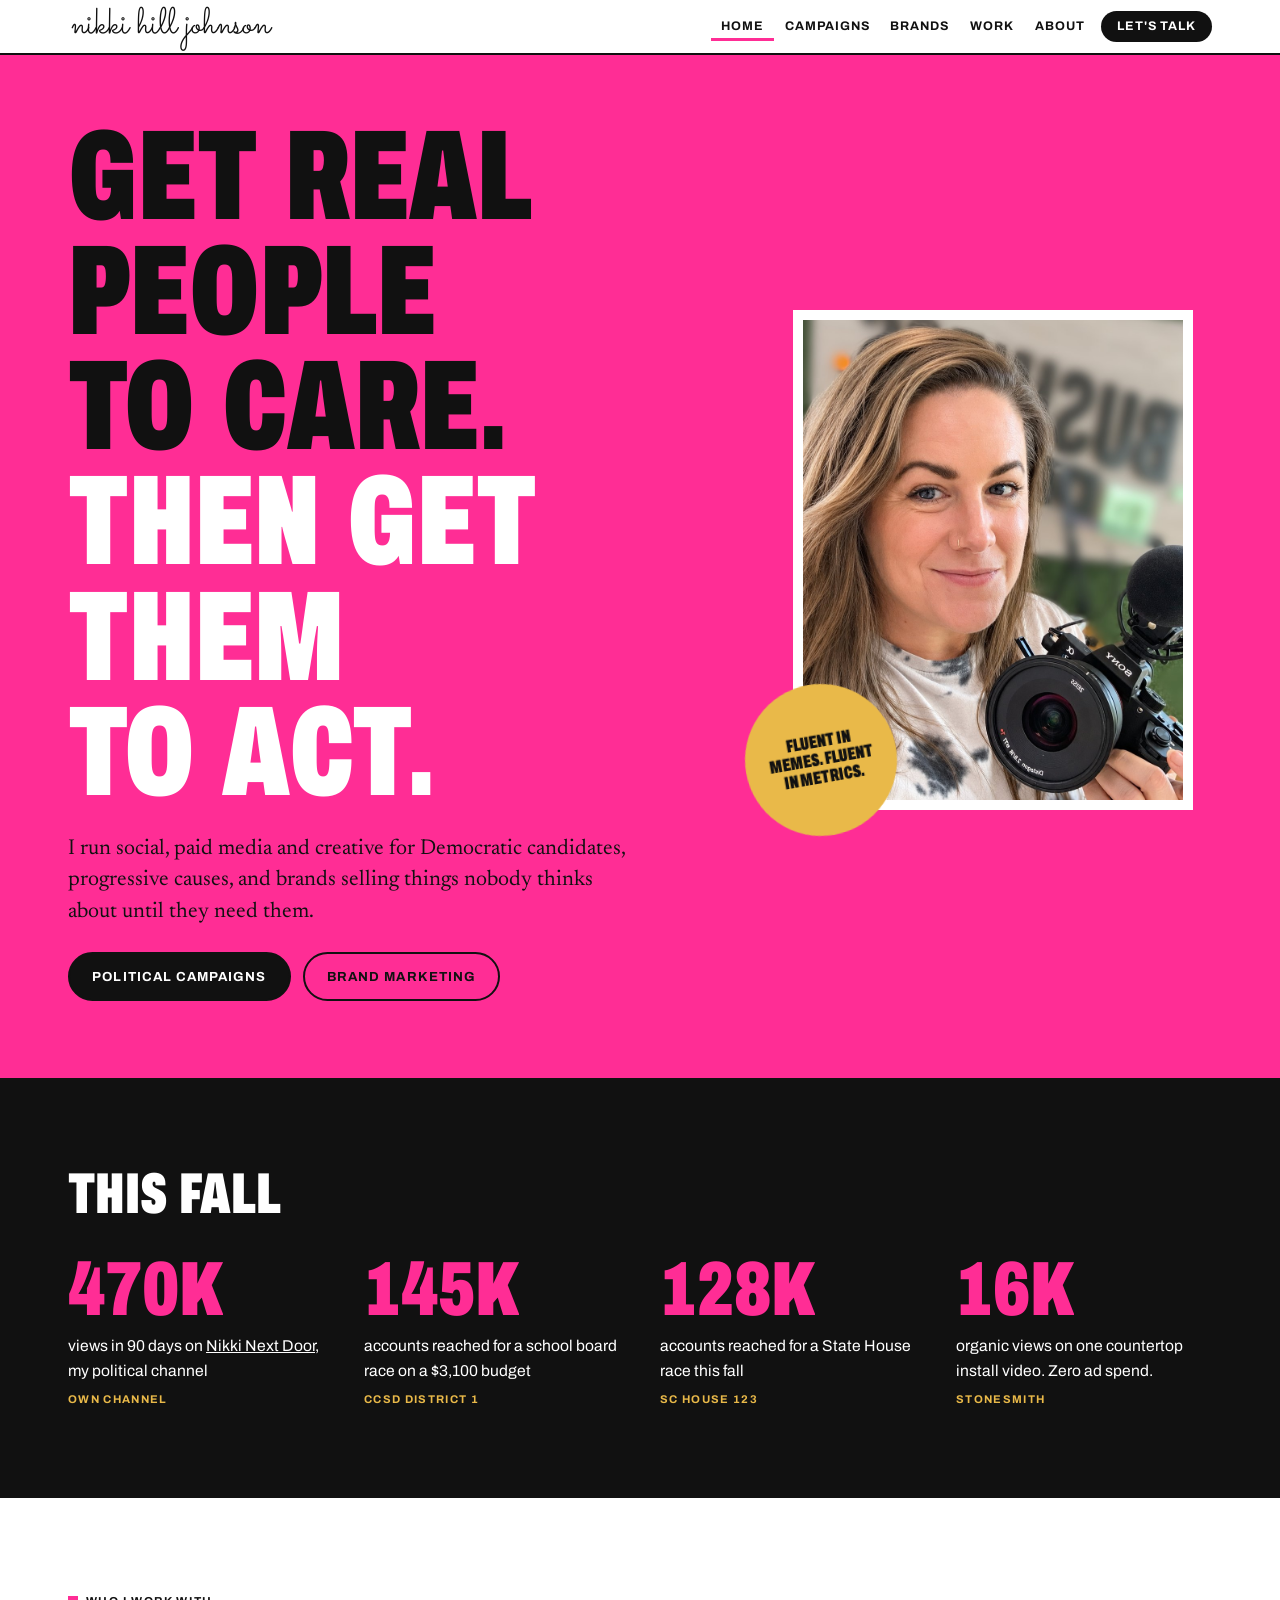
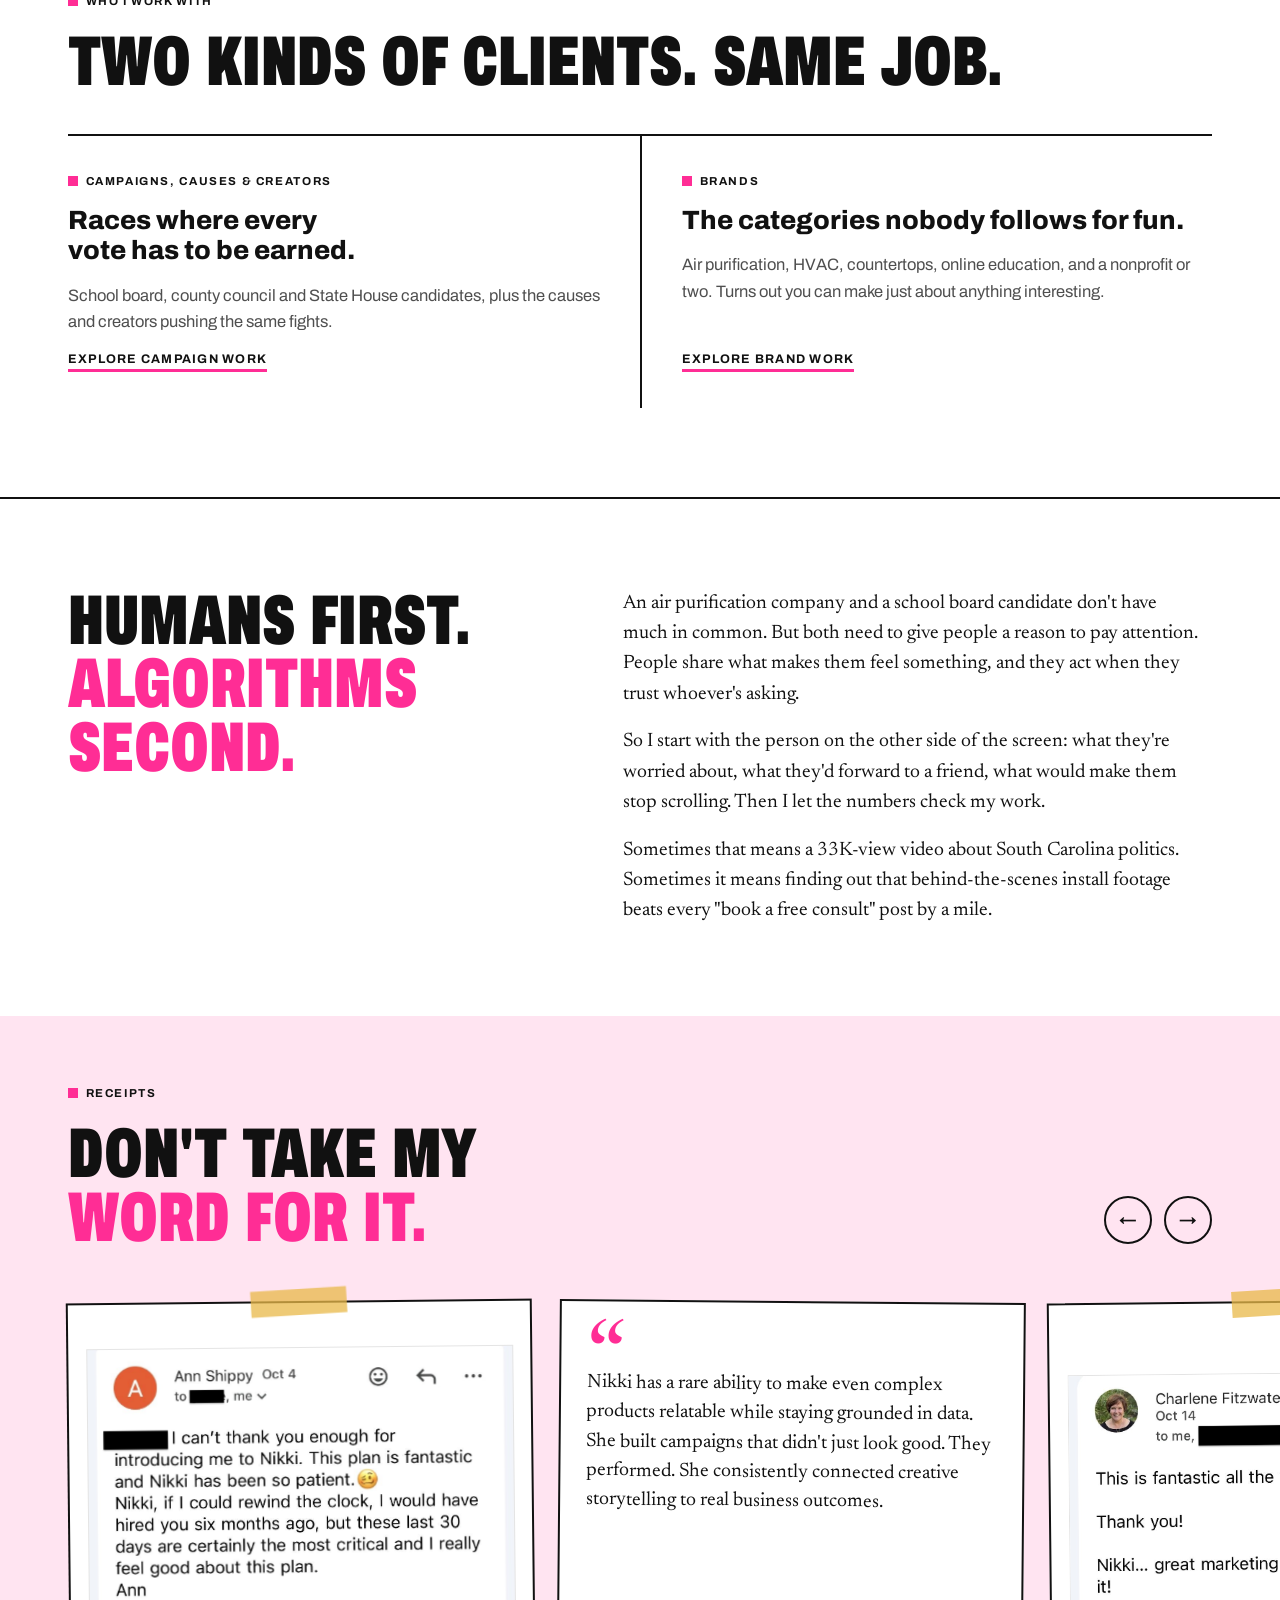
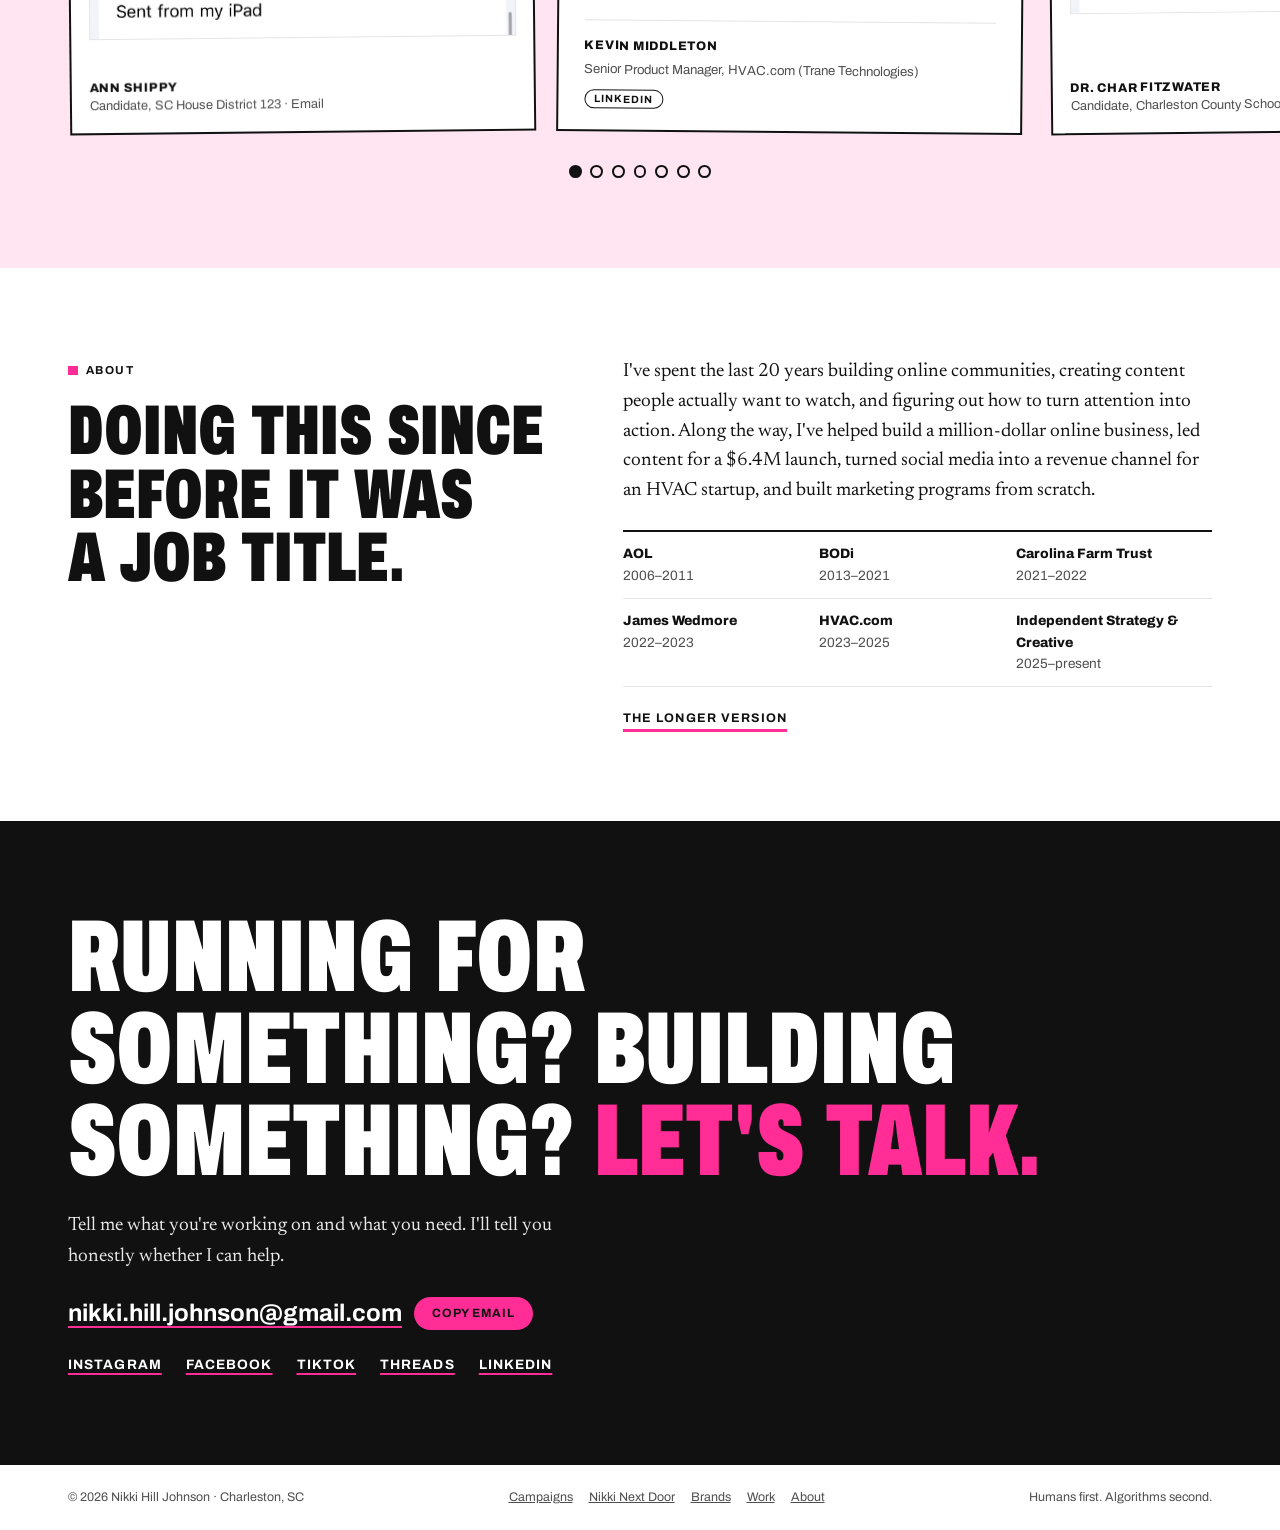
<file: index.html>
<!doctype html>
<html lang="en">
<head>
<meta charset="utf-8">
<meta name="viewport" content="width=device-width, initial-scale=1, viewport-fit=cover">
<title>Nikki Hill Johnson | Campaign &amp; Brand Digital Strategist, SC</title>
<meta name="description" content="Social, paid media and creative for Democratic candidates, progressive causes, and brands. 15+ years. Charleston, SC.">
<link rel="canonical" href="https://nikkihilljohnson.com/">
<link rel="icon" href="/favicon.svg" type="image/svg+xml">
<link rel="icon" href="/favicon-32.png" sizes="32x32" type="image/png">
<link rel="apple-touch-icon" href="/apple-touch-icon.png">
<meta property="og:type" content="website">
<meta property="og:site_name" content="Nikki Hill Johnson">
<meta property="og:title" content="Nikki Hill Johnson">
<meta property="og:description" content="Get real people to care. Then get them to act. Social, paid media and creative for campaigns, causes and brands.">
<meta property="og:url" content="https://nikkihilljohnson.com/">
<meta property="og:image" content="https://nikkihilljohnson.com/media/share-card.jpg">
<meta property="og:image:width" content="1200">
<meta property="og:image:height" content="630">
<meta property="og:image:alt" content="Get real people to care. Then get them to act. Nikki Hill Johnson, nikkihilljohnson.com">
<meta name="twitter:card" content="summary_large_image">
<meta name="twitter:image" content="https://nikkihilljohnson.com/media/share-card.jpg">
<script>(function(){var m={"campaigns":"/campaigns","brands":"/brands","work":"/work","about":"/about","case-char":"/campaigns#case-char","case-ann":"/campaigns#case-ann","case-katie":"/campaigns#case-katie","case-maple":"/brands#case-maple","case-stonesmith":"/brands#case-stonesmith","case-hvac":"/brands#case-hvac","case-wedmore":"/brands#case-wedmore","case-nyag":"/brands#case-nyag","case-cft":"/brands#case-cft","case-nnd":"/nikki-next-door"},h=location.hash.slice(1);if(m[h])location.replace(m[h]);})()</script>
<link rel="preconnect" href="https://fonts.googleapis.com">
<link rel="preconnect" href="https://fonts.gstatic.com" crossorigin>
<link rel="stylesheet" href="https://fonts.googleapis.com/css2?family=Archivo:wdth,wght@62..125,400..900&family=Newsreader:ital,opsz,wght@0,6..72,400;1,6..72,400&family=Sacramento&display=swap">
<link rel="stylesheet" href="/styles.css?v=20261109b">
<script type="application/ld+json">{"@context": "https://schema.org", "@graph": [{"@type": "Person", "@id": "https://nikkihilljohnson.com/#nikki", "name": "Nikki Hill Johnson", "alternateName": "Nikki Next Door", "url": "https://nikkihilljohnson.com/", "image": "https://nikkihilljohnson.com/media/camera.jpg", "email": "mailto:nikki.hill.johnson@gmail.com", "jobTitle": "Digital Marketing Strategist", "description": "Charleston, SC digital strategist running social, paid media and creative for Democratic candidates, progressive causes and brands. Creator of Nikki Next Door.", "address": {"@type": "PostalAddress", "addressLocality": "Charleston", "addressRegion": "SC", "addressCountry": "US"}, "homeLocation": {"@type": "Place", "name": "Charleston, South Carolina"}, "knowsAbout": ["Social media strategy", "Paid social advertising", "Meta ads", "Political campaigns", "Content strategy", "Short-form video", "South Carolina politics", "Creator partnerships", "Influencer marketing"], "sameAs": ["https://instagram.com/nikkihilljohnson", "https://www.threads.com/@nikkihilljohnson", "https://www.tiktok.com/@nikkinextdoorsc", "https://www.facebook.com/nikkinextdoorsc", "https://www.linkedin.com/in/nikkihilljohnson/"]}, {"@type": "WebSite", "@id": "https://nikkihilljohnson.com/#site", "url": "https://nikkihilljohnson.com/", "name": "Nikki Hill Johnson", "publisher": {"@id": "https://nikkihilljohnson.com/#nikki"}}, {"@type": "WebPage", "@id": "https://nikkihilljohnson.com/#page", "url": "https://nikkihilljohnson.com/", "name": "Nikki Hill Johnson | Campaign & Brand Digital Strategist, SC", "description": "Social, paid media and creative for Democratic candidates, progressive causes, and brands. 15+ years. Charleston, SC.", "isPartOf": {"@id": "https://nikkihilljohnson.com/#site"}, "about": {"@id": "https://nikkihilljohnson.com/#nikki"}}]}</script>
<script>document.documentElement.classList.add("js")</script>
</head>
<body data-page="home">

<header class="site">
  <div class="wrap">
    <a class="logo" aria-label="Nikki Hill Johnson, home" href="/">nikki hill johnson</a>
    <button class="menu-btn" type="button" id="menu-btn" aria-expanded="false" aria-controls="site-nav"><span class="bars" aria-hidden="true"></span><span class="sr">Menu</span></button>
    <nav aria-label="Main" id="site-nav">
      <a id="nav-home" href="/">Home</a>
      <a id="nav-campaigns" href="/campaigns">Campaigns</a>
      <a id="nav-brands" href="/brands">Brands</a>
      <a id="nav-work" href="/work">Work</a>
      <a id="nav-about" href="/about">About</a>
      <a class="talk" href="#contact" data-jump="contact">Let's talk</a>
    </nav>
  </div>
</header>

<main>
<div class="view" id="view-home">
  <section class="cover">
    <div class="wrap">
      <div class="copy">
        <h1 class="cond"><span>Get real people to care.</span><span class="w">Then get them to act.</span></h1>
        <p class="dek">I run social, paid media and creative for Democratic candidates, progressive causes, and brands selling things nobody thinks about until they need them.</p>
        <div class="actions">
          <a class="btn solid" href="/campaigns">Political Campaigns</a>
          <a class="btn ghost" href="/brands">Brand Marketing</a>
        </div>
      </div>
      <figure class="print">
        <img src="/media/camera.jpg" alt="Nikki Hill Johnson holding a camera with a shotgun mic">
        <div class="sticker" aria-hidden="true">Fluent in memes. Fluent in metrics.</div>
      </figure>
    </div>
  </section>

  <section class="band">
    <div class="wrap">
      <div class="band-head">
        <h2 class="cond">This fall</h2>
      </div>
      <ul class="proof">
        <li><span class="big">470K</span><p>views in 90 days on <a href="/nikki-next-door">Nikki Next Door</a>, my political channel</p><span class="src">Own channel</span></li>
        <li><span class="big">145K</span><p>accounts reached for a school board race on a $3,100 budget</p><span class="src">CCSD District 1</span></li>
        <li><span class="big">128K</span><p>accounts reached for a State House race this fall</p><span class="src">SC House 123</span></li>
        <li><span class="big">16K</span><p>organic views on one countertop install video. Zero ad spend.</p><span class="src">StoneSmith</span></li>
      </ul>
    </div>
  </section>

  <section>
    <div class="wrap">
      <span class="label">Who I work with</span>
      <h2 class="cond h2" style="margin-top:1rem">Two kinds of clients. Same job.</h2>
      <div class="doors">
        <div class="door">
          <span class="label">Campaigns, causes &amp; creators</span>
          <h3>Races where every vote has to be earned.</h3>
          <p>School board, county council and State House candidates, plus the causes and creators pushing the same fights.</p>
          <a class="go" href="/campaigns">Explore Campaign Work</a>
        </div>
        <div class="door">
          <span class="label">Brands</span>
          <h3>The categories nobody follows for fun.</h3>
          <p>Air purification, HVAC, countertops, online education, and a nonprofit or two. Turns out you can make just about anything interesting.</p>
          <a class="go" href="/brands">Explore Brand Work</a>
        </div>
      </div>
    </div>
  </section>

  <section class="rule">
    <div class="wrap split">
      <h2 class="cond h2">Humans first. <span class="p">Algorithms second.</span></h2>
      <div class="reading">
        <p>An air purification company and a school board candidate don't have much in common. But both need to give people a reason to pay attention. People share what makes them feel something, and they act when they trust whoever's asking.</p>
        <p>So I start with the person on the other side of the screen: what they're worried about, what they'd forward to a friend, what would make them stop scrolling. Then I let the numbers check my work.</p>
        <p>Sometimes that means a 33K-view video about South Carolina politics. Sometimes it means finding out that behind-the-scenes install footage beats every "book a free consult" post by a mile.</p>
      </div>
    </div>
  </section>

  <section class="proof-sec" id="receipts" aria-roledescription="carousel" aria-label="Testimonials">
    <div class="wrap">
      <div class="tc-head">
        <div>
          <span class="label">Receipts</span>
          <h2 class="cond h2" style="margin-top:1rem">Don't take my <span class="p" style="display:block">word for it.</span></h2>
        </div>
        <div class="tc-ctl">
          <button type="button" class="tc-prev" aria-label="Previous testimonial">←</button>
          <button type="button" class="tc-next" aria-label="Next testimonial">→</button>
        </div>
      </div>
    </div>
    <div class="tc">
      <div class="tc-track" tabindex="0" aria-label="Testimonials, scroll sideways for more">
        <figure class="tc-card tc-shot"><div class="tc-paper"><div class="tc-imgbox"><img src="/media/r-ann-rewind.jpg" alt="Email from Ann Shippy" width="1179" height="801" loading="lazy" decoding="async"><span class="tc-more" aria-hidden="true">Tap to read</span></div><p class="sr">I can't thank you enough for introducing me to Nikki. This plan is fantastic and Nikki has been so patient. Nikki, if I could rewind the clock, I would have hired you six months ago, but these last 30 days are certainly the most critical and I really feel good about this plan. Ann</p><figcaption><b>Ann Shippy</b> Candidate, SC House District 123 · Email</figcaption></div></figure>
        <figure class="tc-card tc-quote"><div class="tc-paper"><span class="tc-mark" aria-hidden="true">“</span><blockquote><p>Nikki has a rare ability to make even complex products relatable while staying grounded in data. She built campaigns that didn't just look good. They performed. She consistently connected creative storytelling to real business outcomes.</p></blockquote><figcaption><b>Kevin Middleton</b><span>Senior Product Manager, HVAC.com (Trane Technologies)</span><span class="tc-src">LinkedIn</span></figcaption></div></figure>
        <figure class="tc-card tc-shot"><div class="tc-paper"><div class="tc-imgbox"><img src="/media/r-char-fantastic.jpg" alt="Email from Char Fitzwater" width="1179" height="657" loading="lazy" decoding="async"><span class="tc-more" aria-hidden="true">Tap to read</span></div><p class="sr">This is fantastic all the way around!!! Thank you! Nikki… great marketing communication! Love it!</p><figcaption><b>Dr. Char Fitzwater</b> Candidate, Charleston County School Board · Email</figcaption></div></figure>
        <figure class="tc-card tc-quote"><div class="tc-paper"><span class="tc-mark" aria-hidden="true">“</span><blockquote><p>I've been recommending Nikki to other businesses because her content is sharp and instantly elevates how professional our social media looks.</p></blockquote><figcaption><b>Garrett Smith</b><span>CEO, StoneSmith Countertops</span><span class="tc-src">Review</span></figcaption></div></figure>
        <figure class="tc-card tc-quote"><div class="tc-paper"><span class="tc-mark" aria-hidden="true">“</span><blockquote><p>You are so darn talented, and I am ever grateful for your work and your updates and having an executable plan. You are such a professional.</p></blockquote><figcaption><b>Ann Shippy</b><span>Candidate, SC House District 123</span><span class="tc-src">Email</span></figcaption></div></figure>
        <figure class="tc-card tc-shot"><div class="tc-paper"><div class="tc-imgbox"><img src="/media/r-andrew.jpg" alt="Email from Maple Air" width="1179" height="1126" loading="lazy" decoding="async"><span class="tc-more" aria-hidden="true">Tap to read</span></div><p class="sr">Good post today – best one yet. Sending to principal for sure!</p><figcaption><b>Maple Air</b> On a video about germs in schools · Email</figcaption></div></figure>
        <figure class="tc-card tc-quote"><div class="tc-paper"><span class="tc-mark" aria-hidden="true">“</span><blockquote><p>Nikki can take an undefined space and turn it into something cohesive, engaging, and scalable. She combines strong creative instincts with real audience insight, and she brings an energy that makes collaboration genuinely enjoyable.</p></blockquote><figcaption><b>Lee Basnight</b><span>Head Creative Strategist, SAUHS Studios</span><span class="tc-src">LinkedIn</span></figcaption></div></figure>
      </div>
    </div>
    <div class="wrap"><div class="tc-dots" role="group" aria-label="Choose a testimonial"><button type="button" aria-label="Testimonial 1 of 7"></button><button type="button" aria-label="Testimonial 2 of 7"></button><button type="button" aria-label="Testimonial 3 of 7"></button><button type="button" aria-label="Testimonial 4 of 7"></button><button type="button" aria-label="Testimonial 5 of 7"></button><button type="button" aria-label="Testimonial 6 of 7"></button><button type="button" aria-label="Testimonial 7 of 7"></button></div></div>
  </section>

  <section>
    <div class="wrap split">
      <div>
        <span class="label">About</span>
        <h2 class="cond h2" style="margin-top:1rem">Doing this since before it was a job title.</h2>
      </div>
      <div style="display:flex;flex-direction:column;gap:1rem">
        <p class="serif" style="font-size:1.2rem;line-height:1.55">I've spent the last 20 years building online communities, creating content people actually want to watch, and figuring out how to turn attention into action. Along the way, I've helped build a million-dollar online business, led content for a $6.4M launch, turned social media into a revenue channel for an HVAC startup, and built marketing programs from scratch.</p>
        <ul class="cv" aria-label="Career">
          <li><b>AOL</b><span>2006–2011</span></li>
          <li><b>BODi</b><span>2013–2021</span></li>
          <li><b>Carolina Farm Trust</b><span>2021–2022</span></li>
          <li><b>James Wedmore</b><span>2022–2023</span></li>
          <li><b>HVAC.com</b><span>2023–2025</span></li>
          <li><b>Independent Strategy &amp; Creative</b><span>2025–present</span></li>
        </ul>
        <a class="go" style="margin-top:.5rem" href="/about">The longer version</a>
      </div>
    </div>
  </section>
</div>

<section class="contact" id="contact">
  <div class="wrap">
    <h2 class="cond">Running for something? Building something? <span class="p">Let's talk.</span></h2>
    <p>Tell me what you're working on and what you need. I'll tell you honestly whether I can help.</p>
    <div class="mail">
      <a id="email" class="email" href="mailto:nikki.hill.johnson@gmail.com">nikki.hill.johnson@gmail.com</a>
      <button class="copy-btn" type="button" id="copy-email">Copy email</button>
    </div>
    <div class="links">
      <a href="https://instagram.com/nikkihilljohnson" target="_blank" rel="noopener">Instagram</a>
      <a href="https://www.facebook.com/nikkinextdoorsc" target="_blank" rel="noopener">Facebook</a>
      <a href="https://www.tiktok.com/@nikkinextdoorsc" target="_blank" rel="noopener">TikTok</a>
      <a href="https://www.threads.com/@nikkihilljohnson" target="_blank" rel="noopener">Threads</a>
      <a href="https://www.linkedin.com/in/nikkihilljohnson/" target="_blank" rel="noopener">LinkedIn</a>
    </div>
  </div>
</section>
</main>

<footer class="site"><div class="wrap"><span>© 2026 Nikki Hill Johnson · Charleston, SC</span><span class="foot-links"><a href="/campaigns">Campaigns</a><a href="/nikki-next-door">Nikki Next Door</a><a href="/brands">Brands</a><a href="/work">Work</a><a href="/about">About</a></span><span>Humans first. Algorithms second.</span></div></footer>

<div class="lbx" id="lbx" hidden role="dialog" aria-modal="true" aria-label="Enlarged view">
  <div class="lbx-top"><span class="lbx-count" id="lbx-count"></span><button type="button" class="lbx-close" id="lbx-close" aria-label="Close enlarged view">Close ✕</button></div>
  <div class="lbx-stage" id="lbx-stage"></div>
  <button type="button" class="lbx-nav prev" id="lbx-prev" aria-label="Previous item">←</button>
  <button type="button" class="lbx-nav next" id="lbx-next" aria-label="Next item">→</button>
  <p class="lbx-cap" id="lbx-cap"></p>
</div>
<script src="/site.js?v=20261103b"></script>
</body>
</html>
</file>
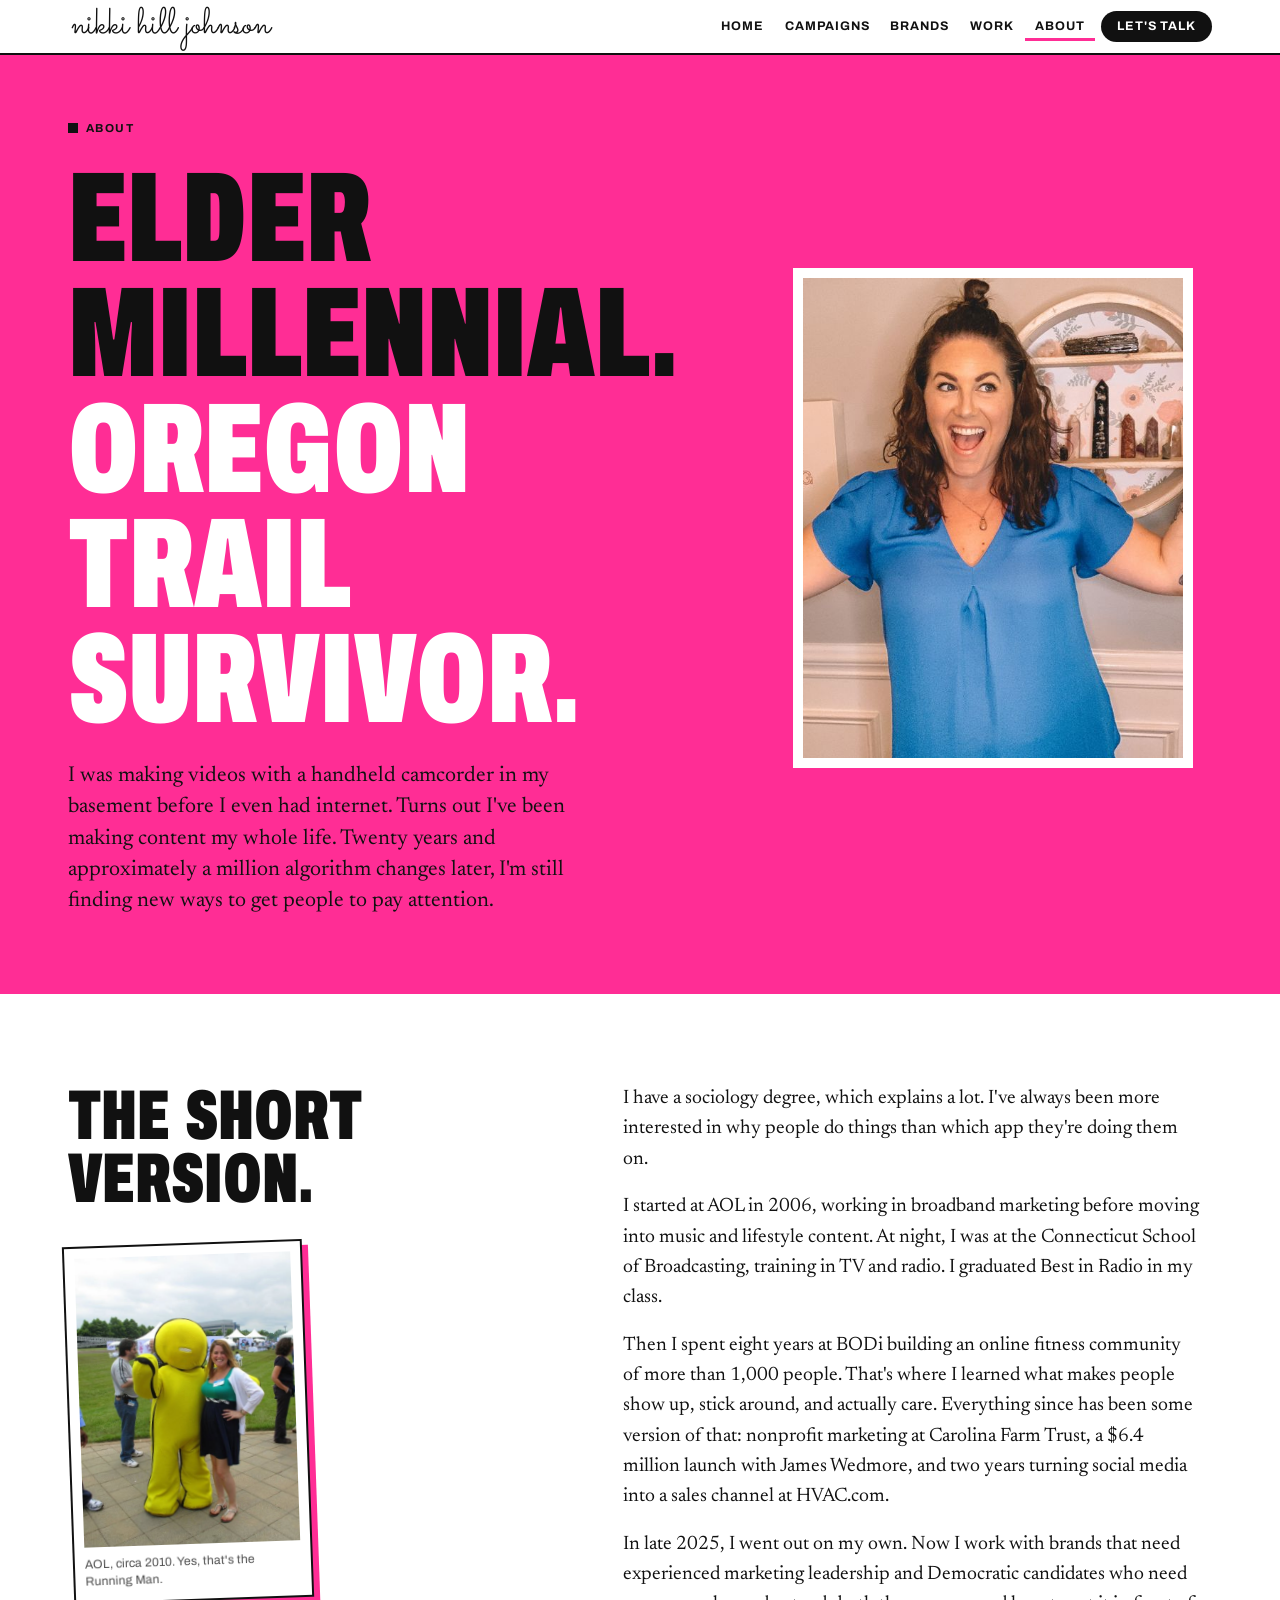
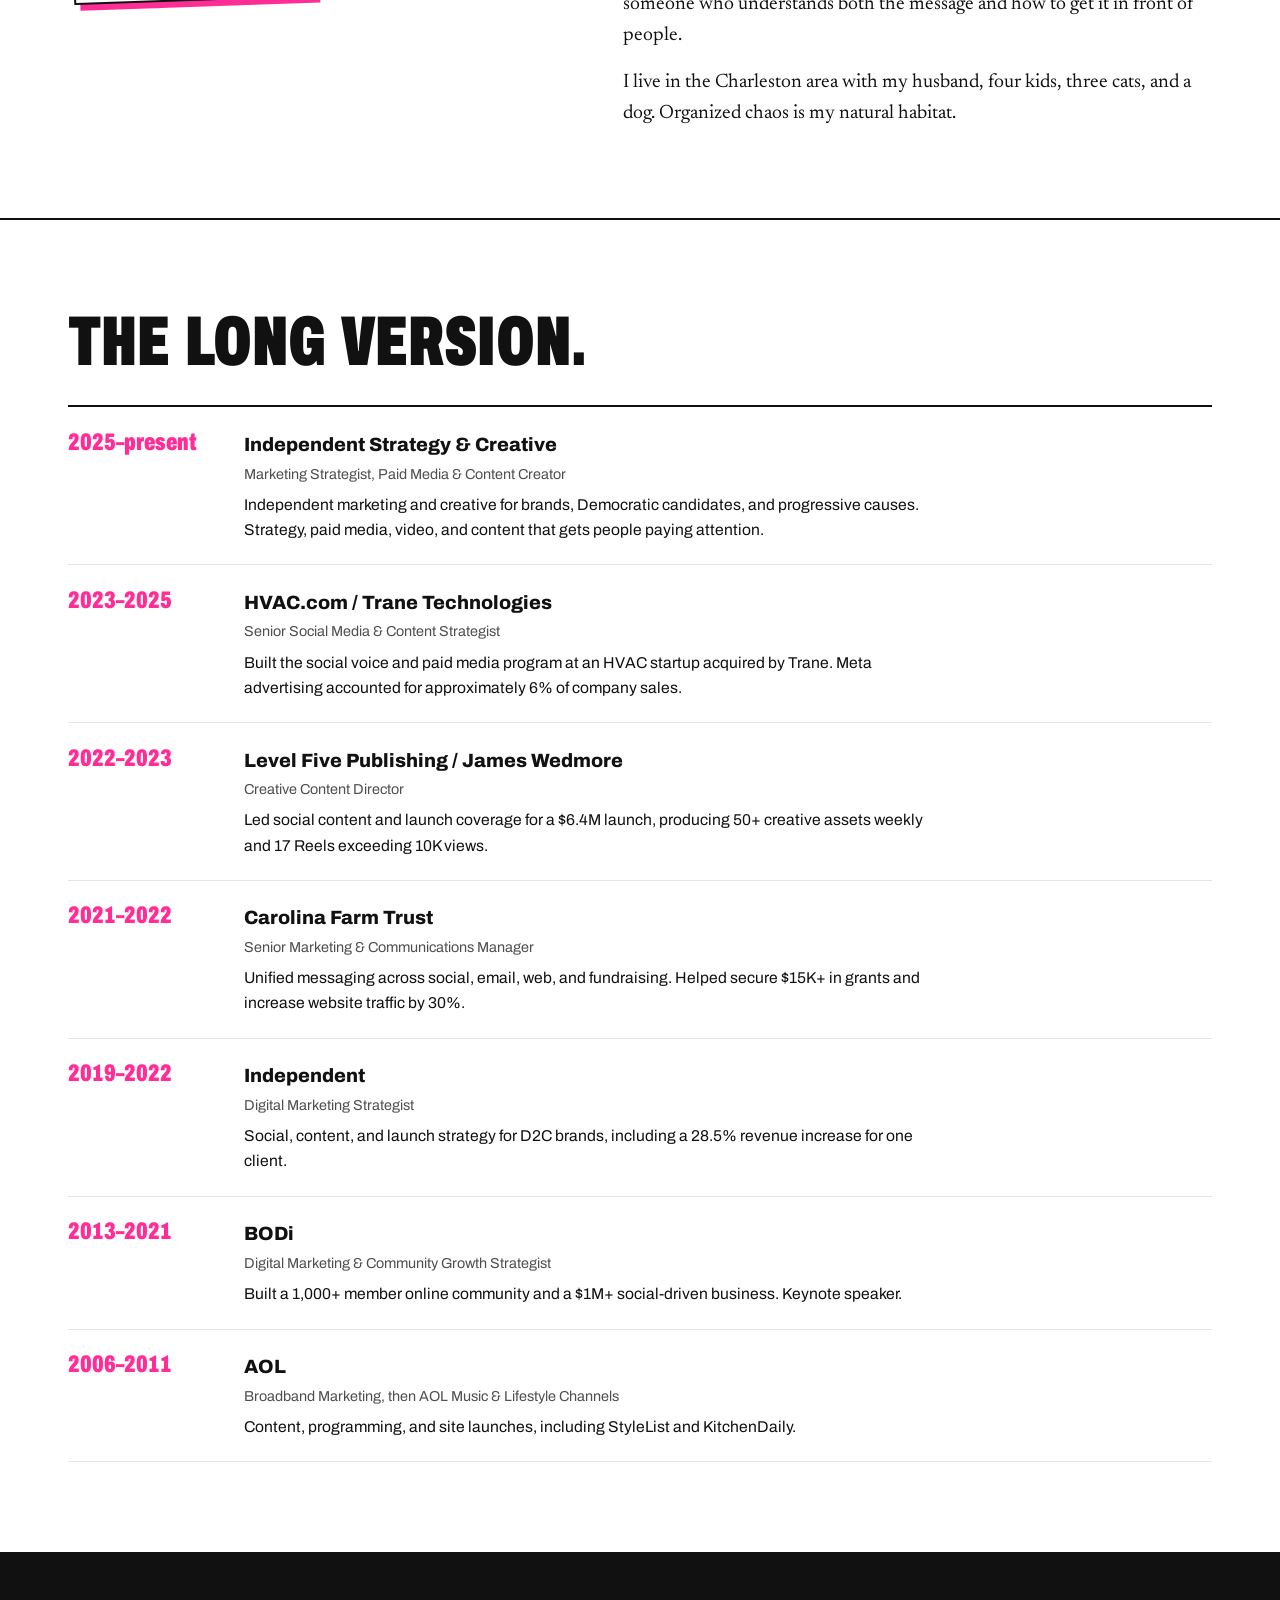
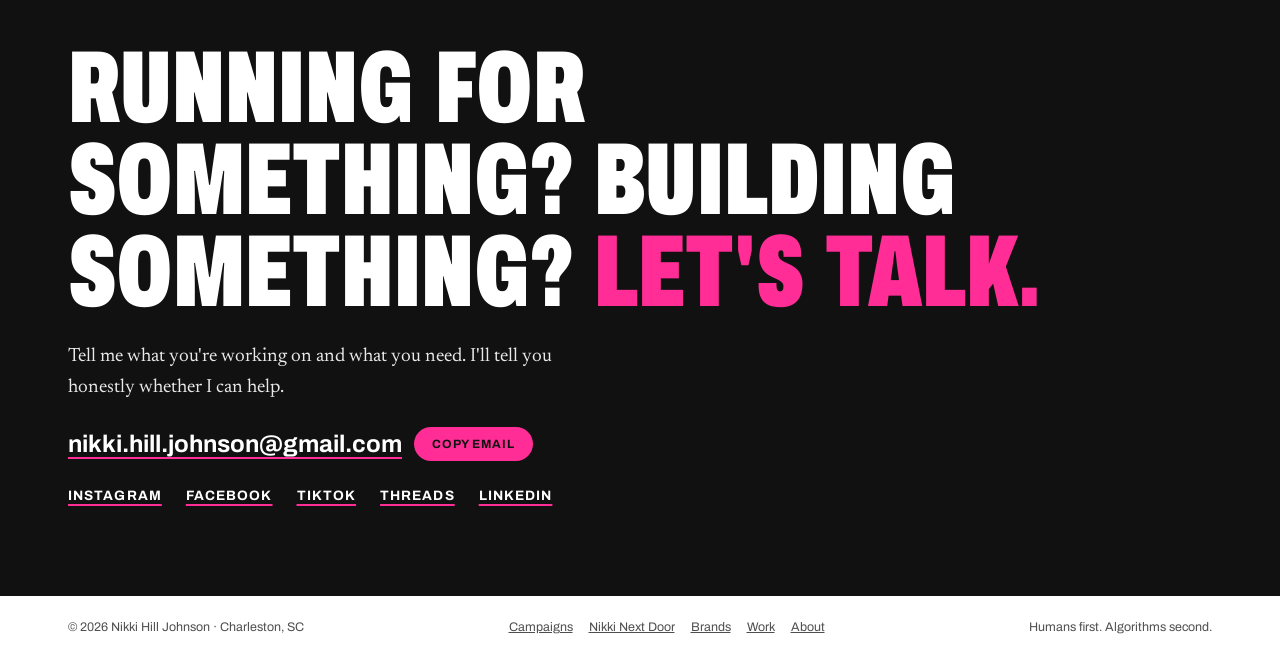
<file: about.html>
<!doctype html>
<html lang="en">
<head>
<meta charset="utf-8">
<meta name="viewport" content="width=device-width, initial-scale=1, viewport-fit=cover">
<title>About Nikki Hill Johnson | Charleston, SC Marketing Strategist</title>
<meta name="description" content="From AOL in 2006 to BODi, HVAC.com and independent work for brands and Democratic candidates. 15+ years in digital marketing, based in the Charleston area.">
<link rel="canonical" href="https://nikkihilljohnson.com/about">
<link rel="icon" href="/favicon.svg" type="image/svg+xml">
<link rel="icon" href="/favicon-32.png" sizes="32x32" type="image/png">
<link rel="apple-touch-icon" href="/apple-touch-icon.png">
<meta property="og:type" content="website">
<meta property="og:site_name" content="Nikki Hill Johnson">
<meta property="og:title" content="About | Nikki Hill Johnson">
<meta property="og:description" content="Elder millennial. Oregon Trail survivor. 15+ years in digital marketing.">
<meta property="og:url" content="https://nikkihilljohnson.com/about">
<meta property="og:image" content="https://nikkihilljohnson.com/media/share-card.jpg">
<meta property="og:image:width" content="1200">
<meta property="og:image:height" content="630">
<meta property="og:image:alt" content="Get real people to care. Then get them to act. Nikki Hill Johnson, nikkihilljohnson.com">
<meta name="twitter:card" content="summary_large_image">
<meta name="twitter:image" content="https://nikkihilljohnson.com/media/share-card.jpg">

<link rel="preconnect" href="https://fonts.googleapis.com">
<link rel="preconnect" href="https://fonts.gstatic.com" crossorigin>
<link rel="stylesheet" href="https://fonts.googleapis.com/css2?family=Archivo:wdth,wght@62..125,400..900&family=Newsreader:ital,opsz,wght@0,6..72,400;1,6..72,400&family=Sacramento&display=swap">
<link rel="stylesheet" href="/styles.css?v=20261109b">
<script type="application/ld+json">{"@context": "https://schema.org", "@graph": [{"@type": "Person", "@id": "https://nikkihilljohnson.com/#nikki", "name": "Nikki Hill Johnson", "alternateName": "Nikki Next Door", "url": "https://nikkihilljohnson.com/", "image": "https://nikkihilljohnson.com/media/camera.jpg", "email": "mailto:nikki.hill.johnson@gmail.com", "jobTitle": "Digital Marketing Strategist", "description": "Charleston, SC digital strategist running social, paid media and creative for Democratic candidates, progressive causes and brands. Creator of Nikki Next Door.", "address": {"@type": "PostalAddress", "addressLocality": "Charleston", "addressRegion": "SC", "addressCountry": "US"}, "homeLocation": {"@type": "Place", "name": "Charleston, South Carolina"}, "knowsAbout": ["Social media strategy", "Paid social advertising", "Meta ads", "Political campaigns", "Content strategy", "Short-form video", "South Carolina politics", "Creator partnerships", "Influencer marketing"], "sameAs": ["https://instagram.com/nikkihilljohnson", "https://www.threads.com/@nikkihilljohnson", "https://www.tiktok.com/@nikkinextdoorsc", "https://www.facebook.com/nikkinextdoorsc", "https://www.linkedin.com/in/nikkihilljohnson/"]}, {"@type": "WebSite", "@id": "https://nikkihilljohnson.com/#site", "url": "https://nikkihilljohnson.com/", "name": "Nikki Hill Johnson", "publisher": {"@id": "https://nikkihilljohnson.com/#nikki"}}, {"@type": "ProfilePage", "@id": "https://nikkihilljohnson.com/about#page", "url": "https://nikkihilljohnson.com/about", "name": "About Nikki Hill Johnson | Charleston, SC Marketing Strategist", "description": "From AOL in 2006 to BODi, HVAC.com and independent work for brands and Democratic candidates. 15+ years in digital marketing, based in the Charleston area.", "isPartOf": {"@id": "https://nikkihilljohnson.com/#site"}, "mainEntity": {"@id": "https://nikkihilljohnson.com/#nikki"}, "about": {"@id": "https://nikkihilljohnson.com/#nikki"}}]}</script>
<script>document.documentElement.classList.add("js")</script>
</head>
<body data-page="about">

<header class="site">
  <div class="wrap">
    <a class="logo" aria-label="Nikki Hill Johnson, home" href="/">nikki hill johnson</a>
    <button class="menu-btn" type="button" id="menu-btn" aria-expanded="false" aria-controls="site-nav"><span class="bars" aria-hidden="true"></span><span class="sr">Menu</span></button>
    <nav aria-label="Main" id="site-nav">
      <a id="nav-home" href="/">Home</a>
      <a id="nav-campaigns" href="/campaigns">Campaigns</a>
      <a id="nav-brands" href="/brands">Brands</a>
      <a id="nav-work" href="/work">Work</a>
      <a id="nav-about" href="/about">About</a>
      <a class="talk" href="#contact" data-jump="contact">Let's talk</a>
    </nav>
  </div>
</header>

<main>
<div class="view" id="view-about">
  <section class="cover">
    <div class="wrap">
      <div class="copy">
        <span class="label">About</span>
        <h1 class="cond page-h1">Elder millennial. <span class="w" style="color:#fff">Oregon Trail survivor.</span></h1>
        <p class="dek">I was making videos with a handheld camcorder in my basement before I even had internet. Turns out I've been making content my whole life. Twenty years and approximately a million algorithm changes later, I'm still finding new ways to get people to pay attention.</p>
      </div>
      <figure class="print">
        <img src="/media/excited.jpg" alt="Nikki Hill Johnson with arms out, mid-laugh" style="object-position:50% 25%">
      </figure>
    </div>
  </section>

  <section>
    <div class="wrap split">
      <div class="short-side">
        <h2 class="cond h2">The short version.</h2>
        <figure class="snap">
          <img src="/media/aol-2010.jpg" alt="Nikki at an AOL event in 2010, posing next to the AOL Running Man mascot" width="540" height="720" loading="lazy" decoding="async">
          <figcaption>AOL, circa 2010. Yes, that's the Running Man.</figcaption>
        </figure>
      </div>
      <div class="reading">
        <p>I have a sociology degree, which explains a lot. I've always been more interested in why people do things than which app they're doing them on.</p>
        <p>I started at AOL in 2006, working in broadband marketing before moving into music and lifestyle content. At night, I was at the Connecticut School of Broadcasting, training in TV and radio. I graduated Best in Radio in my class.</p>
        <p>Then I spent eight years at BODi building an online fitness community of more than 1,000 people. That's where I learned what makes people show up, stick around, and actually care. Everything since has been some version of that: nonprofit marketing at Carolina Farm Trust, a $6.4 million launch with James Wedmore, and two years turning social media into a sales channel at HVAC.com.</p>
        <p>In late 2025, I went out on my own. Now I work with brands that need experienced marketing leadership and Democratic candidates who need someone who understands both the message and how to get it in front of people.</p>
        <p>I live in the Charleston area with my husband, four kids, three cats, and a dog. Organized chaos is my natural habitat.</p>
      </div>
    </div>
  </section>

  <section class="rule">
    <div class="wrap">
      <h2 class="cond h2">The long version.</h2>
      <ol class="timeline">
        <li><span class="yrs">2025–present</span><div><h3>Independent Strategy &amp; Creative</h3><span class="ttl">Marketing Strategist, Paid Media &amp; Content Creator</span><p>Independent marketing and creative for brands, Democratic candidates, and progressive causes. Strategy, paid media, video, and content that gets people paying attention.</p></div></li>
        <li><span class="yrs">2023–2025</span><div><h3>HVAC.com / Trane Technologies</h3><span class="ttl">Senior Social Media &amp; Content Strategist</span><p>Built the social voice and paid media program at an HVAC startup acquired by Trane. Meta advertising accounted for approximately 6% of company sales.</p></div></li>
        <li><span class="yrs">2022–2023</span><div><h3>Level Five Publishing / James Wedmore</h3><span class="ttl">Creative Content Director</span><p>Led social content and launch coverage for a $6.4M launch, producing 50+ creative assets weekly and 17 Reels exceeding 10K views.</p></div></li>
        <li><span class="yrs">2021–2022</span><div><h3>Carolina Farm Trust</h3><span class="ttl">Senior Marketing &amp; Communications Manager</span><p>Unified messaging across social, email, web, and fundraising. Helped secure $15K+ in grants and increase website traffic by 30%.</p></div></li>
        <li><span class="yrs">2019–2022</span><div><h3>Independent</h3><span class="ttl">Digital Marketing Strategist</span><p>Social, content, and launch strategy for D2C brands, including a 28.5% revenue increase for one client.</p></div></li>
        <li><span class="yrs">2013–2021</span><div><h3>BODi</h3><span class="ttl">Digital Marketing &amp; Community Growth Strategist</span><p>Built a 1,000+ member online community and a $1M+ social-driven business. Keynote speaker.</p></div></li>
        <li><span class="yrs">2006–2011</span><div><h3>AOL</h3><span class="ttl">Broadband Marketing, then AOL Music &amp; Lifestyle Channels</span><p>Content, programming, and site launches, including StyleList and KitchenDaily.</p></div></li>
      </ol>
    </div>
  </section>
</div>

<section class="contact" id="contact">
  <div class="wrap">
    <h2 class="cond">Running for something? Building something? <span class="p">Let's talk.</span></h2>
    <p>Tell me what you're working on and what you need. I'll tell you honestly whether I can help.</p>
    <div class="mail">
      <a id="email" class="email" href="mailto:nikki.hill.johnson@gmail.com">nikki.hill.johnson@gmail.com</a>
      <button class="copy-btn" type="button" id="copy-email">Copy email</button>
    </div>
    <div class="links">
      <a href="https://instagram.com/nikkihilljohnson" target="_blank" rel="noopener">Instagram</a>
      <a href="https://www.facebook.com/nikkinextdoorsc" target="_blank" rel="noopener">Facebook</a>
      <a href="https://www.tiktok.com/@nikkinextdoorsc" target="_blank" rel="noopener">TikTok</a>
      <a href="https://www.threads.com/@nikkihilljohnson" target="_blank" rel="noopener">Threads</a>
      <a href="https://www.linkedin.com/in/nikkihilljohnson/" target="_blank" rel="noopener">LinkedIn</a>
    </div>
  </div>
</section>
</main>

<footer class="site"><div class="wrap"><span>© 2026 Nikki Hill Johnson · Charleston, SC</span><span class="foot-links"><a href="/campaigns">Campaigns</a><a href="/nikki-next-door">Nikki Next Door</a><a href="/brands">Brands</a><a href="/work">Work</a><a href="/about">About</a></span><span>Humans first. Algorithms second.</span></div></footer>

<div class="lbx" id="lbx" hidden role="dialog" aria-modal="true" aria-label="Enlarged view">
  <div class="lbx-top"><span class="lbx-count" id="lbx-count"></span><button type="button" class="lbx-close" id="lbx-close" aria-label="Close enlarged view">Close ✕</button></div>
  <div class="lbx-stage" id="lbx-stage"></div>
  <button type="button" class="lbx-nav prev" id="lbx-prev" aria-label="Previous item">←</button>
  <button type="button" class="lbx-nav next" id="lbx-next" aria-label="Next item">→</button>
  <p class="lbx-cap" id="lbx-cap"></p>
</div>
<script src="/site.js?v=20261103b"></script>
</body>
</html>
</file>
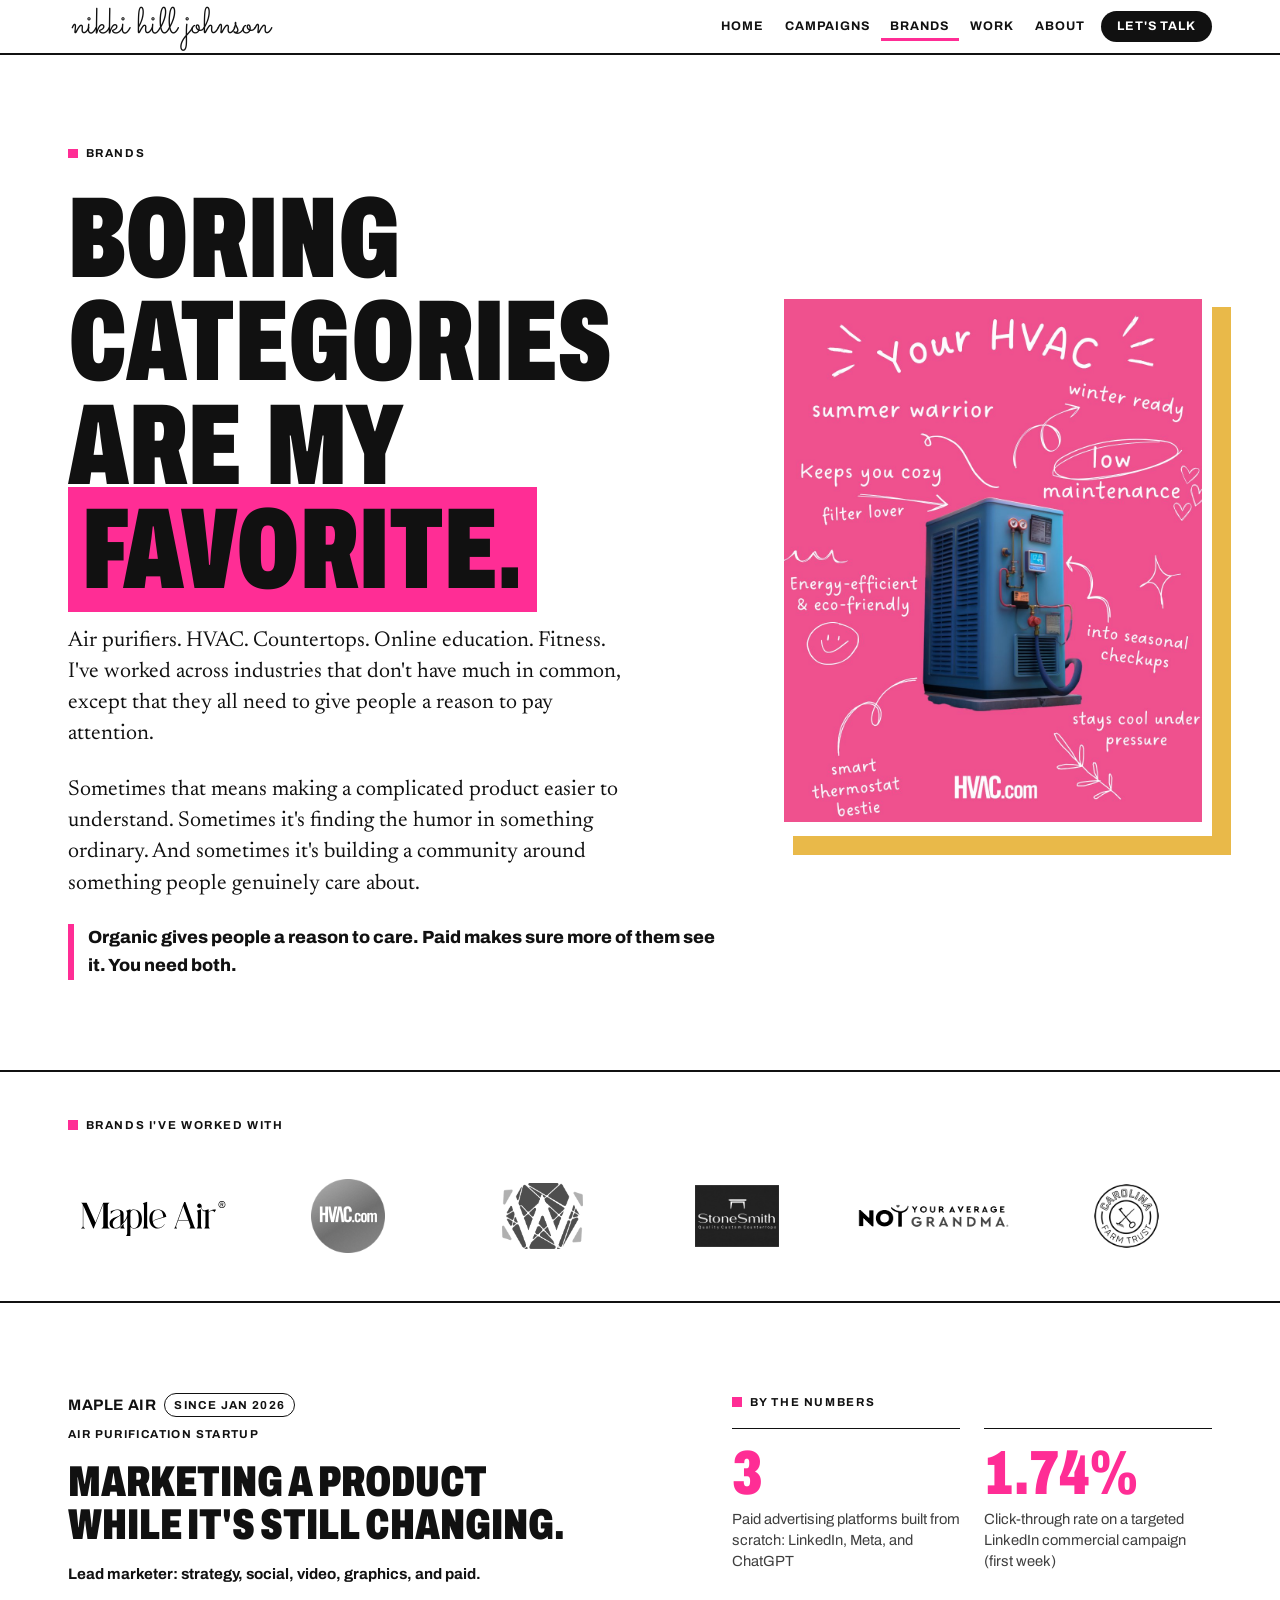
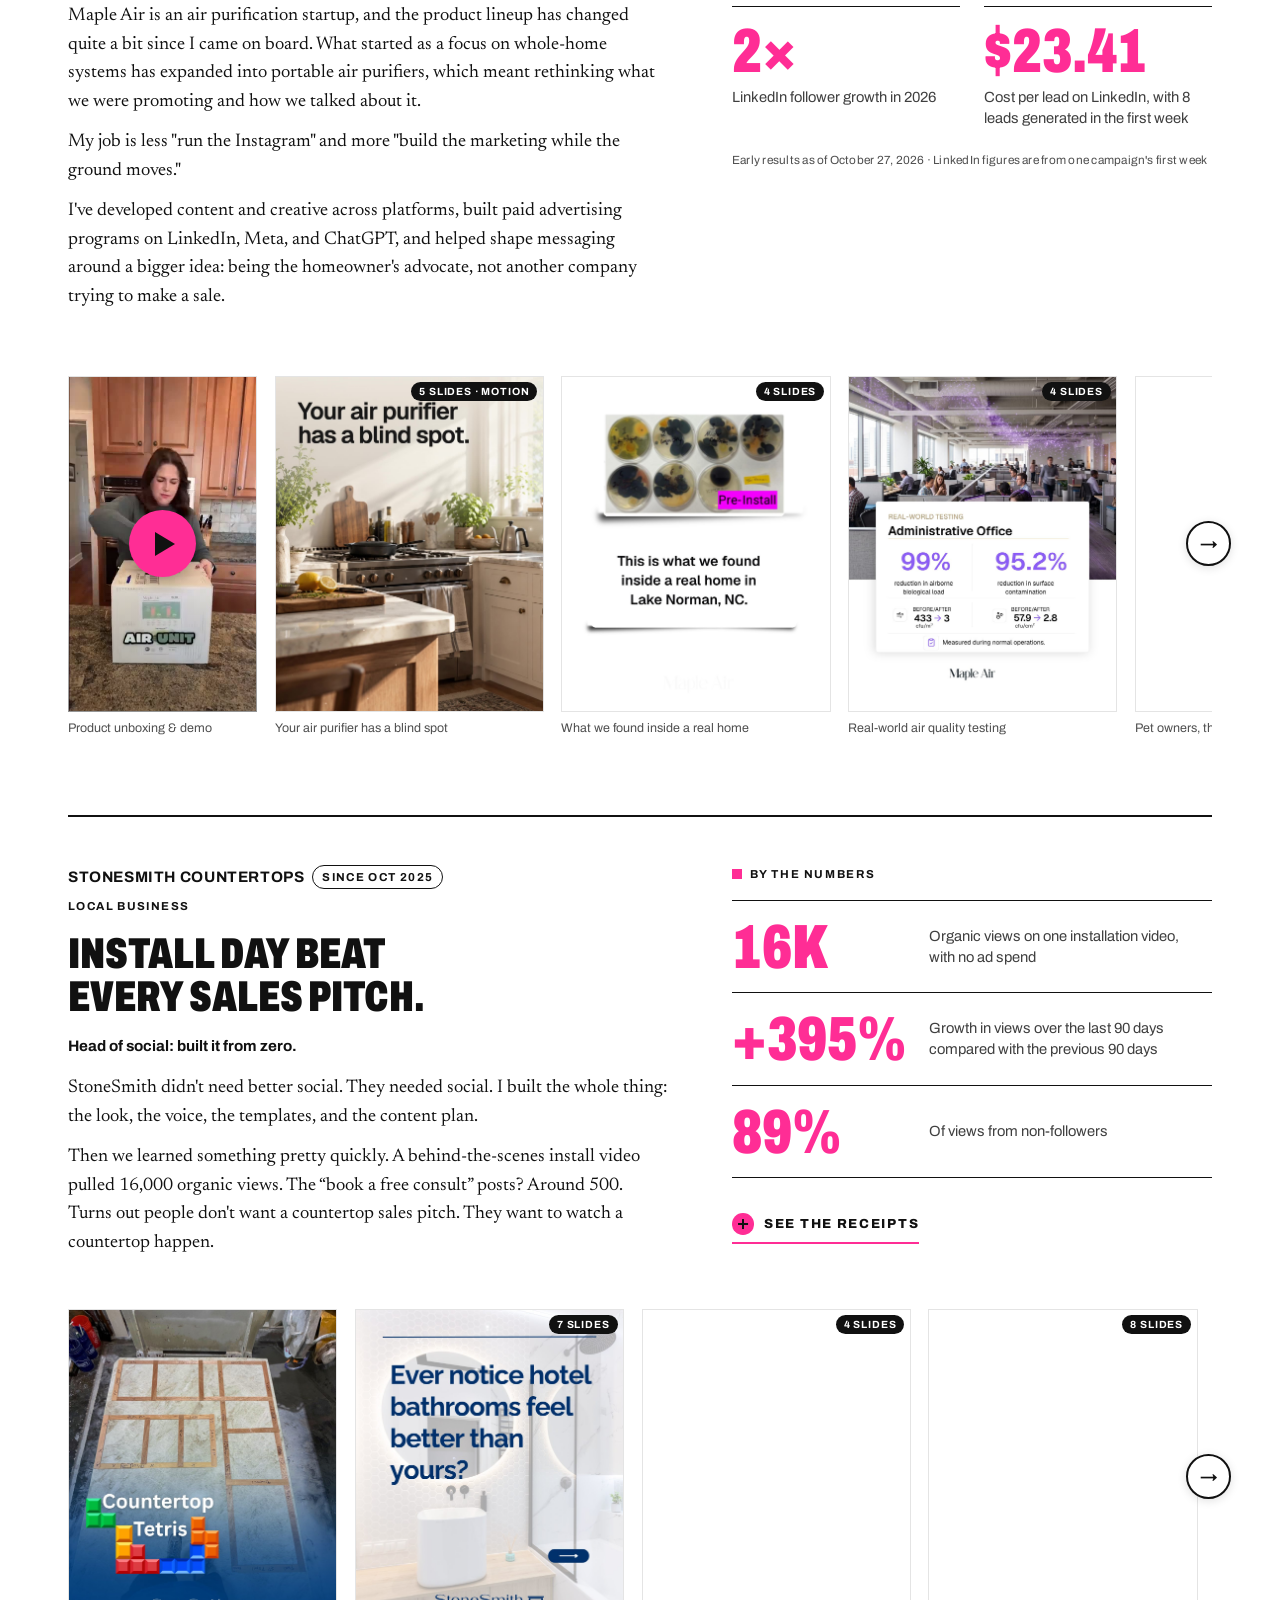
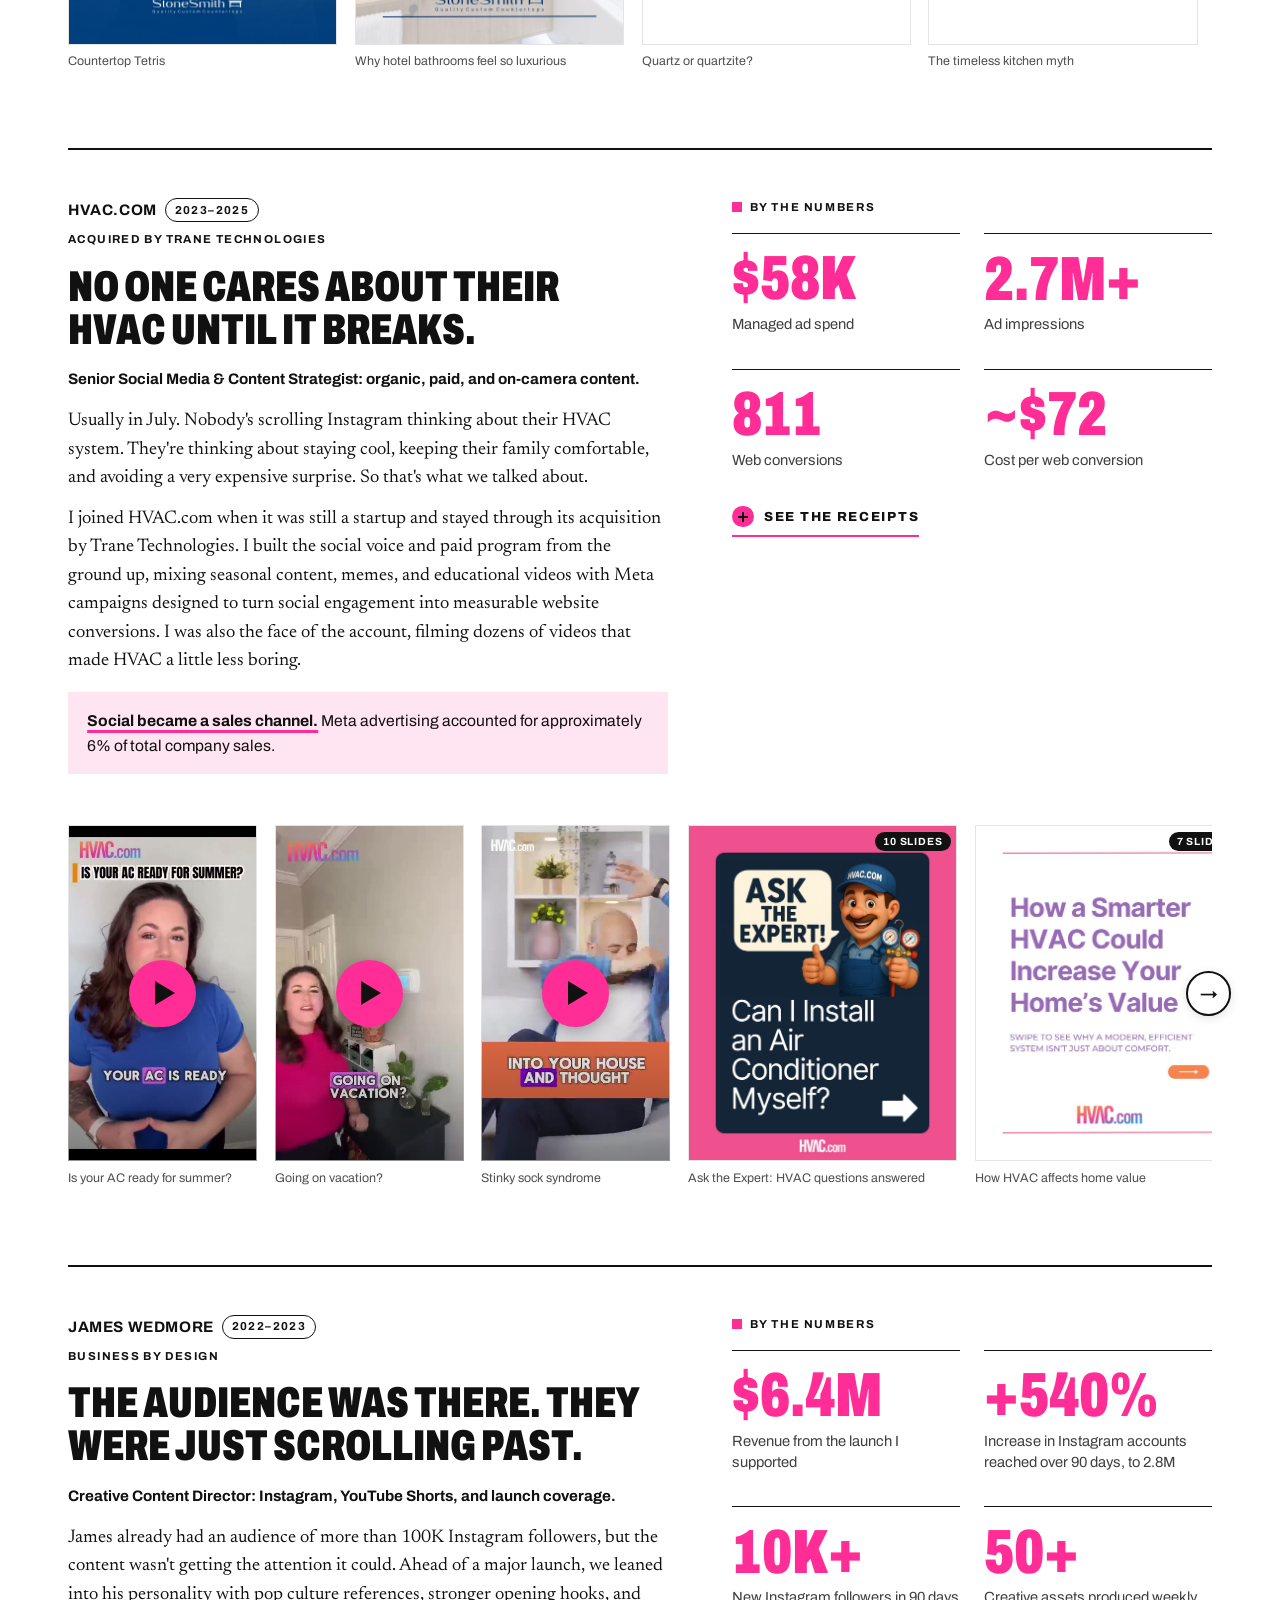
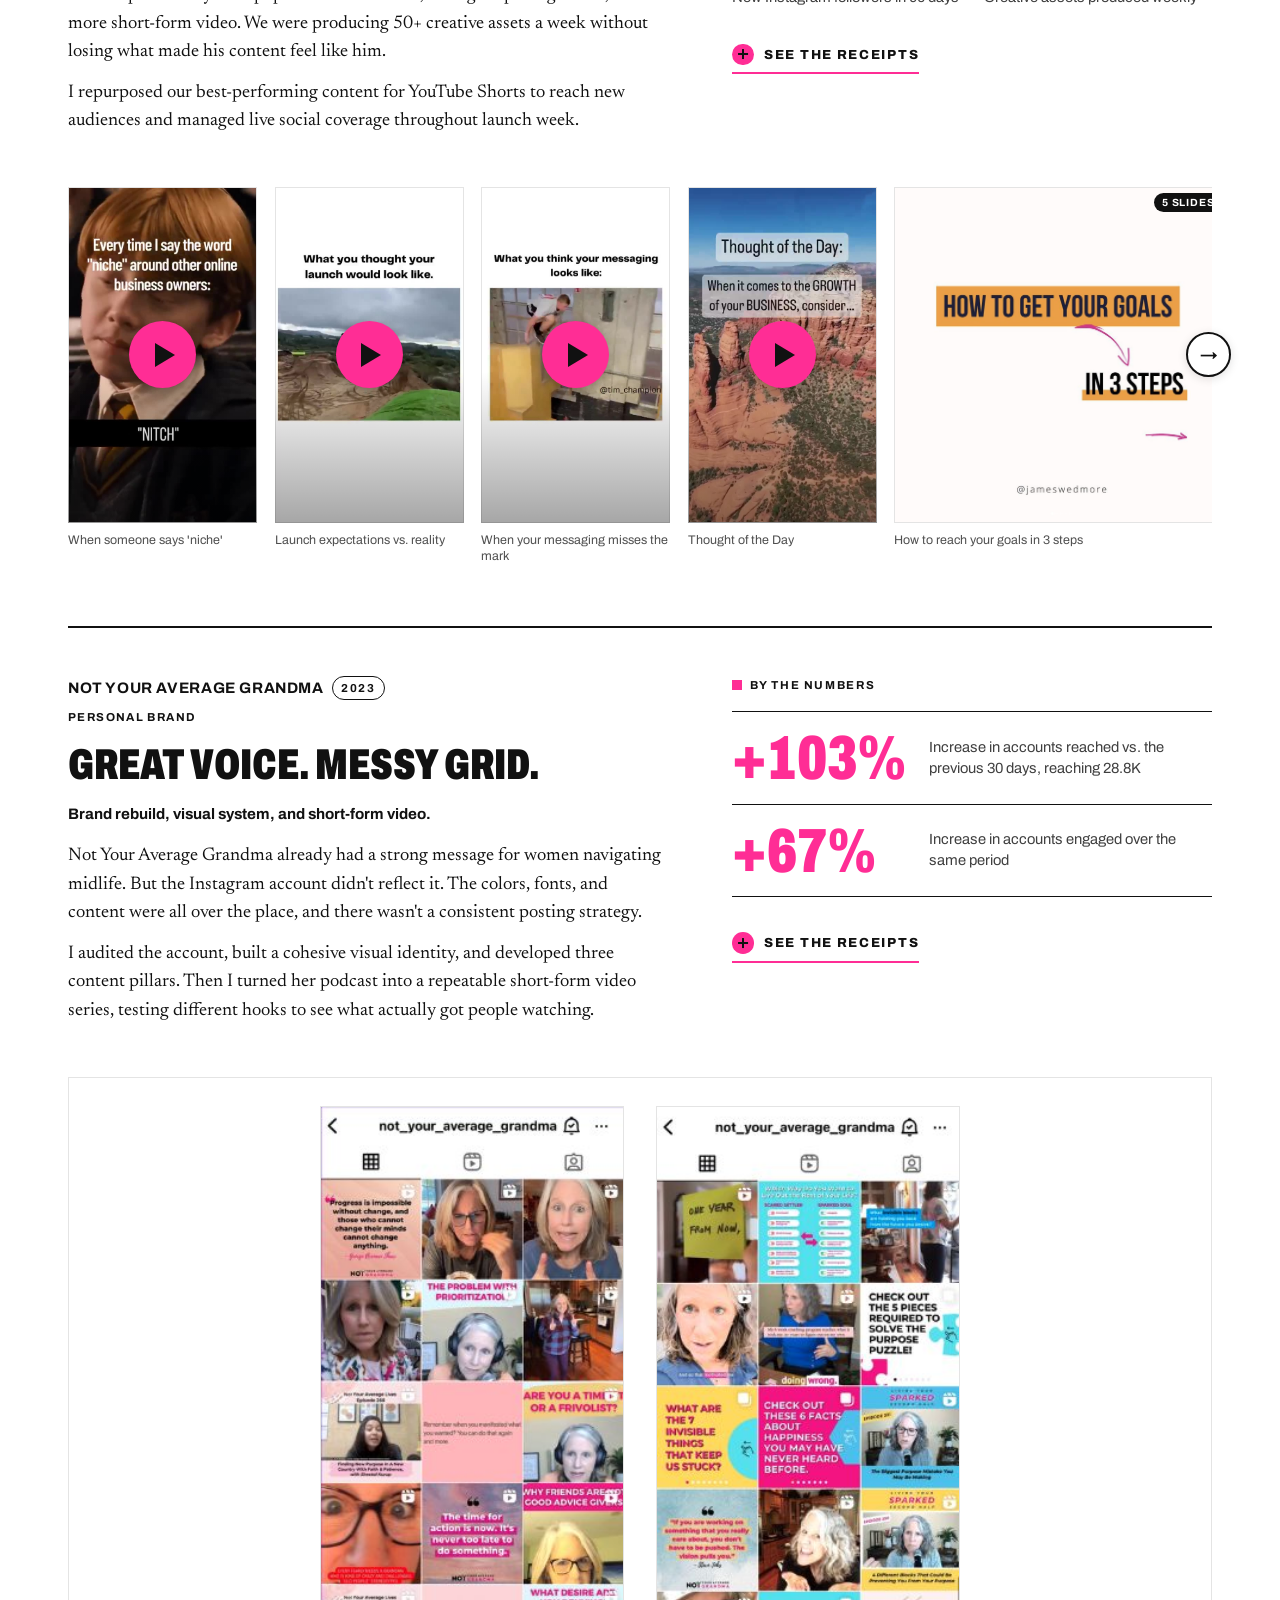
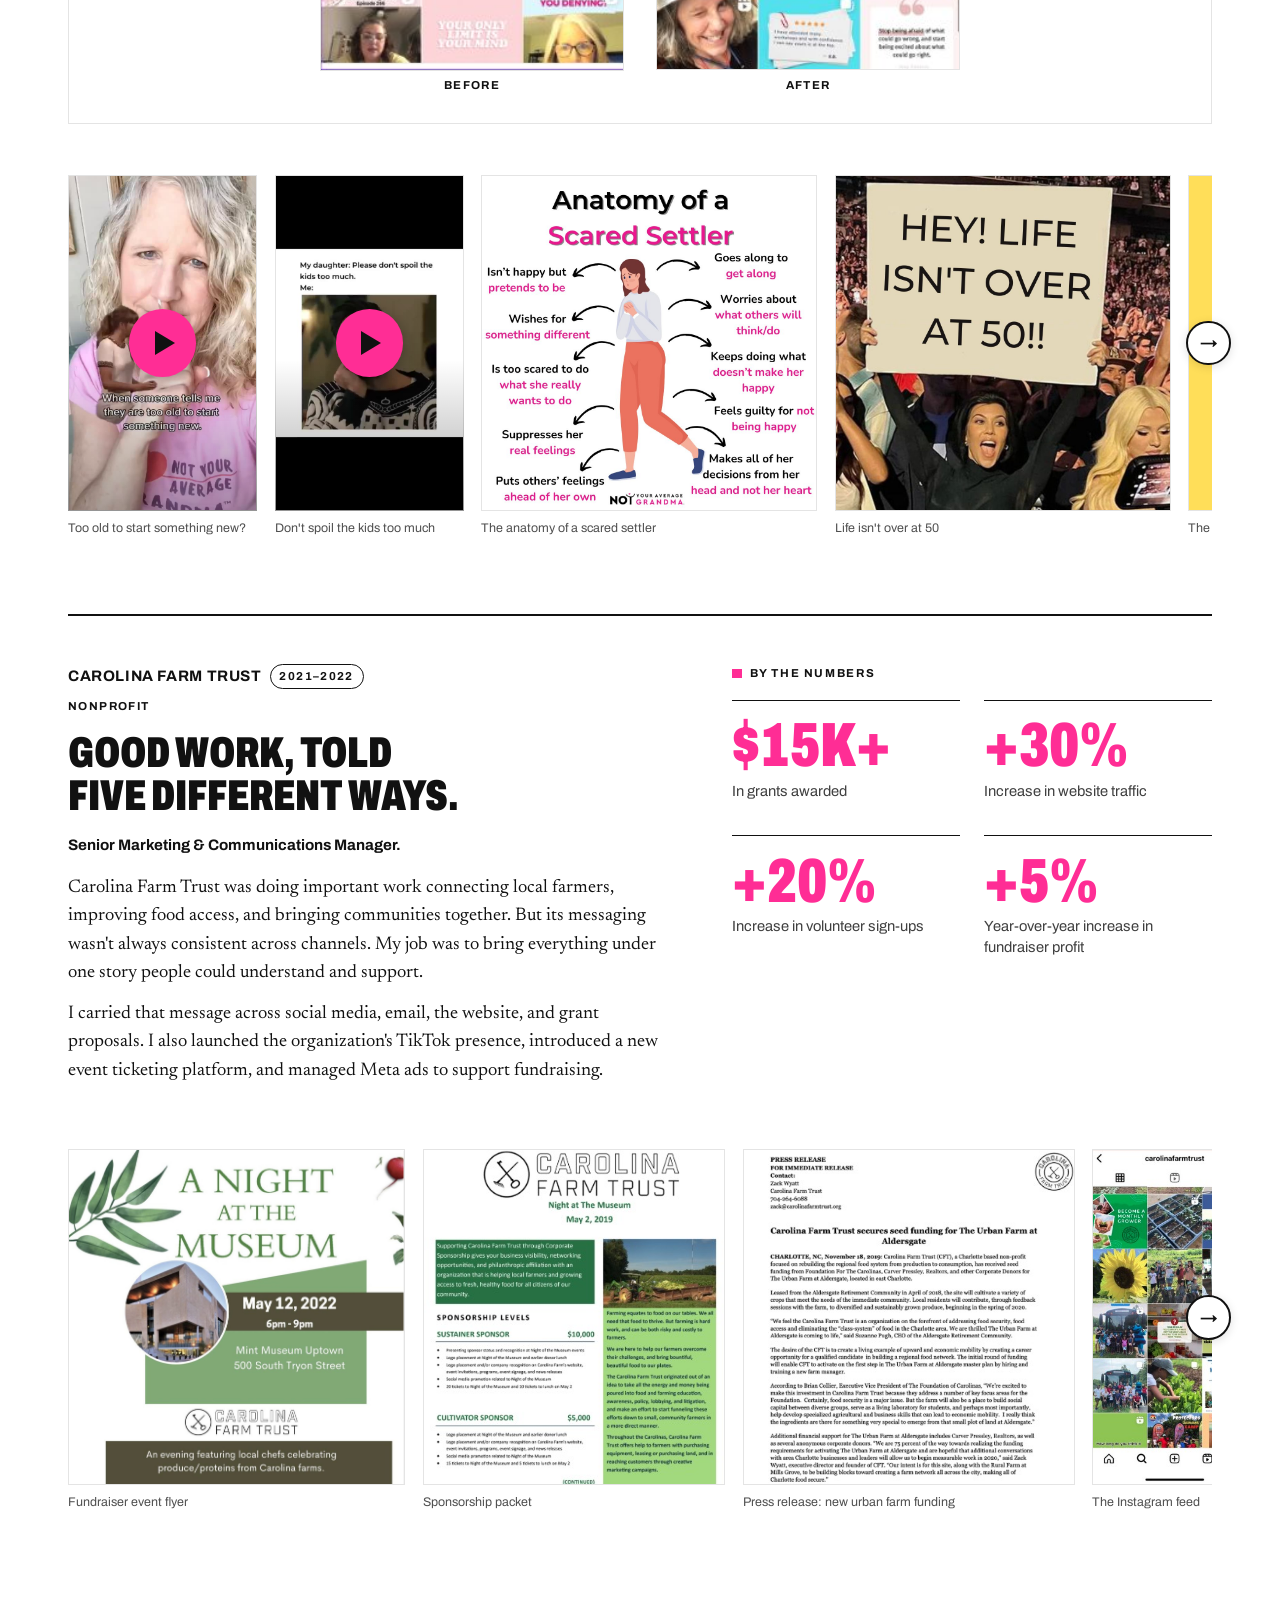
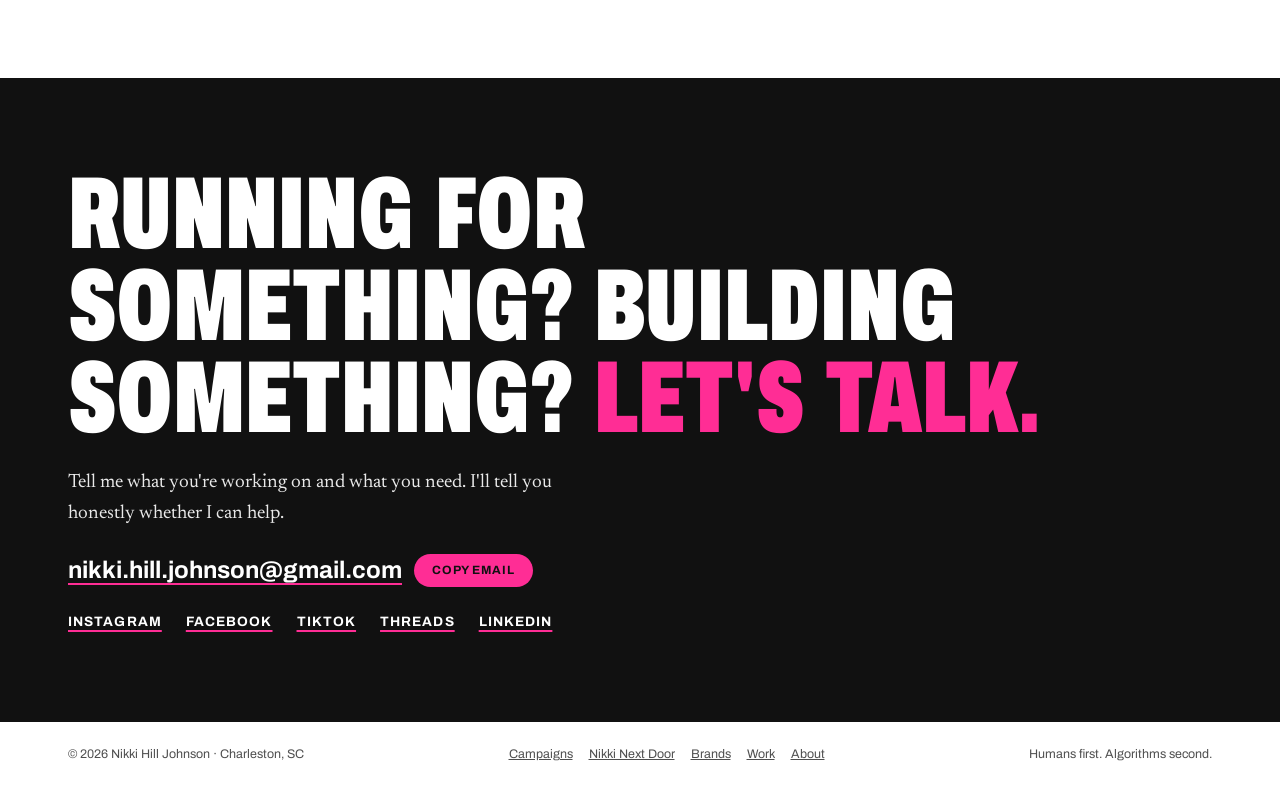
<file: brands.html>
<!doctype html>
<html lang="en">
<head>
<meta charset="utf-8">
<meta name="viewport" content="width=device-width, initial-scale=1, viewport-fit=cover">
<title>Brand Marketing, Paid Social &amp; Content | Nikki Hill Johnson, Charleston SC</title>
<meta name="description" content="Social strategy, paid social and content for brands in categories nobody thinks about until they need them: HVAC, air purifiers, countertops, online education.">
<link rel="canonical" href="https://nikkihilljohnson.com/brands">
<link rel="icon" href="/favicon.svg" type="image/svg+xml">
<link rel="icon" href="/favicon-32.png" sizes="32x32" type="image/png">
<link rel="apple-touch-icon" href="/apple-touch-icon.png">
<meta property="og:type" content="website">
<meta property="og:site_name" content="Nikki Hill Johnson">
<meta property="og:title" content="Brands | Nikki Hill Johnson">
<meta property="og:description" content="Boring categories are my favorite. Brand work for Maple Air, HVAC.com, StoneSmith and more.">
<meta property="og:url" content="https://nikkihilljohnson.com/brands">
<meta property="og:image" content="https://nikkihilljohnson.com/media/share-card.jpg">
<meta property="og:image:width" content="1200">
<meta property="og:image:height" content="630">
<meta property="og:image:alt" content="Get real people to care. Then get them to act. Nikki Hill Johnson, nikkihilljohnson.com">
<meta name="twitter:card" content="summary_large_image">
<meta name="twitter:image" content="https://nikkihilljohnson.com/media/share-card.jpg">

<link rel="preconnect" href="https://fonts.googleapis.com">
<link rel="preconnect" href="https://fonts.gstatic.com" crossorigin>
<link rel="stylesheet" href="https://fonts.googleapis.com/css2?family=Archivo:wdth,wght@62..125,400..900&family=Newsreader:ital,opsz,wght@0,6..72,400;1,6..72,400&family=Sacramento&display=swap">
<link rel="stylesheet" href="/styles.css?v=20261109b">
<script type="application/ld+json">{"@context": "https://schema.org", "@graph": [{"@type": "Person", "@id": "https://nikkihilljohnson.com/#nikki", "name": "Nikki Hill Johnson", "alternateName": "Nikki Next Door", "url": "https://nikkihilljohnson.com/", "image": "https://nikkihilljohnson.com/media/camera.jpg", "email": "mailto:nikki.hill.johnson@gmail.com", "jobTitle": "Digital Marketing Strategist", "description": "Charleston, SC digital strategist running social, paid media and creative for Democratic candidates, progressive causes and brands. Creator of Nikki Next Door.", "address": {"@type": "PostalAddress", "addressLocality": "Charleston", "addressRegion": "SC", "addressCountry": "US"}, "homeLocation": {"@type": "Place", "name": "Charleston, South Carolina"}, "knowsAbout": ["Social media strategy", "Paid social advertising", "Meta ads", "Political campaigns", "Content strategy", "Short-form video", "South Carolina politics", "Creator partnerships", "Influencer marketing"], "sameAs": ["https://instagram.com/nikkihilljohnson", "https://www.threads.com/@nikkihilljohnson", "https://www.tiktok.com/@nikkinextdoorsc", "https://www.facebook.com/nikkinextdoorsc", "https://www.linkedin.com/in/nikkihilljohnson/"]}, {"@type": "WebSite", "@id": "https://nikkihilljohnson.com/#site", "url": "https://nikkihilljohnson.com/", "name": "Nikki Hill Johnson", "publisher": {"@id": "https://nikkihilljohnson.com/#nikki"}}, {"@type": "WebPage", "@id": "https://nikkihilljohnson.com/brands#page", "url": "https://nikkihilljohnson.com/brands", "name": "Brand Marketing, Paid Social & Content | Nikki Hill Johnson, Charleston SC", "description": "Social strategy, paid social and content for brands in categories nobody thinks about until they need them: HVAC, air purifiers, countertops, online education.", "isPartOf": {"@id": "https://nikkihilljohnson.com/#site"}, "about": {"@id": "https://nikkihilljohnson.com/#nikki"}}]}</script>
<script>document.documentElement.classList.add("js")</script>
</head>
<body data-page="brands">

<header class="site">
  <div class="wrap">
    <a class="logo" aria-label="Nikki Hill Johnson, home" href="/">nikki hill johnson</a>
    <button class="menu-btn" type="button" id="menu-btn" aria-expanded="false" aria-controls="site-nav"><span class="bars" aria-hidden="true"></span><span class="sr">Menu</span></button>
    <nav aria-label="Main" id="site-nav">
      <a id="nav-home" href="/">Home</a>
      <a id="nav-campaigns" href="/campaigns">Campaigns</a>
      <a id="nav-brands" href="/brands">Brands</a>
      <a id="nav-work" href="/work">Work</a>
      <a id="nav-about" href="/about">About</a>
      <a class="talk" href="#contact" data-jump="contact">Let's talk</a>
    </nav>
  </div>
</header>

<main>
<div class="view" id="view-brands">
  <section class="c-hero">
    <div class="wrap">
      <div class="copy">
        <span class="label">Brands</span>
        <h1 class="cond page-h1">Boring categories are my <span class="hl">favorite.</span></h1>
        <p class="dek">Air purifiers. HVAC. Countertops. Online education. Fitness. I've worked across industries that don't have much in common, except that they all need to give people a reason to pay attention.</p>
        <p class="dek">Sometimes that means making a complicated product easier to understand. Sometimes it's finding the humor in something ordinary. And sometimes it's building a community around something people genuinely care about.</p>
        <p class="filter">Organic gives people a reason to care. Paid makes sure more of them see it. You need both.</p>
      </div>
      <figure class="print gold">
        <img src="/media/hvac-your.jpg" alt="Hot pink HVAC.com graphic: Your HVAC, summer warrior, winter ready" width="1080" height="1350" fetchpriority="high" decoding="async">
      </figure>
    </div>
  </section>

  <section class="rule" style="padding-block:2.5rem">
    <div class="wrap">
      <h2 class="label">Brands I've worked with</h2>
      <div class="logos">
        <a class="logo-link lg-maple" href="#case-maple" data-jump="case-maple" aria-label="Maple Air: jump to case study"><img src="/media/logo-maple.svg" alt="Maple Air"></a>
        <a class="logo-link lg-hvac" href="#case-hvac" data-jump="case-hvac" aria-label="HVAC.com: jump to case study"><img src="/media/logo-hvac.png" alt="HVAC.com"></a>
        <a class="logo-link lg-wedmore" href="#case-wedmore" data-jump="case-wedmore" aria-label="James Wedmore: jump to case study"><img src="/media/logo-wedmore.png" alt="James Wedmore"></a>
        <a class="logo-link lg-stonesmith" href="#case-stonesmith" data-jump="case-stonesmith" aria-label="StoneSmith Countertops: jump to case study"><img src="/media/logo-stonesmith-mark.png" alt="StoneSmith Countertops"></a>
        <a class="logo-link lg-nyag" href="#case-nyag" data-jump="case-nyag" aria-label="Not Your Average Grandma: jump to case study"><img src="/media/logo-nyag.png" alt="Not Your Average Grandma"></a>
        <a class="logo-link lg-cft" href="#case-cft" data-jump="case-cft" aria-label="Carolina Farm Trust: jump to case study"><img src="/media/logo-cft.png" alt="Carolina Farm Trust"></a>
      </div>
    </div>
  </section>

  <section class="rule">
    <div class="wrap">
      <article class="case" id="case-maple" style="border-top:0;padding-top:0">
        <div class="main">
          <div class="meta"><span class="who">Maple Air</span><span class="sub">Air purification startup</span><span class="tag">Since Jan 2026</span></div>
          <h3>Marketing a product while it's still changing.</h3>
          <p class="role">Lead marketer: strategy, social, video, graphics, and paid.</p>
          <p class="txt">Maple Air is an air purification startup, and the product lineup has changed quite a bit since I came on board. What started as a focus on whole-home systems has expanded into portable air purifiers, which meant rethinking what we were promoting and how we talked about it.</p>
          <p class="txt">My job is less "run the Instagram" and more "build the marketing while the ground moves."</p>
          <p class="txt">I've developed content and creative across platforms, built paid advertising programs on LinkedIn, Meta, and ChatGPT, and helped shape messaging around a bigger idea: being the homeowner's advocate, not another company trying to make a sale.</p>
        </div>
        <div class="statwrap">
          <span class="label">By the numbers</span>
        <dl class="stats">
          <div><dt>Paid advertising platforms built from scratch: LinkedIn, Meta, and ChatGPT</dt><dd>3</dd></div>
          <div><dt>Click-through rate on a targeted LinkedIn commercial campaign (first week)</dt><dd>1.74%</dd></div>
          <div><dt>LinkedIn follower growth in 2026</dt><dd>2×</dd></div>
          <div><dt>Cost per lead on LinkedIn, with 8 leads generated in the first week</dt><dd>$23.41</dd></div>
        </dl>
          <p class="statnote light">Early results as of October 27, 2026 · LinkedIn figures are from one campaign's first week</p>
        </div>
        <div class="media">
          <figure><video playsinline preload="none" poster="/media/v-ma-new.jpg" src="/media/v-ma-new.mp4" width="480" height="854"></video><figcaption>Product unboxing &amp; demo</figcaption></figure>
          <!-- Motion carousel: add data-motion and put 1.mp4, 2.mp4... (plus a 1.jpg, 2.jpg... still of each) in media/car/<name>/ -->
          <figure><button type="button" class="carbtn" data-car="ma-aircell" data-n="5" data-motion aria-label="Open animated carousel: Your air purifier has a blind spot"><img src="/media/car/ma-aircell/1.jpg" alt="Your air purifier has a blind spot" width="1080" height="1350" loading="lazy" decoding="async"><span class="slides">5 slides · motion</span></button><figcaption>Your air purifier has a blind spot</figcaption></figure>
          <figure><button type="button" class="carbtn" data-car="ma-casestudy" data-n="4" aria-label="Open carousel: This is what we found inside a real home in Lake Norman, NC"><img src="/media/car/ma-casestudy/1.jpg" alt="This is what we found inside a real home in Lake Norman, NC" width="1080" height="1350" loading="lazy" decoding="async"><span class="slides">4 slides</span></button><figcaption>What we found inside a real home</figcaption></figure>
          <figure><button type="button" class="carbtn" data-car="ma-results" data-n="4" aria-label="Open carousel: Real-world testing results series"><img src="/media/car/ma-results/1.jpg" alt="Real-world testing results series" width="1080" height="1350" loading="lazy" decoding="async"><span class="slides">4 slides</span></button><figcaption>Real-world air quality testing</figcaption></figure>
          <figure><button type="button" class="carbtn" data-car="ma-pets" data-n="8" aria-label="Open carousel: Pet owners, we have some bad news"><img src="/media/car/ma-pets/1.jpg" alt="Pet owners, we have some bad news" width="1080" height="1440" loading="lazy" decoding="async"><span class="slides">8 slides</span></button><figcaption>Pet owners, this one's for you</figcaption></figure>
          <figure><img src="/media/ma-aircell.jpg" alt="Introducing Maple AirCell" width="1080" height="1350" loading="lazy" decoding="async"><figcaption>Introducing Maple AirCell</figcaption></figure>
          <figure><img src="/media/ma-smells.jpg" alt="Maple Air ad: Your facility smells" width="1080" height="1350" loading="lazy" decoding="async"><figcaption>Commercial product creative</figcaption></figure>
          <figure><button type="button" class="carbtn" data-car="ma-floating" data-n="8" aria-label="Open carousel: What's actually floating around your house?"><img src="/media/car/ma-floating/1.jpg" alt="What's actually floating around your house?" width="1080" height="1350" loading="lazy" decoding="async"><span class="slides">8 slides</span></button><figcaption>What's floating around your home?</figcaption></figure>
          <figure><button type="button" class="carbtn" data-car="ma-beforeafter" data-n="3" aria-label="Open carousel: Restaurant and gym before and after petri dishes"><img src="/media/car/ma-beforeafter/1.jpg" alt="Restaurant and gym before and after petri dishes" width="1080" height="1350" loading="lazy" decoding="async"><span class="slides">3 slides</span></button><figcaption>Before &amp; after: air quality testing</figcaption></figure>
          <figure><video playsinline preload="none" poster="/media/v-ma-plasma.jpg" src="/media/v-ma-plasma.mp4" width="540" height="960"></video><figcaption>Explaining the science of plasma</figcaption></figure>
          <figure><img src="/media/ma-250k.jpg" alt="Maple Air graphic: 250,000+ cubic feet" width="1080" height="1350" loading="lazy" decoding="async"><figcaption>Portable air purification launch</figcaption></figure>
          <figure><button type="button" class="carbtn" data-car="ma-winter" data-n="7" aria-label="Open carousel: 5 reasons your house helps illness spread in winter"><img src="/media/car/ma-winter/1.jpg" alt="5 reasons your house helps illness spread in winter" width="1080" height="1350" loading="lazy" decoding="async"><span class="slides">7 slides</span></button><figcaption>Why winter makes us sick</figcaption></figure>
          <figure><button type="button" class="carbtn" data-car="ma-mold" data-n="7" aria-label="Open carousel: Mold in military housing"><img src="/media/car/ma-mold/1.jpg" alt="Mold in military housing" width="1080" height="1350" loading="lazy" decoding="async"><span class="slides">7 slides</span></button><figcaption>Mold in military housing</figcaption></figure>
          <figure><button type="button" class="carbtn" data-car="ma-gym" data-n="9" aria-label="Open carousel: January gyms are packed"><img src="/media/car/ma-gym/1.jpg" alt="January gyms are packed" width="1080" height="1350" loading="lazy" decoding="async"><span class="slides">9 slides</span></button><figcaption>January gyms are packed (and not just with people)</figcaption></figure>
          <figure><video playsinline preload="none" poster="/media/v-ma-install.jpg" src="/media/v-ma-install.mp4" width="540" height="960"></video><figcaption>Install day</figcaption></figure>
        </div>
      </article>

      <article class="case has-rc" id="case-stonesmith">
        <div class="main">
          <div class="meta"><span class="who">StoneSmith Countertops</span><span class="sub">Local business</span><span class="tag">Since Oct 2025</span></div>
          <h3>Install day beat every sales pitch.</h3>
          <p class="role">Head of social: built it from zero.</p>
          <p class="txt">StoneSmith didn't need better social. They needed social. I built the whole thing: the look, the voice, the templates, and the content plan.</p>
          <p class="txt">Then we learned something pretty quickly. A behind-the-scenes install video pulled 16,000 organic views. The “book a free consult” posts? Around 500. Turns out people don't want a countertop sales pitch. They want to watch a countertop happen.</p>
        </div>
        <div class="statwrap">
          <span class="label">By the numbers</span>
          <dl class="stats rows">
          <div><dt>Organic views on one installation video, with no ad spend</dt><dd>16K</dd></div>
          
          <div><dt>Growth in views over the last 90 days compared with the previous 90 days</dt><dd>+395%</dd></div>
          <div><dt>Of views from non-followers</dt><dd>89%</dd></div>
        </dl>
          <button type="button" class="rc-btn" aria-expanded="false" aria-controls="rc-stonesmith"><span class="rc-ic" aria-hidden="true"></span><span class="rc-t">See the receipts</span></button>
        </div>
        <div class="rc" id="rc-stonesmith">
          <div class="rc-in">
            <div class="rc-body">
              <div class="rc-head"><span class="label">Behind the numbers</span><p>Screenshots from the original reports. Click any one to enlarge.</p></div>
              <!-- To add a screenshot: copy one <figure> line below, change the file and caption. -->
              <div class="rc-grid">
                <figure class="rc-shot"><img src="/media/proof/stonesmith-views-90d.jpg" alt="Instagram dashboard: 28,697 views in 90 days, up 395.2% vs. Jul 25" width="1179" height="1130" loading="lazy" decoding="async"><figcaption>Instagram views, 90 days ending Oct 23, 2026, vs. the previous 90 days</figcaption></figure>
                <figure class="rc-shot"><img src="/media/proof/stonesmith-top-posts-180d.jpg" alt="Instagram posts sorted by views. Top post, an installation video, has 16K views" width="1179" height="2018" loading="lazy" decoding="async"><figcaption>Top Instagram posts by views, 180 days ending Oct 23, 2026</figcaption></figure>
              </div>
            </div>
          </div>
        </div>
        <div class="media">
          <figure><img src="/media/ss-tetris.jpg" alt="StoneSmith Countertop Tetris graphic" width="1080" height="1350" loading="lazy" decoding="async"><figcaption>Countertop Tetris</figcaption></figure>
          <figure><button type="button" class="carbtn" data-car="ss-hotel" data-n="7" aria-label="Open carousel: Ever notice hotel bathrooms feel better than yours?"><img src="/media/car/ss-hotel/1.jpg" alt="Ever notice hotel bathrooms feel better than yours?" width="1080" height="1350" loading="lazy" decoding="async"><span class="slides">7 slides</span></button><figcaption>Why hotel bathrooms feel so luxurious</figcaption></figure>
          <figure><button type="button" class="carbtn" data-car="ss-quartz" data-n="4" aria-label="Open carousel: Quartz or quartzite?"><img src="/media/car/ss-quartz/1.jpg" alt="Quartz or quartzite?" width="1440" height="1800" loading="lazy" decoding="async"><span class="slides">4 slides</span></button><figcaption>Quartz or quartzite?</figcaption></figure>
          <figure><button type="button" class="carbtn" data-car="ss-kitchen-car" data-n="8" aria-label="Open carousel: There's no such thing as a timeless kitchen"><img src="/media/car/ss-kitchen-car/1.jpg" alt="There's no such thing as a timeless kitchen" width="1080" height="1350" loading="lazy" decoding="async"><span class="slides">8 slides</span></button><figcaption>The timeless kitchen myth</figcaption></figure>
          <figure><video playsinline preload="none" poster="/media/v-ss-inspo.jpg" src="/media/v-ss-inspo.mp4" width="540" height="960"></video><figcaption>From inspiration to installation</figcaption></figure>
          <figure><img src="/media/ss-kitchen.jpg" alt="StoneSmith post: pick your kitchen, A B C or D" width="1080" height="1350" loading="lazy" decoding="async"><figcaption>Which kitchen would you choose?</figcaption></figure>
          <figure><img src="/media/ss-testimonial.jpg" alt="StoneSmith Google review graphic" width="1080" height="1350" loading="lazy" decoding="async"><figcaption>What our customers are saying</figcaption></figure>
        </div>
      </article>

      <article class="case has-rc" id="case-hvac">
        <div class="main">
          <div class="meta"><span class="who">HVAC.com</span><span class="sub">Acquired by Trane Technologies</span><span class="tag">2023–2025</span></div>
          <h3>No one cares about their HVAC until it breaks.</h3>
          <p class="role">Senior Social Media &amp; Content Strategist: organic, paid, and on-camera content.</p>
          <p class="txt">Usually in July. Nobody's scrolling Instagram thinking about their HVAC system. They're thinking about staying cool, keeping their family comfortable, and avoiding a very expensive surprise. So that's what we talked about.</p>
          <p class="txt">I joined HVAC.com when it was still a startup and stayed through its acquisition by Trane Technologies. I built the social voice and paid program from the ground up, mixing seasonal content, memes, and educational videos with Meta campaigns designed to turn social engagement into measurable website conversions. I was also the face of the account, filming dozens of videos that made HVAC a little less boring.</p>
          <p class="finding"><b>Social became a sales channel.</b> Meta advertising accounted for approximately 6% of total company sales.</p>
        </div>
        <div class="statwrap">
          <span class="label">By the numbers</span>
          <dl class="stats">
          <div><dt>Managed ad spend</dt><dd>$58K</dd></div>
          <div><dt>Ad impressions</dt><dd>2.7M+</dd></div>
          <div><dt>Web conversions</dt><dd>811</dd></div>
          <div><dt>Cost per web conversion</dt><dd>~$72</dd></div>
        </dl>
          <button type="button" class="rc-btn" aria-expanded="false" aria-controls="rc-hvac"><span class="rc-ic" aria-hidden="true"></span><span class="rc-t">See the receipts</span></button>
        </div>
        <div class="rc" id="rc-hvac">
          <div class="rc-in">
            <div class="rc-body">
              <div class="rc-head"><span class="label">Behind the numbers</span><p>Supports the paid campaign stats. The 6% sales figure comes from internal company reporting, not this dashboard.</p></div>
              <!-- To add a screenshot: copy one <figure> line below, change the file and caption. -->
              <div class="rc-grid">
                <figure class="rc-shot wide"><img src="/media/proof/hvac-paid-summary.jpg" alt="Sprout Social Paid Performance Summary for HVAC.com paid campaigns: $58,025.56 total spend, 2,739,769 impressions, 811 web conversions, $71.55 cost per conversion" width="1995" height="1053" loading="lazy" decoding="async"><figcaption>Source: Sprout Social · Paid Performance Summary</figcaption></figure>
              </div>
            </div>
          </div>
        </div>
        <div class="media">
          <figure><video playsinline preload="none" poster="/media/v-hvac-blue.jpg" src="/media/v-hvac-blue.mp4" width="540" height="960"></video><figcaption>Is your AC ready for summer?</figcaption></figure>
          <figure><video playsinline preload="none" poster="/media/v-hvac-face.jpg" src="/media/v-hvac-face.mp4" width="360" height="640"></video><figcaption>Going on vacation?</figcaption></figure>
          <figure><video playsinline preload="none" poster="/media/v-ma-sock.jpg" src="/media/v-ma-sock.mp4" width="360" height="640"></video><figcaption>Stinky sock syndrome</figcaption></figure>
          <figure><button type="button" class="carbtn" data-car="hvac-expert" data-n="10" aria-label="Open carousel: Ask the Expert: Can I install an air conditioner myself?"><img src="/media/car/hvac-expert/1.jpg" alt="Ask the Expert: Can I install an air conditioner myself?" width="1080" height="1350" loading="lazy" decoding="async"><span class="slides">10 slides</span></button><figcaption>Ask the Expert: HVAC questions answered</figcaption></figure>
          <figure><button type="button" class="carbtn" data-car="hvac-value" data-n="7" aria-label="Open carousel: How a smarter HVAC could increase your home's value"><img src="/media/car/hvac-value/1.jpg" alt="How a smarter HVAC could increase your home's value" width="1080" height="1350" loading="lazy" decoding="async"><span class="slides">7 slides</span></button><figcaption>How HVAC affects home value</figcaption></figure>
          <figure><video playsinline preload="none" poster="/media/v-hvac-walking.jpg" src="/media/v-hvac-walking.mp4" width="540" height="960"></video><figcaption>When your HVAC dies in a heat wave</figcaption></figure>
          <figure><video playsinline preload="none" poster="/media/v-hvac-kelsey.jpg" src="/media/v-hvac-kelsey.mp4" width="540" height="960"></video><figcaption>When QuoteScore saves you money</figcaption></figure>
          <figure><img src="/media/meme-kendrick.jpg" alt="HVAC.com meme: Hey you, I heard you need a new HVAC" width="662" height="831" loading="lazy" decoding="async"><figcaption>Football meets HVAC</figcaption></figure>
          <figure><img src="/media/meme-taylor.jpg" alt="HVAC.com meme with Taylor Swift" width="1374" height="1376" loading="lazy" decoding="async"><figcaption>Saying goodbye to your old HVAC</figcaption></figure>
          <figure><img src="/media/hvac-reddit.jpg" alt="Reddit-style post praising HVAC.com, designed in Canva" width="1012" height="1800" loading="lazy" decoding="async"><figcaption>Turning a Reddit review into social proof</figcaption></figure>
        </div>
      </article>

      <article class="case has-rc" id="case-wedmore">
        <div class="main">
          <div class="meta"><span class="who">James Wedmore</span><span class="sub">Business by Design</span><span class="tag">2022–2023</span></div>
          <h3>The audience was there. They were just scrolling past.</h3>
          <p class="role">Creative Content Director: Instagram, YouTube Shorts, and launch coverage.</p>
          <p class="txt">James already had an audience of more than 100K Instagram followers, but the content wasn't getting the attention it could. Ahead of a major launch, we leaned into his personality with pop culture references, stronger opening hooks, and more short-form video. We were producing 50+ creative assets a week without losing what made his content feel like him.</p>
          <p class="txt">I repurposed our best-performing content for YouTube Shorts to reach new audiences and managed live social coverage throughout launch week.</p>
        </div>
        <div class="statwrap">
          <span class="label">By the numbers</span>
          <dl class="stats">
          <div><dt>Revenue from the launch I supported</dt><dd>$6.4M</dd></div>
          <div><dt>Increase in Instagram accounts reached over 90 days, to 2.8M</dt><dd>+540%</dd></div>
          <div><dt>New Instagram followers in 90 days</dt><dd>10K+</dd></div>
          <div><dt>Creative assets produced weekly</dt><dd>50+</dd></div>
        </dl>
          <button type="button" class="rc-btn" aria-expanded="false" aria-controls="rc-wedmore"><span class="rc-ic" aria-hidden="true"></span><span class="rc-t">See the receipts</span></button>
        </div>
        <div class="rc" id="rc-wedmore">
          <div class="rc-in">
            <div class="rc-body">
              <div class="rc-head"><span class="label">Behind the numbers</span><p>Screenshots from the original reports. Click any one to enlarge.</p></div>
              <!-- To add a screenshot: copy one <figure> line below, change the file and caption. -->
              <div class="rc-grid">
                <figure class="rc-shot native" style="--w:324px"><img src="/media/proof/wedmore-overview-90d.png" alt="Instagram insights, last 90 days: 2.8M accounts reached, up 540%; 56.8K accounts engaged, up 217%; 125K followers, up 9%" width="324" height="395" loading="lazy" decoding="async" data-lbw="648"><figcaption>Instagram insights, Mar 20 – Jun 17 vs. Dec 20 – Mar 19</figcaption></figure>
                <figure class="rc-shot native" style="--w:258px"><img src="/media/proof/wedmore-followers-90d.png" alt="Instagram followers, last 90 days: 125,209 followers, up 9%; net growth 10,404" width="258" height="464" loading="lazy" decoding="async" data-lbw="516"><figcaption>Instagram followers, Mar 20 – Jun 17</figcaption></figure>
              </div>
            </div>
          </div>
        </div>
        <div class="media">
          <figure><video playsinline preload="none" poster="/media/v-wed-hermione.jpg" src="/media/v-wed-hermione.mp4" width="540" height="960"></video><figcaption>When someone says 'niche'</figcaption></figure>
          <figure><video playsinline preload="none" poster="/media/v-wed-wee.jpg" src="/media/v-wed-wee.mp4" width="540" height="960"></video><figcaption>Launch expectations vs. reality</figcaption></figure>
          <figure><video playsinline preload="none" poster="/media/v-wed-launch.jpg" src="/media/v-wed-launch.mp4" width="540" height="960"></video><figcaption>When your messaging misses the mark</figcaption></figure>
          <figure><video playsinline preload="none" poster="/media/v-wed-thought.jpg" src="/media/v-wed-thought.mp4" width="540" height="960"></video><figcaption>Thought of the Day</figcaption></figure>
          <figure><button type="button" class="carbtn" data-car="wed-goals" data-n="5" aria-label="Open carousel: How to get your goals in 3 steps"><img src="/media/car/wed-goals/1.jpg" alt="How to get your goals in 3 steps" width="1364" height="1370" loading="lazy" decoding="async"><span class="slides">5 slides</span></button><figcaption>How to reach your goals in 3 steps</figcaption></figure>
          <figure><img src="/media/wed-testimonial.jpg" alt="Business by Design student testimonial graphic" width="1356" height="1362" loading="lazy" decoding="async"><figcaption>Celebrating a client's success</figcaption></figure>
          <figure><img src="/media/wed-graphic.jpg" alt="James Wedmore graphic: I can't do this, but you did" width="828" height="825" loading="lazy" decoding="async"><figcaption>“But you did”</figcaption></figure>
          <figure><img src="/media/wed-success.jpg" alt="James Wedmore graphic: Success, what people think vs what it looks like" width="829" height="830" loading="lazy" decoding="async"><figcaption>What success really looks like</figcaption></figure>
        </div>
      </article>

      <article class="case has-rc" id="case-nyag">
        <div class="main">
          <div class="meta"><span class="who">Not Your Average Grandma</span><span class="sub">Personal brand</span><span class="tag">2023</span></div>
          <h3>Great voice. Messy grid.</h3>
          <p class="role">Brand rebuild, visual system, and short-form video.</p>
          <p class="txt">Not Your Average Grandma already had a strong message for women navigating midlife. But the Instagram account didn't reflect it. The colors, fonts, and content were all over the place, and there wasn't a consistent posting strategy.</p>
          <p class="txt">I audited the account, built a cohesive visual identity, and developed three content pillars. Then I turned her podcast into a repeatable short-form video series, testing different hooks to see what actually got people watching.</p>
        </div>
        <div class="statwrap">
          <span class="label">By the numbers</span>
          <dl class="stats rows">
          <div><dt>Increase in accounts reached vs. the previous 30 days, reaching 28.8K</dt><dd>+103%</dd></div>
          <div><dt>Increase in accounts engaged over the same period</dt><dd>+67%</dd></div>
        </dl>
          <button type="button" class="rc-btn" aria-expanded="false" aria-controls="rc-nyag"><span class="rc-ic" aria-hidden="true"></span><span class="rc-t">See the receipts</span></button>
        </div>
        <div class="rc" id="rc-nyag">
          <div class="rc-in">
            <div class="rc-body">
              <div class="rc-head"><span class="label">Behind the numbers</span><p>Screenshots from the original reports. Click any one to enlarge.</p></div>
              <!-- To add a screenshot: copy one <figure> line below, change the file and caption. -->
              <div class="rc-grid">
                <figure class="rc-shot native"><img src="/media/proof/nyag-overview-30d.png" alt="Instagram insights: 28.8K accounts reached, up 103%; 607 accounts engaged, up 67.2%" width="227" height="268" loading="lazy" decoding="async" data-lbw="454"><figcaption>Instagram insights, May 19 – Jun 17 vs. Apr 19 – May 18</figcaption></figure>
              </div>
            </div>
          </div>
        </div>
        <div class="ba" aria-label="Instagram grid before and after the rebuild">
            <figure><img src="/media/nyag-before.jpg" alt="Instagram grid before the rebrand" width="252" height="470" loading="lazy" decoding="async"><figcaption>Before</figcaption></figure>
            <figure><img src="/media/nyag-after.jpg" alt="Instagram grid after the rebrand" width="254" height="473" loading="lazy" decoding="async"><figcaption>After</figcaption></figure>
          </div>
        <div class="media">
          <figure><video playsinline preload="none" poster="/media/v-nyag-taylor.jpg" src="/media/v-nyag-taylor.mp4" width="540" height="960"></video><figcaption>Too old to start something new?</figcaption></figure>
          <figure><video playsinline preload="none" poster="/media/v-nyag-david.jpg" src="/media/v-nyag-david.mp4" width="540" height="960"></video><figcaption>Don't spoil the kids too much</figcaption></figure>
          <figure><img src="/media/nyag-anatomy.jpg" alt="Not Your Average Grandma graphic: Anatomy of a scared settler" width="1080" height="1080" loading="lazy" decoding="async"><figcaption>The anatomy of a scared settler</figcaption></figure>
          <figure><img src="/media/meme-kardashian.jpg" alt="Meme: Hey! Life isn't over at 50" width="1080" height="1080" loading="lazy" decoding="async"><figcaption>Life isn't over at 50</figcaption></figure>
          <figure><img src="/media/nyag-alarm.jpg" alt="Not Your Average Grandma graphic: The best time to start is now" width="1080" height="1080" loading="lazy" decoding="async"><figcaption>The best time to start is now</figcaption></figure>
          <figure><img src="/media/people-pleaser.jpg" alt="Graphic: 5 ways being a people pleaser impacts your health" width="1080" height="1080" loading="lazy" decoding="async"><figcaption>What people-pleasing does to your health</figcaption></figure>
        </div>
      </article>

      <article class="case" id="case-cft">
        <div class="main">
          <div class="meta"><span class="who">Carolina Farm Trust</span><span class="sub">Nonprofit</span><span class="tag">2021–2022</span></div>
          <h3>Good work, told five different ways.</h3>
          <p class="role">Senior Marketing &amp; Communications Manager.</p>
          <p class="txt">Carolina Farm Trust was doing important work connecting local farmers, improving food access, and bringing communities together. But its messaging wasn't always consistent across channels. My job was to bring everything under one story people could understand and support.</p>
          <p class="txt">I carried that message across social media, email, the website, and grant proposals. I also launched the organization's TikTok presence, introduced a new event ticketing platform, and managed Meta ads to support fundraising.</p>
        </div>
        <div class="statwrap">
          <span class="label">By the numbers</span>
          <dl class="stats">
          <div><dt>In grants awarded</dt><dd>$15K+</dd></div>
          <div><dt>Increase in website traffic</dt><dd>+30%</dd></div>
          <div><dt>Increase in volunteer sign-ups</dt><dd>+20%</dd></div>
          <div><dt>Year-over-year increase in fundraiser profit</dt><dd>+5%</dd></div>
        </dl>
        </div>
        <div class="media">
          <figure><img src="/media/cft-flyer.jpg" alt="Carolina Farm Trust event flyer: A Night at the Museum" width="1374" height="1368" loading="lazy" decoding="async"><figcaption>Fundraiser event flyer</figcaption></figure>
          <figure><img src="/media/cft-sponsors.jpg" alt="Carolina Farm Trust sponsorship packet for Night at the Museum" width="385" height="428" loading="lazy" decoding="async"><figcaption>Sponsorship packet</figcaption></figure>
          <figure><img src="/media/cft-press.jpg" alt="Carolina Farm Trust press release: seed funding for The Urban Farm at Aldersgate" width="438" height="444" loading="lazy" decoding="async"><figcaption>Press release: new urban farm funding</figcaption></figure>
          <figure><img src="/media/cft-grid.jpg" alt="Carolina Farm Trust Instagram feed" width="265" height="548" loading="lazy" decoding="async"><figcaption>The Instagram feed</figcaption></figure>
        </div>
      </article>
    </div>
  </section>
</div>

<section class="contact" id="contact">
  <div class="wrap">
    <h2 class="cond">Running for something? Building something? <span class="p">Let's talk.</span></h2>
    <p>Tell me what you're working on and what you need. I'll tell you honestly whether I can help.</p>
    <div class="mail">
      <a id="email" class="email" href="mailto:nikki.hill.johnson@gmail.com">nikki.hill.johnson@gmail.com</a>
      <button class="copy-btn" type="button" id="copy-email">Copy email</button>
    </div>
    <div class="links">
      <a href="https://instagram.com/nikkihilljohnson" target="_blank" rel="noopener">Instagram</a>
      <a href="https://www.facebook.com/nikkinextdoorsc" target="_blank" rel="noopener">Facebook</a>
      <a href="https://www.tiktok.com/@nikkinextdoorsc" target="_blank" rel="noopener">TikTok</a>
      <a href="https://www.threads.com/@nikkihilljohnson" target="_blank" rel="noopener">Threads</a>
      <a href="https://www.linkedin.com/in/nikkihilljohnson/" target="_blank" rel="noopener">LinkedIn</a>
    </div>
  </div>
</section>
</main>

<footer class="site"><div class="wrap"><span>© 2026 Nikki Hill Johnson · Charleston, SC</span><span class="foot-links"><a href="/campaigns">Campaigns</a><a href="/nikki-next-door">Nikki Next Door</a><a href="/brands">Brands</a><a href="/work">Work</a><a href="/about">About</a></span><span>Humans first. Algorithms second.</span></div></footer>

<div class="lbx" id="lbx" hidden role="dialog" aria-modal="true" aria-label="Enlarged view">
  <div class="lbx-top"><span class="lbx-count" id="lbx-count"></span><button type="button" class="lbx-close" id="lbx-close" aria-label="Close enlarged view">Close ✕</button></div>
  <div class="lbx-stage" id="lbx-stage"></div>
  <button type="button" class="lbx-nav prev" id="lbx-prev" aria-label="Previous item">←</button>
  <button type="button" class="lbx-nav next" id="lbx-next" aria-label="Next item">→</button>
  <p class="lbx-cap" id="lbx-cap"></p>
</div>
<script src="/site.js?v=20261103b"></script>
</body>
</html>
</file>
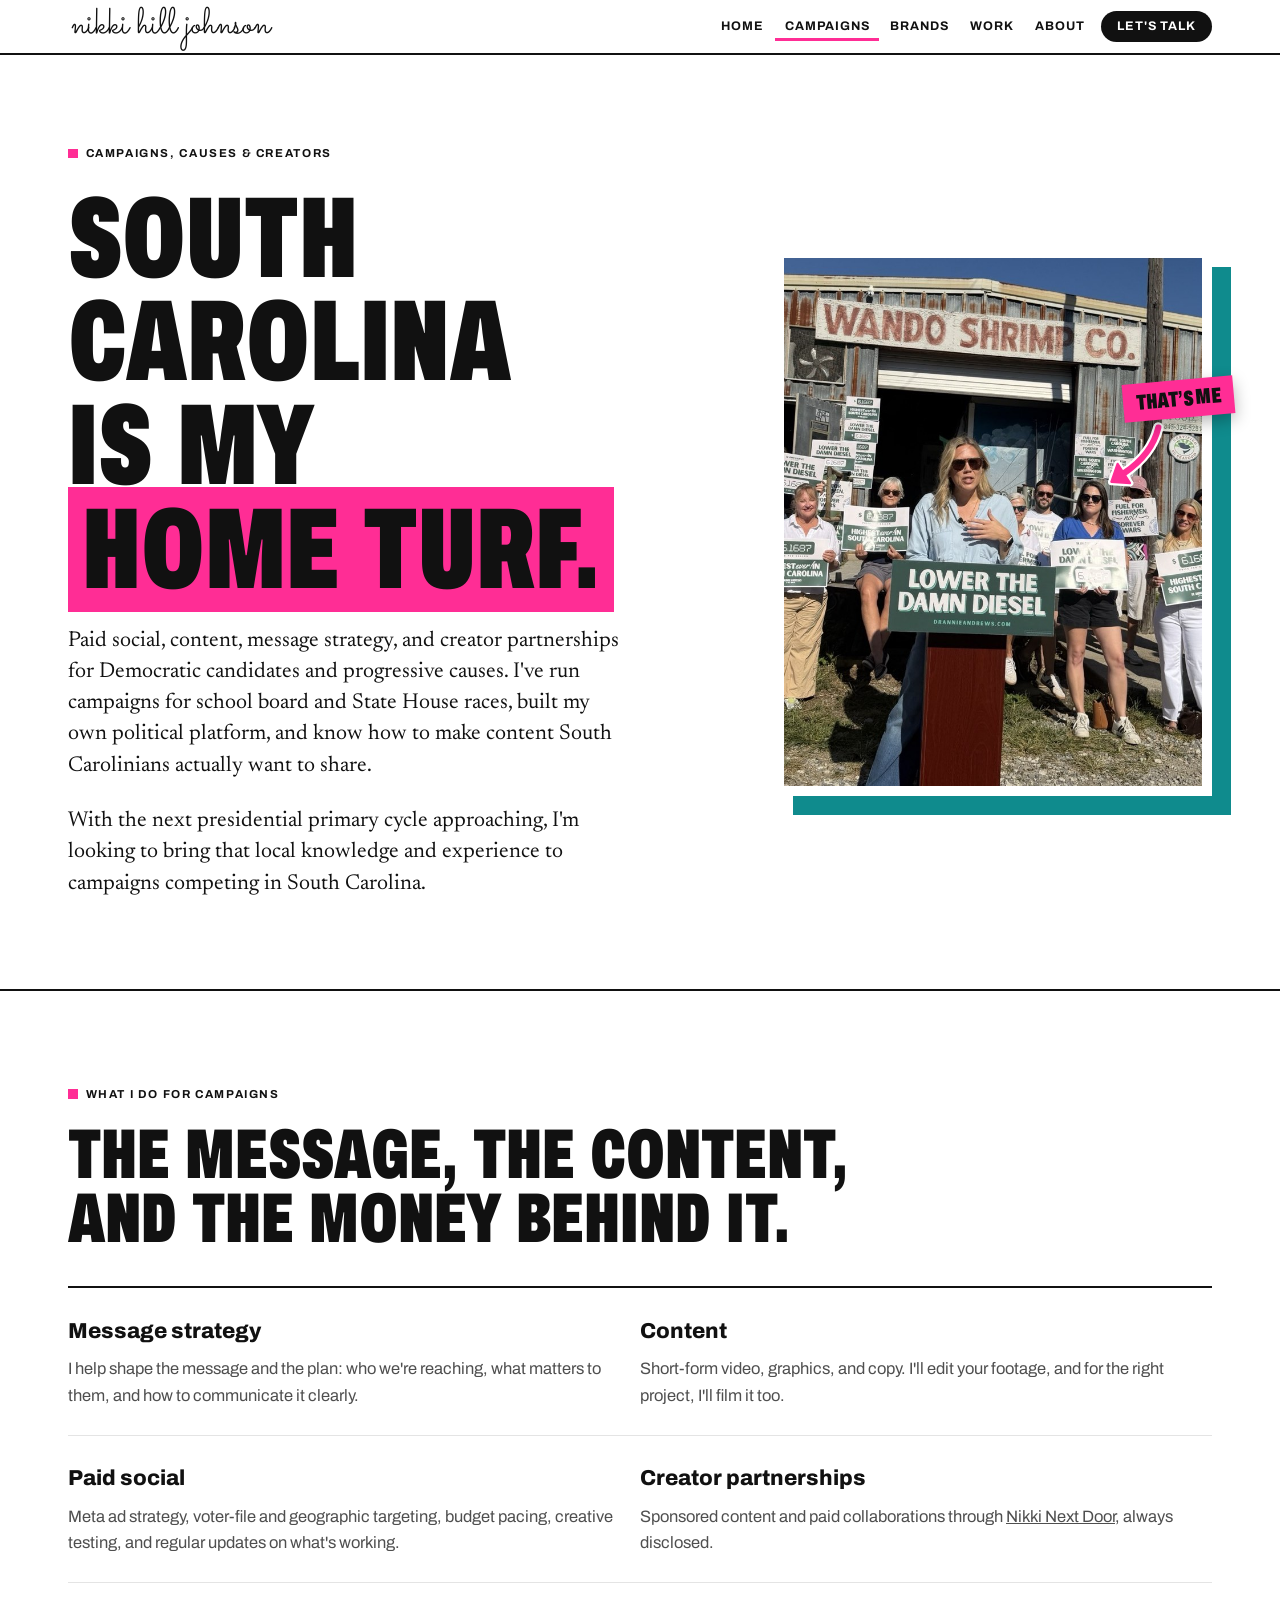
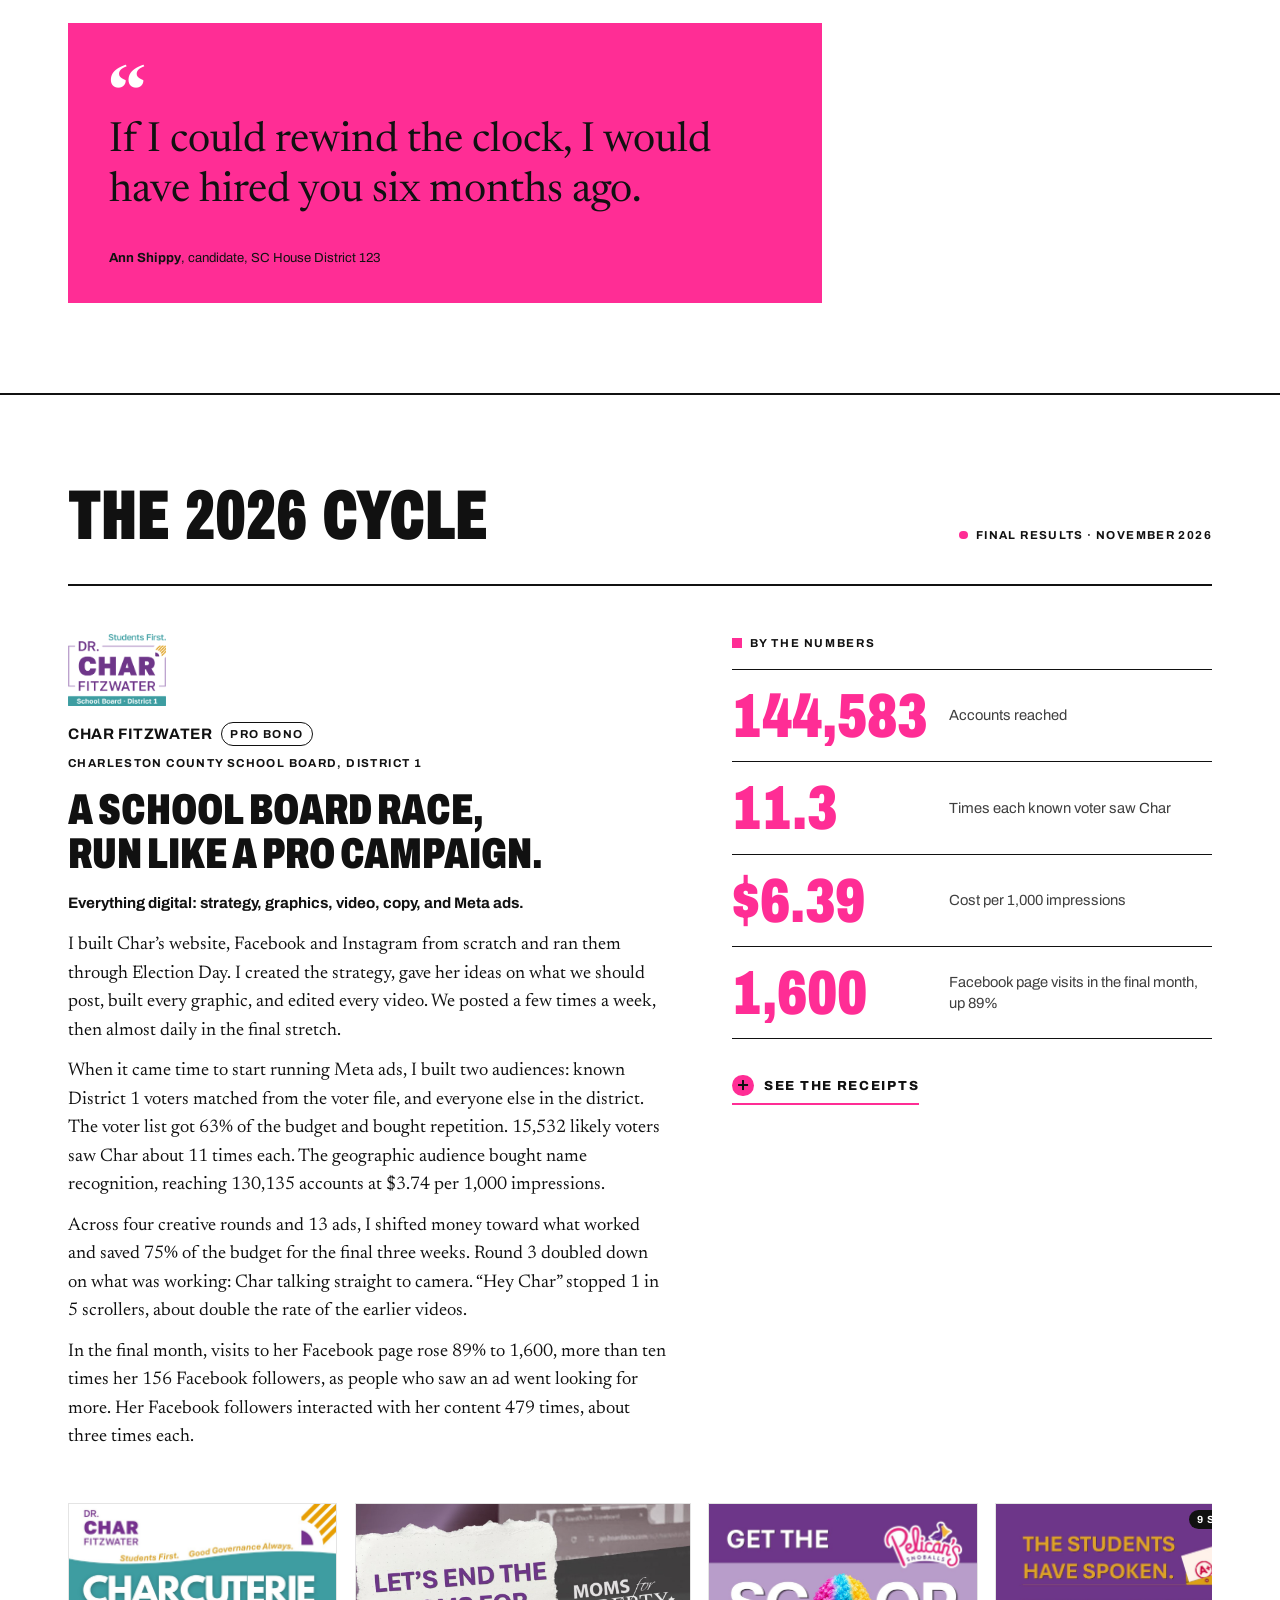
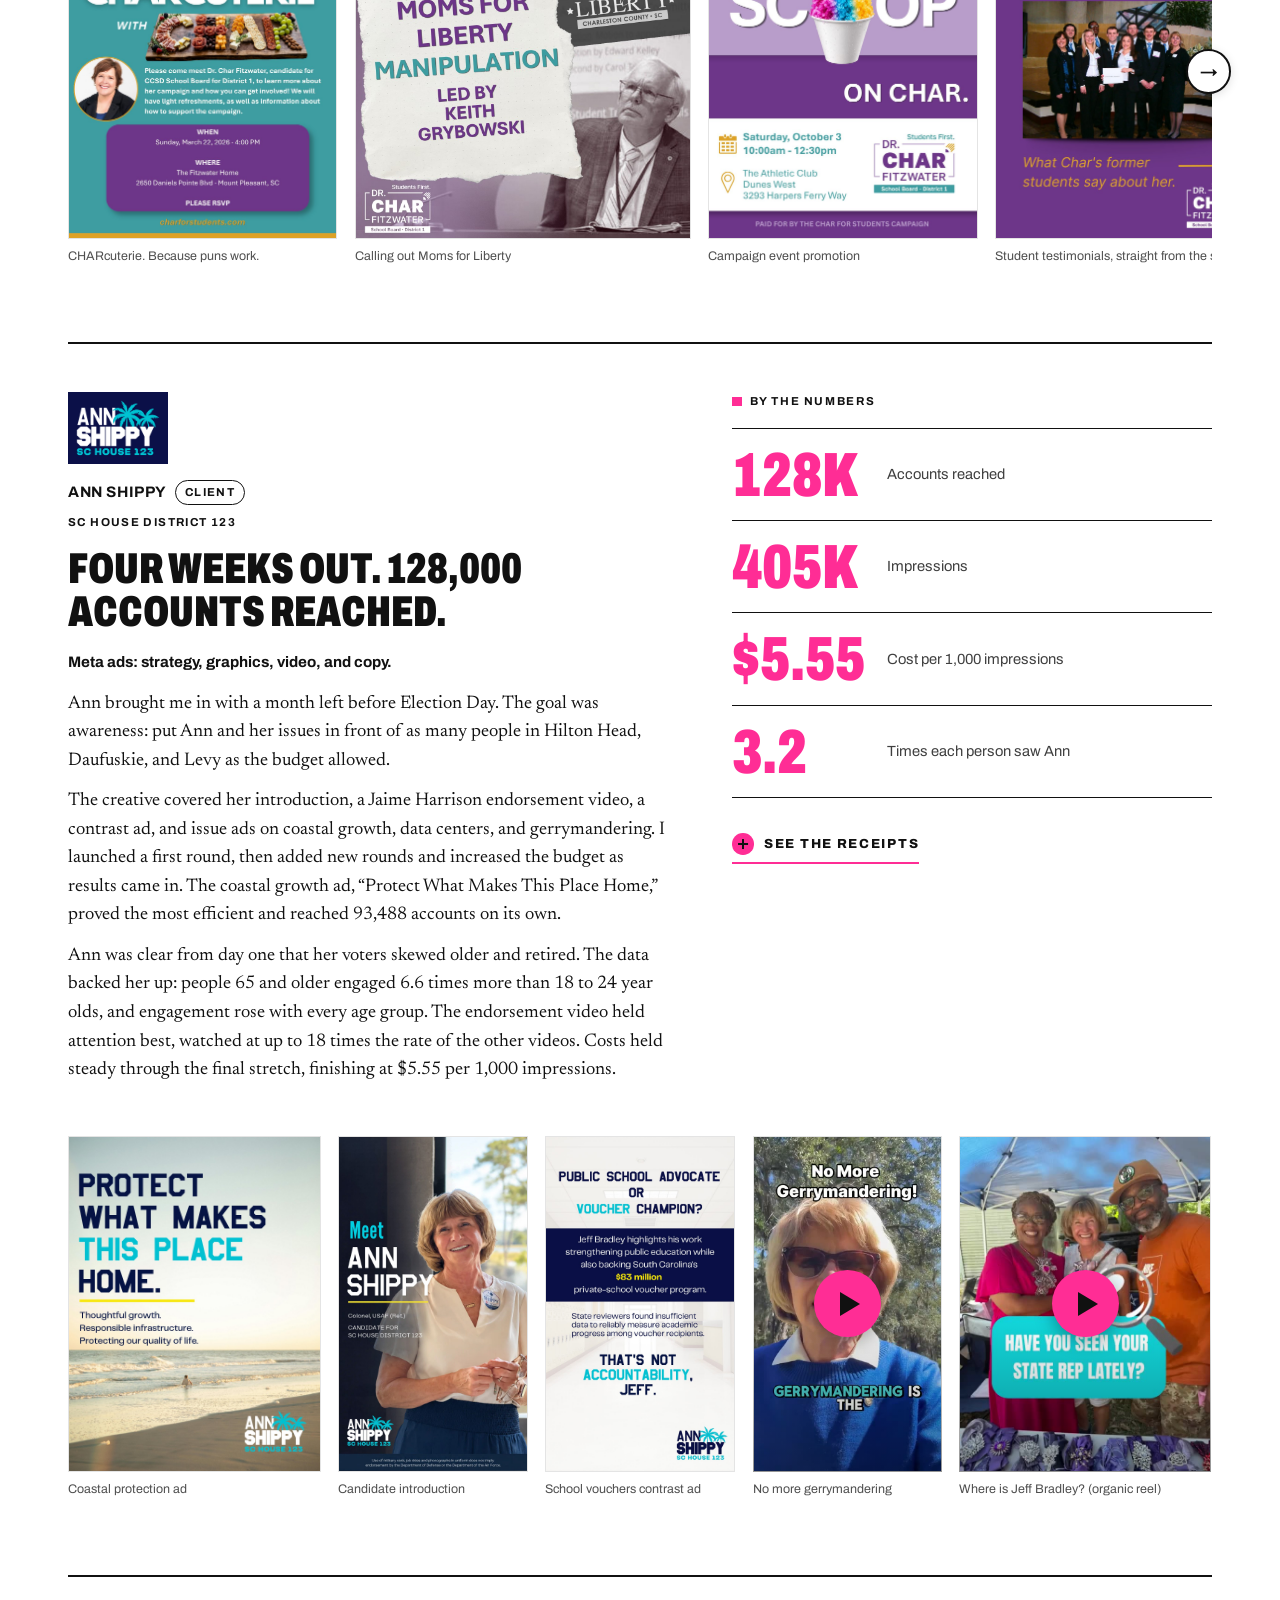
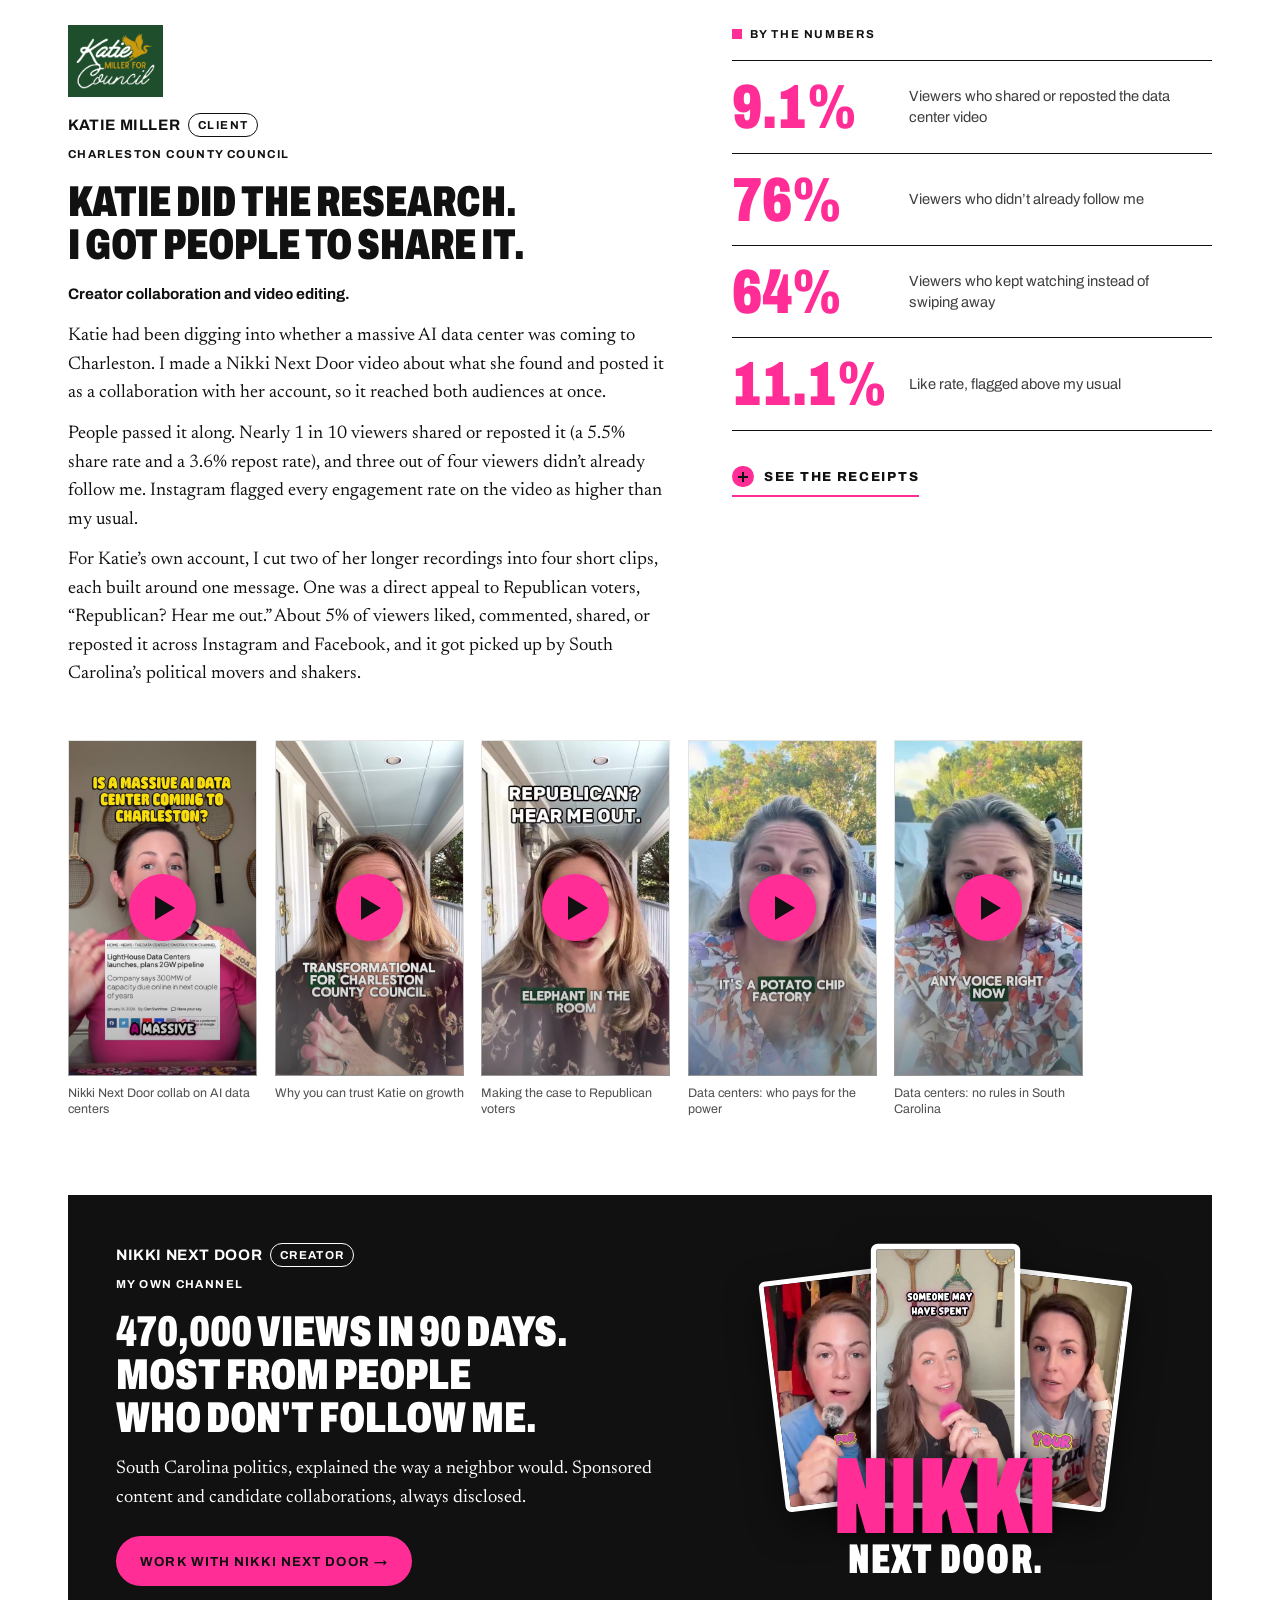
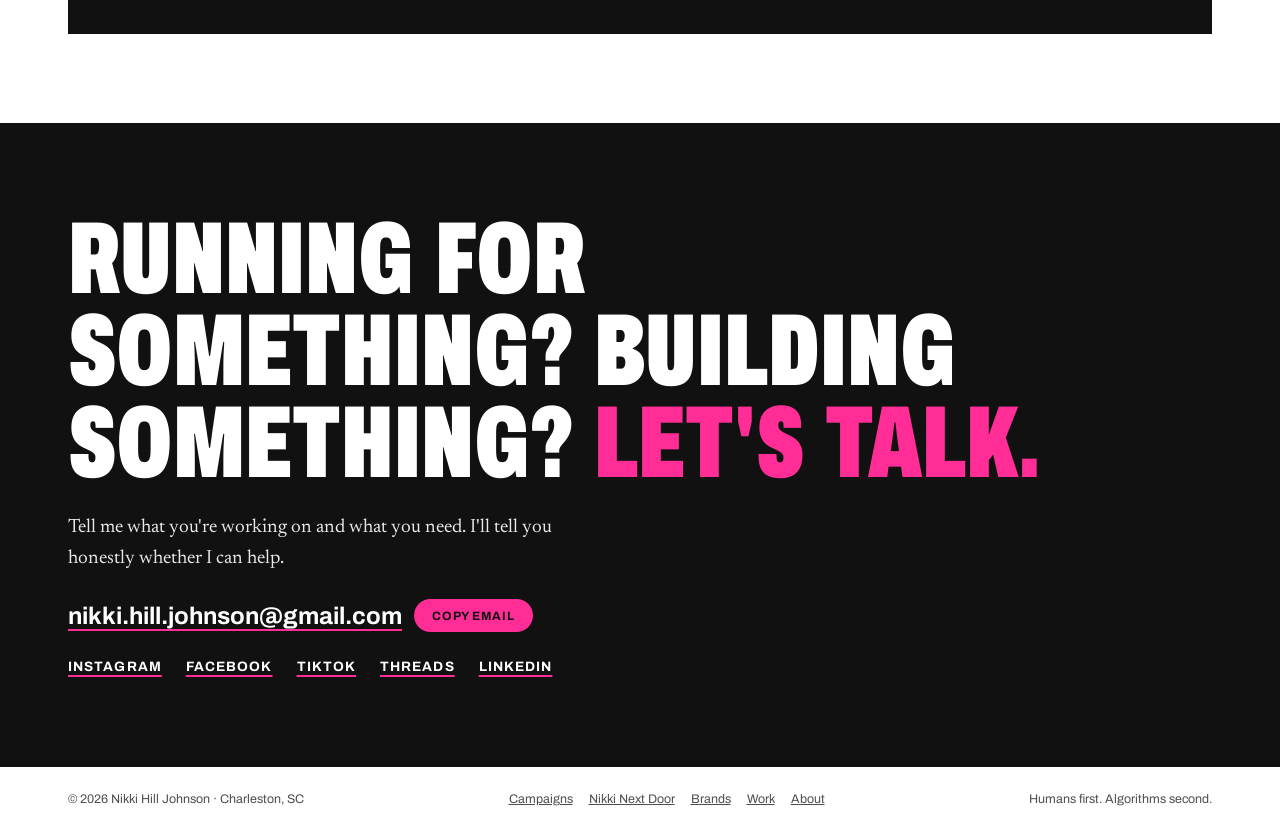
<file: campaigns.html>
<!doctype html>
<html lang="en">
<head>
<meta charset="utf-8">
<meta name="viewport" content="width=device-width, initial-scale=1, viewport-fit=cover">
<title>South Carolina Political Digital Strategist | Nikki Hill Johnson</title>
<meta name="description" content="Paid social, content, message strategy and creator partnerships for Democratic candidates and progressive causes in South Carolina. School board and SC House races.">
<link rel="canonical" href="https://nikkihilljohnson.com/campaigns">
<link rel="icon" href="/favicon.svg" type="image/svg+xml">
<link rel="icon" href="/favicon-32.png" sizes="32x32" type="image/png">
<link rel="apple-touch-icon" href="/apple-touch-icon.png">
<meta property="og:type" content="website">
<meta property="og:site_name" content="Nikki Hill Johnson">
<meta property="og:title" content="Campaigns | Nikki Hill Johnson">
<meta property="og:description" content="South Carolina is my home turf. Digital for Democratic candidates and progressive causes.">
<meta property="og:url" content="https://nikkihilljohnson.com/campaigns">
<meta property="og:image" content="https://nikkihilljohnson.com/media/share-card.jpg">
<meta property="og:image:width" content="1200">
<meta property="og:image:height" content="630">
<meta property="og:image:alt" content="Get real people to care. Then get them to act. Nikki Hill Johnson, nikkihilljohnson.com">
<meta name="twitter:card" content="summary_large_image">
<meta name="twitter:image" content="https://nikkihilljohnson.com/media/share-card.jpg">

<link rel="preconnect" href="https://fonts.googleapis.com">
<link rel="preconnect" href="https://fonts.gstatic.com" crossorigin>
<link rel="stylesheet" href="https://fonts.googleapis.com/css2?family=Archivo:wdth,wght@62..125,400..900&family=Newsreader:ital,opsz,wght@0,6..72,400;1,6..72,400&family=Sacramento&display=swap">
<link rel="stylesheet" href="/styles.css?v=20261109b">
<script type="application/ld+json">{"@context": "https://schema.org", "@graph": [{"@type": "Person", "@id": "https://nikkihilljohnson.com/#nikki", "name": "Nikki Hill Johnson", "alternateName": "Nikki Next Door", "url": "https://nikkihilljohnson.com/", "image": "https://nikkihilljohnson.com/media/camera.jpg", "email": "mailto:nikki.hill.johnson@gmail.com", "jobTitle": "Digital Marketing Strategist", "description": "Charleston, SC digital strategist running social, paid media and creative for Democratic candidates, progressive causes and brands. Creator of Nikki Next Door.", "address": {"@type": "PostalAddress", "addressLocality": "Charleston", "addressRegion": "SC", "addressCountry": "US"}, "homeLocation": {"@type": "Place", "name": "Charleston, South Carolina"}, "knowsAbout": ["Social media strategy", "Paid social advertising", "Meta ads", "Political campaigns", "Content strategy", "Short-form video", "South Carolina politics", "Creator partnerships", "Influencer marketing"], "sameAs": ["https://instagram.com/nikkihilljohnson", "https://www.threads.com/@nikkihilljohnson", "https://www.tiktok.com/@nikkinextdoorsc", "https://www.facebook.com/nikkinextdoorsc", "https://www.linkedin.com/in/nikkihilljohnson/"]}, {"@type": "WebSite", "@id": "https://nikkihilljohnson.com/#site", "url": "https://nikkihilljohnson.com/", "name": "Nikki Hill Johnson", "publisher": {"@id": "https://nikkihilljohnson.com/#nikki"}}, {"@type": "WebPage", "@id": "https://nikkihilljohnson.com/campaigns#page", "url": "https://nikkihilljohnson.com/campaigns", "name": "South Carolina Political Digital Strategist | Nikki Hill Johnson", "description": "Paid social, content, message strategy and creator partnerships for Democratic candidates and progressive causes in South Carolina. School board and SC House races.", "isPartOf": {"@id": "https://nikkihilljohnson.com/#site"}, "about": {"@id": "https://nikkihilljohnson.com/#nikki"}}]}</script>
<script>document.documentElement.classList.add("js")</script>
</head>
<body data-page="campaigns">

<header class="site">
  <div class="wrap">
    <a class="logo" aria-label="Nikki Hill Johnson, home" href="/">nikki hill johnson</a>
    <button class="menu-btn" type="button" id="menu-btn" aria-expanded="false" aria-controls="site-nav"><span class="bars" aria-hidden="true"></span><span class="sr">Menu</span></button>
    <nav aria-label="Main" id="site-nav">
      <a id="nav-home" href="/">Home</a>
      <a id="nav-campaigns" href="/campaigns">Campaigns</a>
      <a id="nav-brands" href="/brands">Brands</a>
      <a id="nav-work" href="/work">Work</a>
      <a id="nav-about" href="/about">About</a>
      <a class="talk" href="#contact" data-jump="contact">Let's talk</a>
    </nav>
  </div>
</header>

<main>
<div class="view" id="view-campaigns">
  <section class="c-hero">
    <div class="wrap">
      <div class="copy">
        <span class="label">Campaigns, causes &amp; creators</span>
        <h1 class="cond page-h1">South Carolina is my <span class="hl">home turf.</span></h1>
        <p class="dek">Paid social, content, message strategy, and creator partnerships for Democratic candidates and progressive causes. I've run campaigns for school board and State House races, built my own political platform, and know how to make content South Carolinians actually want to share.</p>
        <p class="dek">With the next presidential primary cycle approaching, I'm looking to bring that local knowledge and experience to campaigns competing in South Carolina.</p>
      </div>
      <figure class="print teal tall me-shot">
        <img src="/media/campaign-andrews.jpg" alt="Nikki in a blue shirt and sunglasses, holding a Lower the Damn Diesel sign behind U.S. Senate candidate Dr. Annie Andrews at a press event at Wando Shrimp Co." width="740" height="925">
        <svg class="me-arrow" viewBox="0 0 740 925" aria-hidden="true"><path class="u" d="M662 300 Q651 347 601 381"/><polygon class="u" points="579,396 590,364 612,398"/><path d="M662 300 Q651 347 601 381"/><polygon points="579,396 590,364 612,398"/></svg>
        <span class="me-tag" aria-hidden="true">That&rsquo;s me</span>
      </figure>
    </div>
  </section>

  <section class="rule">
    <div class="wrap">
      <span class="label">What I do for campaigns</span>
      <h2 class="cond h2" style="margin-top:1rem">The message, the content, and the money behind it.</h2>
      <div class="offers">
        <div class="offer"><h3>Message strategy</h3><p>I help shape the message and the plan: who we're reaching, what matters to them, and how to communicate it clearly.</p></div>
        <div class="offer"><h3>Content</h3><p>Short-form video, graphics, and copy. I'll edit your footage, and for the right project, I'll film it too.</p></div>
        <div class="offer"><h3>Paid social</h3><p>Meta ad strategy, voter-file and geographic targeting, budget pacing, creative testing, and regular updates on what's working.</p></div>
        <div class="offer"><h3>Creator partnerships</h3><p>Sponsored content and paid collaborations through <a href="/nikki-next-door">Nikki Next Door</a>, always disclosed.</p></div>
      </div>
      <div class="pull">
        <blockquote>
          <p>If I could rewind the clock, I would have hired you six months ago.</p>
          <footer><b>Ann Shippy</b>, candidate, SC House District 123</footer>
        </blockquote>
      </div>
    </div>
  </section>

  <section class="rule">
    <div class="wrap">
      <div class="cycle-head">
        <h2 class="cond h2">The 2026 cycle</h2>
        <span class="asof dark">Final results · November 2026</span>
      </div>

      <article class="case first has-rc" id="case-char">
        <div class="main">
          <img class="caselogo" src="/media/logo-char.png" alt="Dr. Char Fitzwater, School Board District 1">
          <div class="meta"><span class="who">Char Fitzwater</span><span class="sub">Charleston County School Board, District 1</span><span class="tag">Pro bono</span></div>
          <h3>A school board race, run like a pro campaign.</h3>
          <p class="role">Everything digital: strategy, graphics, video, copy, and Meta ads.</p>
          <p class="txt">I built Char&rsquo;s website, Facebook and Instagram from scratch and ran them through Election Day. I created the strategy, gave her ideas on what we should post, built every graphic, and edited every video. We posted a few times a week, then almost daily in the final stretch.</p>
          <p class="txt">When it came time to start running Meta ads, I built two audiences: known District 1 voters matched from the voter file, and everyone else in the district. The voter list got 63% of the budget and bought repetition. 15,532 likely voters saw Char about 11 times each. The geographic audience bought name recognition, reaching 130,135 accounts at $3.74 per 1,000 impressions.</p>
          <p class="txt">Across four creative rounds and 13 ads, I shifted money toward what worked and saved 75% of the budget for the final three weeks. Round 3 doubled down on what was working: Char talking straight to camera. &ldquo;Hey Char&rdquo; stopped 1 in 5 scrollers, about double the rate of the earlier videos.</p>
          <p class="txt">In the final month, visits to her Facebook page rose 89% to 1,600, more than ten times her 156 Facebook followers, as people who saw an ad went looking for more. Her Facebook followers interacted with her content 479 times, about three times each.</p>
        </div>
        <div class="statwrap">
          <span class="label">By the numbers</span>
          <dl class="stats rows">
          <div><dt>Accounts reached</dt><dd>144,583</dd></div>
          <div><dt>Times each known voter saw Char</dt><dd>11.3</dd></div>
          <div><dt>Cost per 1,000 impressions</dt><dd>$6.39</dd></div>
          <div><dt>Facebook page visits in the final month, up 89%</dt><dd>1,600</dd></div>
        </dl>
          <button type="button" class="rc-btn" aria-expanded="false" aria-controls="rc-char"><span class="rc-ic" aria-hidden="true"></span><span class="rc-t">See the receipts</span></button>
        </div>
        <div class="rc" id="rc-char">
          <div class="rc-in">
            <div class="rc-body">
              <div class="rc-head"><span class="label">Behind the numbers</span><p>Campaign totals straight from Meta Ads Manager, plus pages from my final ads report and Business Suite insights for her accounts. Click any one to enlarge.</p></div>
              <!-- To add a screenshot: copy one <figure> line below, change the file and caption. -->
              <div class="rc-grid">
                <figure class="rc-shot wide"><img src="/media/proof/char-meta-campaign-final.png" alt="Meta Ads Manager, Char 2026 School Board campaign totals: 144,583 reach, 486,461 impressions, $3,106.70 spent" width="1790" height="266" loading="lazy" decoding="async"><figcaption>Meta Ads Manager, campaign totals</figcaption></figure>
                <figure class="rc-shot wide"><img src="/media/proof/char-report-summary.jpg" alt="Final report summary: 144,583 accounts reached, 486,461 impressions, 3.4 average frequency, $6.39 cost per 1,000" width="1880" height="720" loading="lazy" decoding="async"><figcaption>Campaign totals, Aug 28 to Nov 4, 2026</figcaption></figure>
                <figure class="rc-shot wide"><img src="/media/proof/char-report-audiences.jpg" alt="Voter list versus geographic audience: 15,532 voters reached 11.3 times each; 130,135 accounts reached at $3.74 per 1,000" width="1880" height="920" loading="lazy" decoding="async"><figcaption>Voter-file audience vs. geographic audience</figcaption></figure>
                <figure class="rc-shot wide"><img src="/media/proof/char-report-all-ads.jpg" alt="Results for all 13 ads, with spend, reach, impressions, cost per 1,000, engagement rate and ThruPlays" width="1880" height="950" loading="lazy" decoding="async"><figcaption>Every ad, side by side</figcaption></figure>
                <figure class="rc-shot"><img src="/media/proof/char-insights-fb.jpg" alt="Meta Business Suite Facebook insights, Oct 11 to Nov 9, 2026: 291.8K views, 92,734 viewers, 1.6K Facebook visits up 89%, 868 content interactions including 479 from followers, 18 hours 45 minutes watch time" width="1030" height="745" loading="lazy" decoding="async"><figcaption>Facebook, final 30 days (organic and paid combined)</figcaption></figure>
                <figure class="rc-shot"><img src="/media/proof/char-insights-ig.jpg" alt="Meta Business Suite Instagram insights, Oct 11 to Nov 9, 2026: 214.7K views, 88.5K reach, 173 content interactions" width="1004" height="740" loading="lazy" decoding="async"><figcaption>Instagram, final 30 days (organic and paid combined)</figcaption></figure>
              </div>
            </div>
          </div>
        </div>
        <div class="media">
          <!-- To add work: copy one <figure> line below, change the file and caption. -->
          <figure><img src="/media/char-charcuterie.jpg" alt="Char Fitzwater CHARcuterie event flyer" width="1080" height="1350" loading="lazy" decoding="async"><figcaption>CHARcuterie. Because puns work.</figcaption></figure>
          <figure><img src="/media/char-m4l.jpg" alt="Char Fitzwater graphic: Let's end the Moms for Liberty manipulation led by Keith Grybowski" width="1080" height="1080" loading="lazy" decoding="async"><figcaption>Calling out Moms for Liberty</figcaption></figure>
          <figure><img src="/media/char-scoop.jpg" alt="Get the Scoop on Char event graphic" width="1080" height="1350" loading="lazy" decoding="async"><figcaption>Campaign event promotion</figcaption></figure>
          <figure><button type="button" class="carbtn" data-car="char-approved" data-n="9" aria-label="Open carousel: The students have spoken: former students on Char"><img src="/media/car/char-approved/1.jpg" alt="The students have spoken: former students on Char" width="1080" height="1350" loading="lazy" decoding="async"><span class="slides">9 slides</span></button><figcaption>Student testimonials, straight from the source</figcaption></figure>
          <figure><video playsinline preload="none" poster="/media/v-char-talk.jpg" src="/media/v-char-talk.mp4" width="480" height="854"></video><figcaption>Candidate-led video</figcaption></figure>
          <figure><video playsinline preload="none" poster="/media/v-char-wave.jpg" src="/media/v-char-wave.mp4" width="540" height="960"></video><figcaption>Campaign trail reel</figcaption></figure>
          <figure><video playsinline preload="none" poster="/media/v-char-vo.jpg" src="/media/v-char-vo.mp4" width="480" height="854"></video><figcaption>Community meeting recap</figcaption></figure>
          <figure><img src="/media/char-26days.jpg" alt="26 days to go donation graphic" width="1080" height="1350" loading="lazy" decoding="async"><figcaption>Fundraising countdown</figcaption></figure>
          <figure><img src="/media/char-donation.jpg" alt="Small donations add up graphic" width="1080" height="1350" loading="lazy" decoding="async"><figcaption>Small-dollar fundraising push</figcaption></figure>
          <figure><img src="/media/vote-today.jpg" alt="Early voting is here graphic" width="1080" height="1350" loading="lazy" decoding="async"><figcaption>Early voting reminder</figcaption></figure>
          <figure><img src="/media/char-citypaper.jpg" alt="Char Fitzwater graphic announcing the Charleston City Paper endorsement" width="1080" height="1350" loading="lazy" decoding="async"><figcaption>Turning an editorial endorsement into a post</figcaption></figure>
        </div>
      </article>

      <article class="case has-rc" id="case-ann">
        <div class="main">
          <img class="caselogo" src="/media/logo-ann.png" alt="Ann Shippy, SC House 123" width="480" height="345">
          <div class="meta"><span class="who">Ann Shippy</span><span class="sub">SC House District 123</span><span class="tag">Client</span></div>
          <h3>Four weeks out. 128,000 accounts reached.</h3>
          <p class="role">Meta ads: strategy, graphics, video, and copy.</p>
          <p class="txt">Ann brought me in with a month left before Election Day. The goal was awareness: put Ann and her issues in front of as many people in Hilton Head, Daufuskie, and Levy as the budget allowed.</p>
          <p class="txt">The creative covered her introduction, a Jaime Harrison endorsement video, a contrast ad, and issue ads on coastal growth, data centers, and gerrymandering. I launched a first round, then added new rounds and increased the budget as results came in. The coastal growth ad, &ldquo;Protect What Makes This Place Home,&rdquo; proved the most efficient and reached 93,488 accounts on its own.</p>
          <p class="txt">Ann was clear from day one that her voters skewed older and retired. The data backed her up: people 65 and older engaged 6.6 times more than 18 to 24 year olds, and engagement rose with every age group. The endorsement video held attention best, watched at up to 18 times the rate of the other videos. Costs held steady through the final stretch, finishing at $5.55 per 1,000 impressions.</p>
        </div>
        <div class="statwrap">
          <span class="label">By the numbers</span>
          <dl class="stats rows">
          <div><dt>Accounts reached</dt><dd>128K</dd></div>
          <div><dt>Impressions</dt><dd>405K</dd></div>
          <div><dt>Cost per 1,000 impressions</dt><dd>$5.55</dd></div>
          <div><dt>Times each person saw Ann</dt><dd>3.2</dd></div>
        </dl>
          <button type="button" class="rc-btn" aria-expanded="false" aria-controls="rc-ann"><span class="rc-ic" aria-hidden="true"></span><span class="rc-t">See the receipts</span></button>
        </div>
        <div class="rc" id="rc-ann">
          <div class="rc-in">
            <div class="rc-body">
              <div class="rc-head"><span class="label">Behind the numbers</span><p>Campaign totals straight from Meta Ads Manager, plus pages from my final ads report. Click any one to enlarge.</p></div>
              <!-- To add a screenshot: copy one <figure> line below, change the file and caption. -->
              <div class="rc-grid">
                <figure class="rc-shot wide"><img src="/media/proof/ann-meta-adset-final.png" alt="Meta Ads Manager, Ann Shippy campaign totals: 128,289 reach, 405,290 impressions, $5.55 CPM, 3.16 frequency" width="2195" height="261" loading="lazy" decoding="async"><figcaption>Meta Ads Manager, campaign totals, Oct 6 to Nov 2, 2026</figcaption></figure>
                <figure class="rc-shot wide"><img src="/media/proof/ann-report-summary.jpg" alt="Final report summary: 128,267 accounts reached, 405,120 impressions, 3.2 average frequency, $5.55 cost per 1,000" width="1880" height="720" loading="lazy" decoding="async"><figcaption>Final report, the big picture</figcaption></figure>
                <figure class="rc-shot wide"><img src="/media/proof/ann-report-ages.jpg" alt="Share of reach and engagement rate by age: engagement climbed with every age group, 6.6 times higher for 65 and older than 18 to 24" width="1880" height="980" loading="lazy" decoding="async"><figcaption>Engagement climbed with every age group</figcaption></figure>
                <figure class="rc-shot wide"><img src="/media/proof/ann-report-all-ads.jpg" alt="Results for all 9 ads, with spend, reach, impressions, cost per 1,000, engagement rate and link clicks" width="1880" height="935" loading="lazy" decoding="async"><figcaption>Every ad, side by side</figcaption></figure>
              </div>
            </div>
          </div>
        </div>
        <div class="media">
          <!-- To add work: copy one <figure> line below, change the file and caption. -->
          <figure><img src="/media/ann-protect.jpg" alt="Ann Shippy ad: Protect what makes this place home. Thoughtful growth. Responsible infrastructure. Protecting our quality of life." width="1080" height="1440" loading="lazy" decoding="async"><figcaption>Coastal protection ad</figcaption></figure>
          <figure><img src="/media/ann-meet.jpg" alt="Meet Ann Shippy story graphic" width="1012" height="1800" loading="lazy" decoding="async"><figcaption>Candidate introduction</figcaption></figure>
          <figure><img src="/media/ann-voucher.jpg" alt="Ann Shippy graphic: Public school advocate or voucher champion?" width="1012" height="1800" loading="lazy" decoding="async"><figcaption>School vouchers contrast ad</figcaption></figure>
          <figure><video playsinline preload="none" poster="/media/v-ann-gerry.jpg" src="/media/v-ann-gerry.mp4" width="540" height="960"></video><figcaption>No more gerrymandering</figcaption></figure>
          <figure><video playsinline preload="none" poster="/media/v-ann-crickets.jpg" src="/media/v-ann-crickets.mp4" width="540" height="720" style="aspect-ratio:3/4"></video><figcaption>Where is Jeff Bradley? (organic reel)</figcaption></figure>
        </div>
      </article>

      <article class="case has-rc" id="case-katie">
        <div class="main">
          <img class="caselogo" src="/media/logo-katie.png" alt="Katie Miller for Charleston County Council" width="480" height="363">
          <div class="meta"><span class="who">Katie Miller</span><span class="sub">Charleston County Council</span><span class="tag">Client</span></div>
          <h3>Katie did the research. I got people to share it.</h3>
          <p class="role">Creator collaboration and video editing.</p>
          <p class="txt">Katie had been digging into whether a massive AI data center was coming to Charleston. I made a Nikki Next Door video about what she found and posted it as a collaboration with her account, so it reached both audiences at once.</p>
          <p class="txt">People passed it along. Nearly 1 in 10 viewers shared or reposted it (a 5.5% share rate and a 3.6% repost rate), and three out of four viewers didn&rsquo;t already follow me. Instagram flagged every engagement rate on the video as higher than my usual.</p>
          <p class="txt">For Katie&rsquo;s own account, I cut two of her longer recordings into four short clips, each built around one message. One was a direct appeal to Republican voters, &ldquo;Republican? Hear me out.&rdquo; About 5% of viewers liked, commented, shared, or reposted it across Instagram and Facebook, and it got picked up by South Carolina&rsquo;s political movers and shakers.</p>
        </div>
        <div class="statwrap">
          <span class="label">By the numbers</span>
          <dl class="stats rows">
          <div><dt>Viewers who shared or reposted the data center video</dt><dd>9.1%</dd></div>
          <div><dt>Viewers who didn&rsquo;t already follow me</dt><dd>76%</dd></div>
          <div><dt>Viewers who kept watching instead of swiping away</dt><dd>64%</dd></div>
          <div><dt>Like rate, flagged above my usual</dt><dd>11.1%</dd></div>
        </dl>
          <button type="button" class="rc-btn" aria-expanded="false" aria-controls="rc-katie"><span class="rc-ic" aria-hidden="true"></span><span class="rc-t">See the receipts</span></button>
        </div>
        <div class="rc" id="rc-katie">
          <div class="rc-in">
            <div class="rc-body">
              <div class="rc-head"><span class="label">Behind the numbers</span><p>Screenshots from Instagram insights. Click any one to enlarge.</p></div>
              <!-- To add a screenshot: copy one <figure> line below, change the file and caption. -->
              <div class="rc-grid">
                <figure class="rc-shot"><img src="/media/proof/katie-collab-overview.jpg" alt="Instagram reel insights for the data center collaboration: 2,736 views, 1,299 viewers, 38 second average watch time, 22 follows, 170 likes, 28 comments, 49 reposts, 74 shares, 17 saves" width="1179" height="1137" loading="lazy" decoding="async"><figcaption>Data center collaboration, Instagram overview</figcaption></figure>
                <figure class="rc-shot"><img src="/media/proof/katie-collab-rates.jpg" alt="Instagram rates for the data center collaboration: share, like, save, repost and comment rates all marked higher than usual, skip rate lower" width="1179" height="1468" loading="lazy" decoding="async"><figcaption>Every engagement rate above usual</figcaption></figure>
                <figure class="rc-shot"><img src="/media/proof/katie-collab-audience.jpg" alt="Instagram audience for the data center collaboration: 24.4% followers, 75.6% non-followers" width="1179" height="396" loading="lazy" decoding="async"><figcaption>Three out of four viewers were new</figcaption></figure>
              </div>
            </div>
          </div>
        </div>
        <div class="media">
          <!-- To add work: copy one <figure> line below, change the file and caption. -->
          <figure><video playsinline preload="none" poster="/media/v-katie-nnd-datacenter.jpg" src="/media/v-katie-nnd-datacenter.mp4" width="540" height="960"></video><figcaption>Nikki Next Door collab on AI data centers</figcaption></figure>
          <figure><video playsinline preload="none" poster="/media/v-katie-trust.jpg" src="/media/v-katie-trust.mp4" width="540" height="960"></video><figcaption>Why you can trust Katie on growth</figcaption></figure>
          <figure><video playsinline preload="none" poster="/media/v-ann-elephant.jpg" src="/media/v-ann-elephant.mp4" width="540" height="960"></video><figcaption>Making the case to Republican voters</figcaption></figure>
          <figure><video playsinline preload="none" poster="/media/v-katie-dc-infra.jpg" src="/media/v-katie-dc-infra.mp4" width="540" height="960"></video><figcaption>Data centers: who pays for the power</figcaption></figure>
          <figure><video playsinline preload="none" poster="/media/v-katie-dc-law.jpg" src="/media/v-katie-dc-law.mp4" width="540" height="960"></video><figcaption>Data centers: no rules in South Carolina</figcaption></figure>
        </div>
      </article>

      <article class="case dark" id="nnd-teaser">
        <div class="main">
          <div class="meta"><span class="who">Nikki Next Door</span><span class="sub">My own channel</span><span class="tag">Creator</span></div>
          <h3>470,000 views in 90 days. Most from people who don't follow me.</h3>
          <p class="txt">South Carolina politics, explained the way a neighbor would. Sponsored content and candidate collaborations, always disclosed.</p>
          <a class="btn pink" href="/nikki-next-door">Work with Nikki Next Door →</a>
        </div>
        <a class="nnd-vis" href="/nikki-next-door" tabindex="-1" aria-hidden="true">
          <span class="nnd-fan">
            <img src="/media/v-nnd-colbert.jpg" alt="" width="540" height="960" loading="lazy" decoding="async">
            <img src="/media/v-nnd-ccsd.jpg" alt="" width="540" height="960" loading="lazy" decoding="async">
            <img src="/media/v-nnd-dominion.jpg" alt="" width="540" height="960" loading="lazy" decoding="async">
          </span>
          <span class="nnd-mark"><span>Nikki</span><span>Next Door.</span></span>
        </a>
      </article>

    </div>
  </section>
</div>

<section class="contact" id="contact">
  <div class="wrap">
    <h2 class="cond">Running for something? Building something? <span class="p">Let's talk.</span></h2>
    <p>Tell me what you're working on and what you need. I'll tell you honestly whether I can help.</p>
    <div class="mail">
      <a id="email" class="email" href="mailto:nikki.hill.johnson@gmail.com">nikki.hill.johnson@gmail.com</a>
      <button class="copy-btn" type="button" id="copy-email">Copy email</button>
    </div>
    <div class="links">
      <a href="https://instagram.com/nikkihilljohnson" target="_blank" rel="noopener">Instagram</a>
      <a href="https://www.facebook.com/nikkinextdoorsc" target="_blank" rel="noopener">Facebook</a>
      <a href="https://www.tiktok.com/@nikkinextdoorsc" target="_blank" rel="noopener">TikTok</a>
      <a href="https://www.threads.com/@nikkihilljohnson" target="_blank" rel="noopener">Threads</a>
      <a href="https://www.linkedin.com/in/nikkihilljohnson/" target="_blank" rel="noopener">LinkedIn</a>
    </div>
  </div>
</section>
</main>

<footer class="site"><div class="wrap"><span>© 2026 Nikki Hill Johnson · Charleston, SC</span><span class="foot-links"><a href="/campaigns">Campaigns</a><a href="/nikki-next-door">Nikki Next Door</a><a href="/brands">Brands</a><a href="/work">Work</a><a href="/about">About</a></span><span>Humans first. Algorithms second.</span></div></footer>

<div class="lbx" id="lbx" hidden role="dialog" aria-modal="true" aria-label="Enlarged view">
  <div class="lbx-top"><span class="lbx-count" id="lbx-count"></span><button type="button" class="lbx-close" id="lbx-close" aria-label="Close enlarged view">Close ✕</button></div>
  <div class="lbx-stage" id="lbx-stage"></div>
  <button type="button" class="lbx-nav prev" id="lbx-prev" aria-label="Previous item">←</button>
  <button type="button" class="lbx-nav next" id="lbx-next" aria-label="Next item">→</button>
  <p class="lbx-cap" id="lbx-cap"></p>
</div>
<script src="/site.js?v=20261103b"></script>
</body>
</html>
</file>
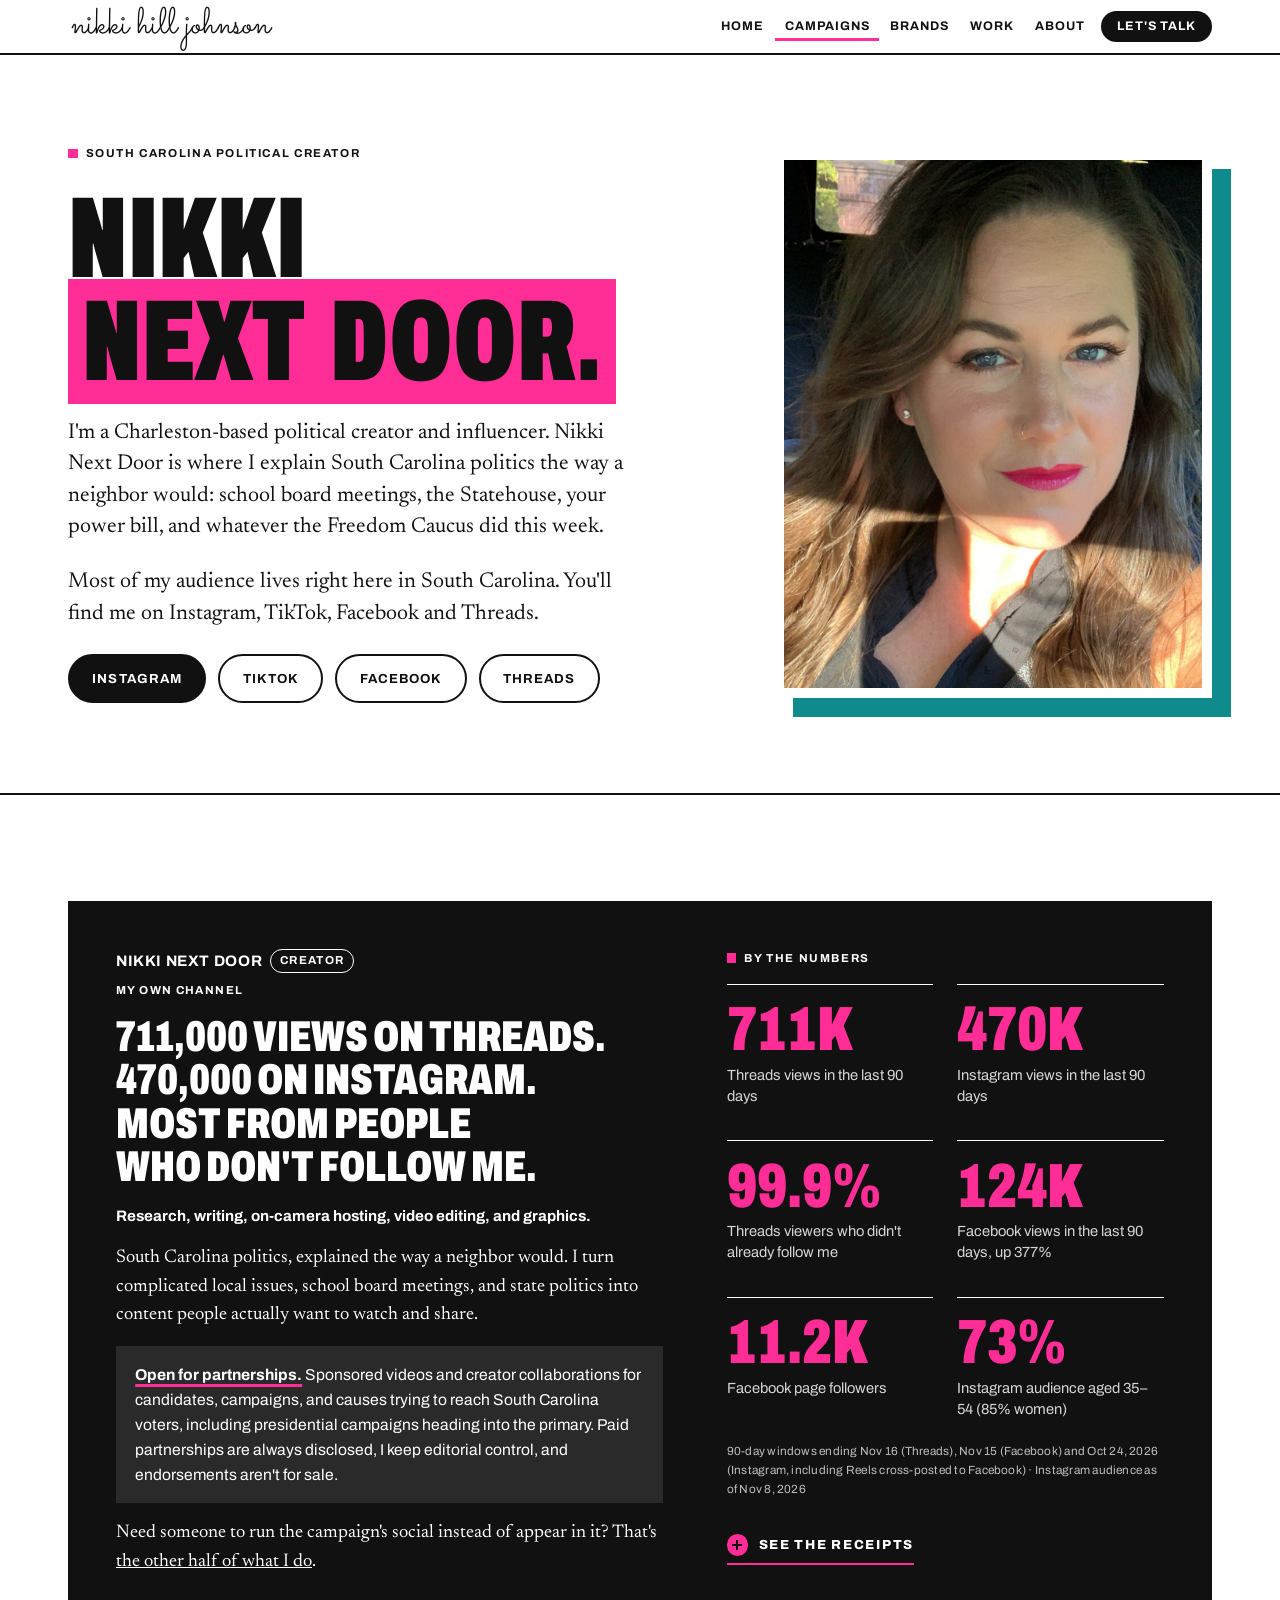
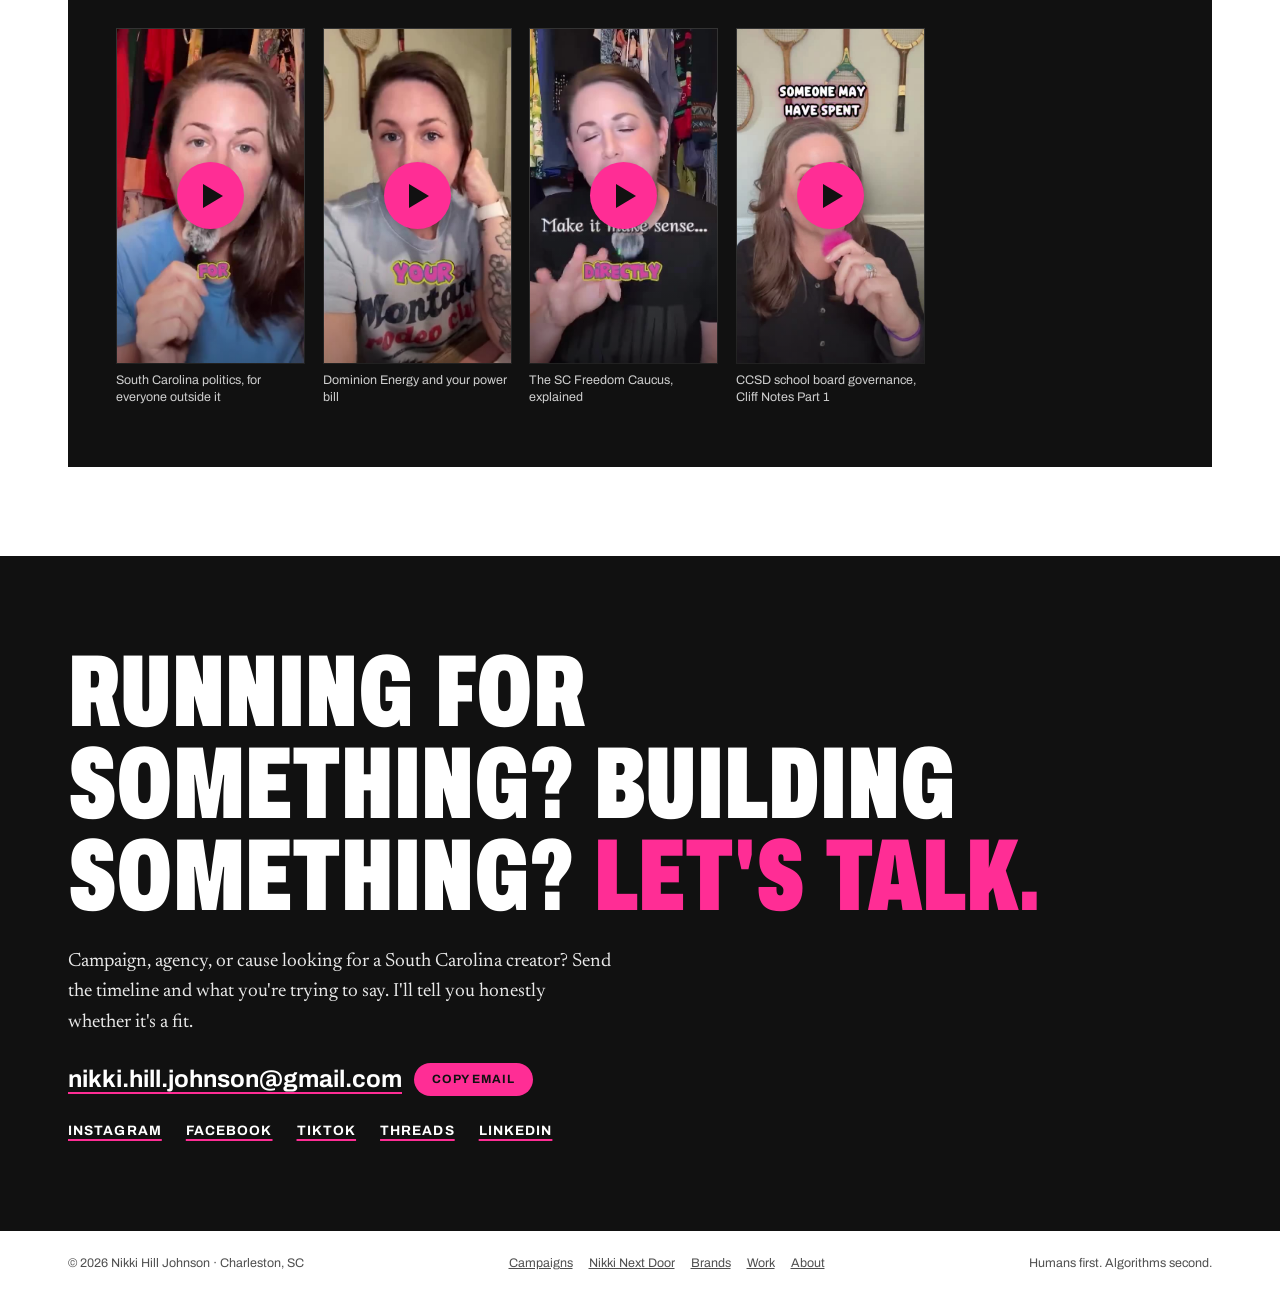
<file: nikki-next-door.html>
<!doctype html>
<html lang="en">
<head>
<meta charset="utf-8">
<meta name="viewport" content="width=device-width, initial-scale=1, viewport-fit=cover">
<title>Nikki Next Door | South Carolina Political Creator &amp; Influencer</title>
<meta name="description" content="Charleston political creator explaining South Carolina politics the way a neighbor would. Open for disclosed creator partnerships with campaigns and causes.">
<link rel="canonical" href="https://nikkihilljohnson.com/nikki-next-door">
<link rel="icon" href="/favicon.svg" type="image/svg+xml">
<link rel="icon" href="/favicon-32.png" sizes="32x32" type="image/png">
<link rel="apple-touch-icon" href="/apple-touch-icon.png">
<meta property="og:type" content="website">
<meta property="og:site_name" content="Nikki Hill Johnson">
<meta property="og:title" content="Nikki Next Door | South Carolina Political Creator">
<meta property="og:description" content="South Carolina politics, explained the way a neighbor would. 470K views in 90 days.">
<meta property="og:url" content="https://nikkihilljohnson.com/nikki-next-door">
<meta property="og:image" content="https://nikkihilljohnson.com/media/share-card.jpg">
<meta property="og:image:width" content="1200">
<meta property="og:image:height" content="630">
<meta property="og:image:alt" content="Get real people to care. Then get them to act. Nikki Hill Johnson, nikkihilljohnson.com">
<meta name="twitter:card" content="summary_large_image">
<meta name="twitter:image" content="https://nikkihilljohnson.com/media/share-card.jpg">

<link rel="preconnect" href="https://fonts.googleapis.com">
<link rel="preconnect" href="https://fonts.gstatic.com" crossorigin>
<link rel="stylesheet" href="https://fonts.googleapis.com/css2?family=Archivo:wdth,wght@62..125,400..900&family=Newsreader:ital,opsz,wght@0,6..72,400;1,6..72,400&family=Sacramento&display=swap">
<link rel="stylesheet" href="/styles.css?v=20261109b">
<script type="application/ld+json">{"@context": "https://schema.org", "@graph": [{"@type": "Person", "@id": "https://nikkihilljohnson.com/#nikki", "name": "Nikki Hill Johnson", "alternateName": "Nikki Next Door", "url": "https://nikkihilljohnson.com/", "image": "https://nikkihilljohnson.com/media/camera.jpg", "email": "mailto:nikki.hill.johnson@gmail.com", "jobTitle": "Digital Marketing Strategist", "description": "Charleston, SC digital strategist running social, paid media and creative for Democratic candidates, progressive causes and brands. Creator of Nikki Next Door.", "address": {"@type": "PostalAddress", "addressLocality": "Charleston", "addressRegion": "SC", "addressCountry": "US"}, "homeLocation": {"@type": "Place", "name": "Charleston, South Carolina"}, "knowsAbout": ["Social media strategy", "Paid social advertising", "Meta ads", "Political campaigns", "Content strategy", "Short-form video", "South Carolina politics", "Creator partnerships", "Influencer marketing"], "sameAs": ["https://instagram.com/nikkihilljohnson", "https://www.threads.com/@nikkihilljohnson", "https://www.tiktok.com/@nikkinextdoorsc", "https://www.facebook.com/nikkinextdoorsc", "https://www.linkedin.com/in/nikkihilljohnson/"]}, {"@type": "WebSite", "@id": "https://nikkihilljohnson.com/#site", "url": "https://nikkihilljohnson.com/", "name": "Nikki Hill Johnson", "publisher": {"@id": "https://nikkihilljohnson.com/#nikki"}}, {"@type": "ProfilePage", "@id": "https://nikkihilljohnson.com/nikki-next-door#page", "url": "https://nikkihilljohnson.com/nikki-next-door", "name": "Nikki Next Door | South Carolina Political Creator & Influencer", "description": "Charleston political creator explaining South Carolina politics the way a neighbor would. Open for disclosed creator partnerships with campaigns and causes.", "isPartOf": {"@id": "https://nikkihilljohnson.com/#site"}, "mainEntity": {"@id": "https://nikkihilljohnson.com/#nikki"}, "about": {"@id": "https://nikkihilljohnson.com/#nikki"}}]}</script>
<script>document.documentElement.classList.add("js")</script>
</head>
<body data-page="nnd">

<header class="site">
  <div class="wrap">
    <a class="logo" aria-label="Nikki Hill Johnson, home" href="/">nikki hill johnson</a>
    <button class="menu-btn" type="button" id="menu-btn" aria-expanded="false" aria-controls="site-nav"><span class="bars" aria-hidden="true"></span><span class="sr">Menu</span></button>
    <nav aria-label="Main" id="site-nav">
      <a id="nav-home" href="/">Home</a>
      <a id="nav-campaigns" href="/campaigns">Campaigns</a>
      <a id="nav-brands" href="/brands">Brands</a>
      <a id="nav-work" href="/work">Work</a>
      <a id="nav-about" href="/about">About</a>
      <a class="talk" href="#contact" data-jump="contact">Let's talk</a>
    </nav>
  </div>
</header>

<main>
<div class="view" id="view-nnd">
  <section class="c-hero">
    <div class="wrap">
      <div class="copy">
        <span class="label">South Carolina political creator</span>
        <h1 class="cond page-h1">Nikki <span class="hl">Next Door.</span></h1>
        <p class="dek">I'm a Charleston-based political creator and influencer. Nikki Next Door is where I explain South Carolina politics the way a neighbor would: school board meetings, the Statehouse, your power bill, and whatever the Freedom Caucus did this week.</p>
        <p class="dek">Most of my audience lives right here in South Carolina. You'll find me on Instagram, TikTok, Facebook and Threads.</p>
        <div class="actions">
          <a class="btn solid" href="https://instagram.com/nikkihilljohnson" target="_blank" rel="noopener">Instagram</a>
          <a class="btn ghost" href="https://www.tiktok.com/@nikkinextdoorsc" target="_blank" rel="noopener">TikTok</a>
          <a class="btn ghost" href="https://www.facebook.com/nikkinextdoorsc" target="_blank" rel="noopener">Facebook</a>
          <a class="btn ghost" href="https://www.threads.com/@nikkihilljohnson" target="_blank" rel="noopener">Threads</a>
        </div>
      </div>
      <figure class="print teal">
        <img src="/media/nnd-hero.jpg" alt="Nikki Hill Johnson, creator of Nikki Next Door, in hot pink lipstick" width="1080" height="1350" style="aspect-ratio:4/5;object-position:50% 30%">
      </figure>
    </div>
  </section>

  <section class="rule">
    <div class="wrap">
      <article class="case has-rc dark first" id="case-nnd">
        <div class="main">
          <div class="meta"><span class="who">Nikki Next Door</span><span class="sub">My own channel</span><span class="tag">Creator</span></div>
          <h2 class="ch">711,000 views on Threads. 470,000 on Instagram. Most from people who don't follow me.</h2>
          <p class="role">Research, writing, on-camera hosting, video editing, and graphics.</p>
          <p class="txt">South Carolina politics, explained the way a neighbor would. I turn complicated local issues, school board meetings, and state politics into content people actually want to watch and share.</p>
          <p class="finding"><b>Open for partnerships.</b> Sponsored videos and creator collaborations for candidates, campaigns, and causes trying to reach South Carolina voters, including presidential campaigns heading into the primary. Paid partnerships are always disclosed, I keep editorial control, and endorsements aren't for sale.</p>
          <p class="txt">Need someone to run the campaign's social instead of appear in it? That's <a href="/campaigns">the other half of what I do</a>.</p>
        </div>
        <div class="statwrap">
          <span class="label">By the numbers</span>
          <dl class="stats">
            <div><dt>Threads views in the last 90 days</dt><dd>711K</dd></div>
            <div><dt>Instagram views in the last 90 days</dt><dd>470K</dd></div>
            <div><dt>Threads viewers who didn't already follow me</dt><dd>99.9%</dd></div>
            <div><dt>Facebook views in the last 90 days, up 377%</dt><dd>124K</dd></div>
            <div><dt>Facebook page followers</dt><dd>11.2K</dd></div>
            <div><dt>Instagram audience aged 35–54 (85% women)</dt><dd>73%</dd></div>
          </dl>
          <p class="statnote">90-day windows ending Nov 16 (Threads), Nov 15 (Facebook) and Oct 24, 2026 (Instagram, including Reels cross-posted to Facebook) · Instagram audience as of Nov 8, 2026</p>
          <button type="button" class="rc-btn" aria-expanded="false" aria-controls="rc-nnd"><span class="rc-ic" aria-hidden="true"></span><span class="rc-t">See the receipts</span></button>
        </div>
        <div class="rc" id="rc-nnd">
          <div class="rc-in">
            <div class="rc-body">
              <div class="rc-head"><span class="label">Behind the numbers</span><p>Screenshots from the original reports. Click any one to enlarge.</p></div>
              <!-- To add a screenshot: copy one <figure> line below, change the file and caption. -->
              <div class="rc-grid">
                <figure class="rc-shot"><img src="/media/proof/nnd-threads-overview-90d.jpg" alt="Threads insights: 711,268 views and 422,490 viewers in 90 days" width="1179" height="1992" loading="lazy" decoding="async"><figcaption>Threads insights, 90 days ending Nov 16, 2026</figcaption></figure>
                <figure class="rc-shot"><img src="/media/proof/nnd-threads-audience-90d.jpg" alt="Threads audience: 421,950 of 422,490 viewers were non-followers" width="1179" height="2386" loading="lazy" decoding="async"><figcaption>Threads viewers: followers vs. non-followers</figcaption></figure>
                <figure class="rc-shot"><img src="/media/proof/nnd-threads-interactions-90d.jpg" alt="Threads insights: 16,965 interactions in 90 days" width="1179" height="2386" loading="lazy" decoding="async"><figcaption>Threads interactions, 90 days ending Nov 16, 2026</figcaption></figure>
                <figure class="rc-shot wide"><img src="/media/proof/nnd-facebook-overview-90d.jpg" alt="Facebook insights: 123.8K views, 46.9K viewers and 2.4K content interactions, Aug 18 to Nov 15, 2026" width="1151" height="774" loading="lazy" decoding="async"><figcaption>Facebook page insights, Aug 18 – Nov 15, 2026</figcaption></figure>
                <figure class="rc-shot wide"><img src="/media/proof/nnd-facebook-followers-90d.jpg" alt="Facebook audience: 11,192 lifetime followers, 110 net follows in 90 days" width="1001" height="556" loading="lazy" decoding="async"><figcaption>Facebook followers, Aug 18 – Nov 15, 2026</figcaption></figure>
                <figure class="rc-shot"><img src="/media/proof/nnd-views-90d.jpg" alt="Instagram insights: 470,107 views and 103,121 viewers in 90 days" width="1179" height="1212" loading="lazy" decoding="async"><figcaption>Instagram insights, 90 days ending Oct 23, 2026</figcaption></figure>
              </div>
            </div>
          </div>
        </div>
        <div class="media">
          <!-- To add work: copy one <figure> line below, change the file and caption. -->
          <figure><video playsinline preload="none" poster="/media/v-nnd-colbert.jpg" src="/media/v-nnd-colbert.mp4" width="480" height="854"></video><figcaption>South Carolina politics, for everyone outside it</figcaption></figure>
          <figure><video playsinline preload="none" poster="/media/v-nnd-dominion.jpg" src="/media/v-nnd-dominion.mp4" width="480" height="854"></video><figcaption>Dominion Energy and your power bill</figcaption></figure>
          <figure><video playsinline preload="none" poster="/media/v-nnd-freedom.jpg" src="/media/v-nnd-freedom.mp4" width="480" height="854"></video><figcaption>The SC Freedom Caucus, explained</figcaption></figure>
          <figure><video playsinline preload="none" poster="/media/v-nnd-ccsd.jpg" src="/media/v-nnd-ccsd.mp4" width="540" height="960"></video><figcaption>CCSD school board governance, Cliff Notes Part 1</figcaption></figure>
        </div>
      </article>
    </div>
  </section>
</div>

<section class="contact" id="contact">
  <div class="wrap">
    <h2 class="cond">Running for something? Building something? <span class="p">Let's talk.</span></h2>
    <p>Campaign, agency, or cause looking for a South Carolina creator? Send the timeline and what you're trying to say. I'll tell you honestly whether it's a fit.</p>
    <div class="mail">
      <a id="email" class="email" href="mailto:nikki.hill.johnson@gmail.com?subject=Creator%20partnership">nikki.hill.johnson@gmail.com</a>
      <button class="copy-btn" type="button" id="copy-email">Copy email</button>
    </div>
    <div class="links">
      <a href="https://instagram.com/nikkihilljohnson" target="_blank" rel="noopener">Instagram</a>
      <a href="https://www.facebook.com/nikkinextdoorsc" target="_blank" rel="noopener">Facebook</a>
      <a href="https://www.tiktok.com/@nikkinextdoorsc" target="_blank" rel="noopener">TikTok</a>
      <a href="https://www.threads.com/@nikkihilljohnson" target="_blank" rel="noopener">Threads</a>
      <a href="https://www.linkedin.com/in/nikkihilljohnson/" target="_blank" rel="noopener">LinkedIn</a>
    </div>
  </div>
</section>
</main>

<footer class="site"><div class="wrap"><span>© 2026 Nikki Hill Johnson · Charleston, SC</span><span class="foot-links"><a href="/campaigns">Campaigns</a><a href="/nikki-next-door">Nikki Next Door</a><a href="/brands">Brands</a><a href="/work">Work</a><a href="/about">About</a></span><span>Humans first. Algorithms second.</span></div></footer>

<div class="lbx" id="lbx" hidden role="dialog" aria-modal="true" aria-label="Enlarged view">
  <div class="lbx-top"><span class="lbx-count" id="lbx-count"></span><button type="button" class="lbx-close" id="lbx-close" aria-label="Close enlarged view">Close ✕</button></div>
  <div class="lbx-stage" id="lbx-stage"></div>
  <button type="button" class="lbx-nav prev" id="lbx-prev" aria-label="Previous item">←</button>
  <button type="button" class="lbx-nav next" id="lbx-next" aria-label="Next item">→</button>
  <p class="lbx-cap" id="lbx-cap"></p>
</div>
<script src="/site.js?v=20261103b"></script>
</body>
</html>
</file>
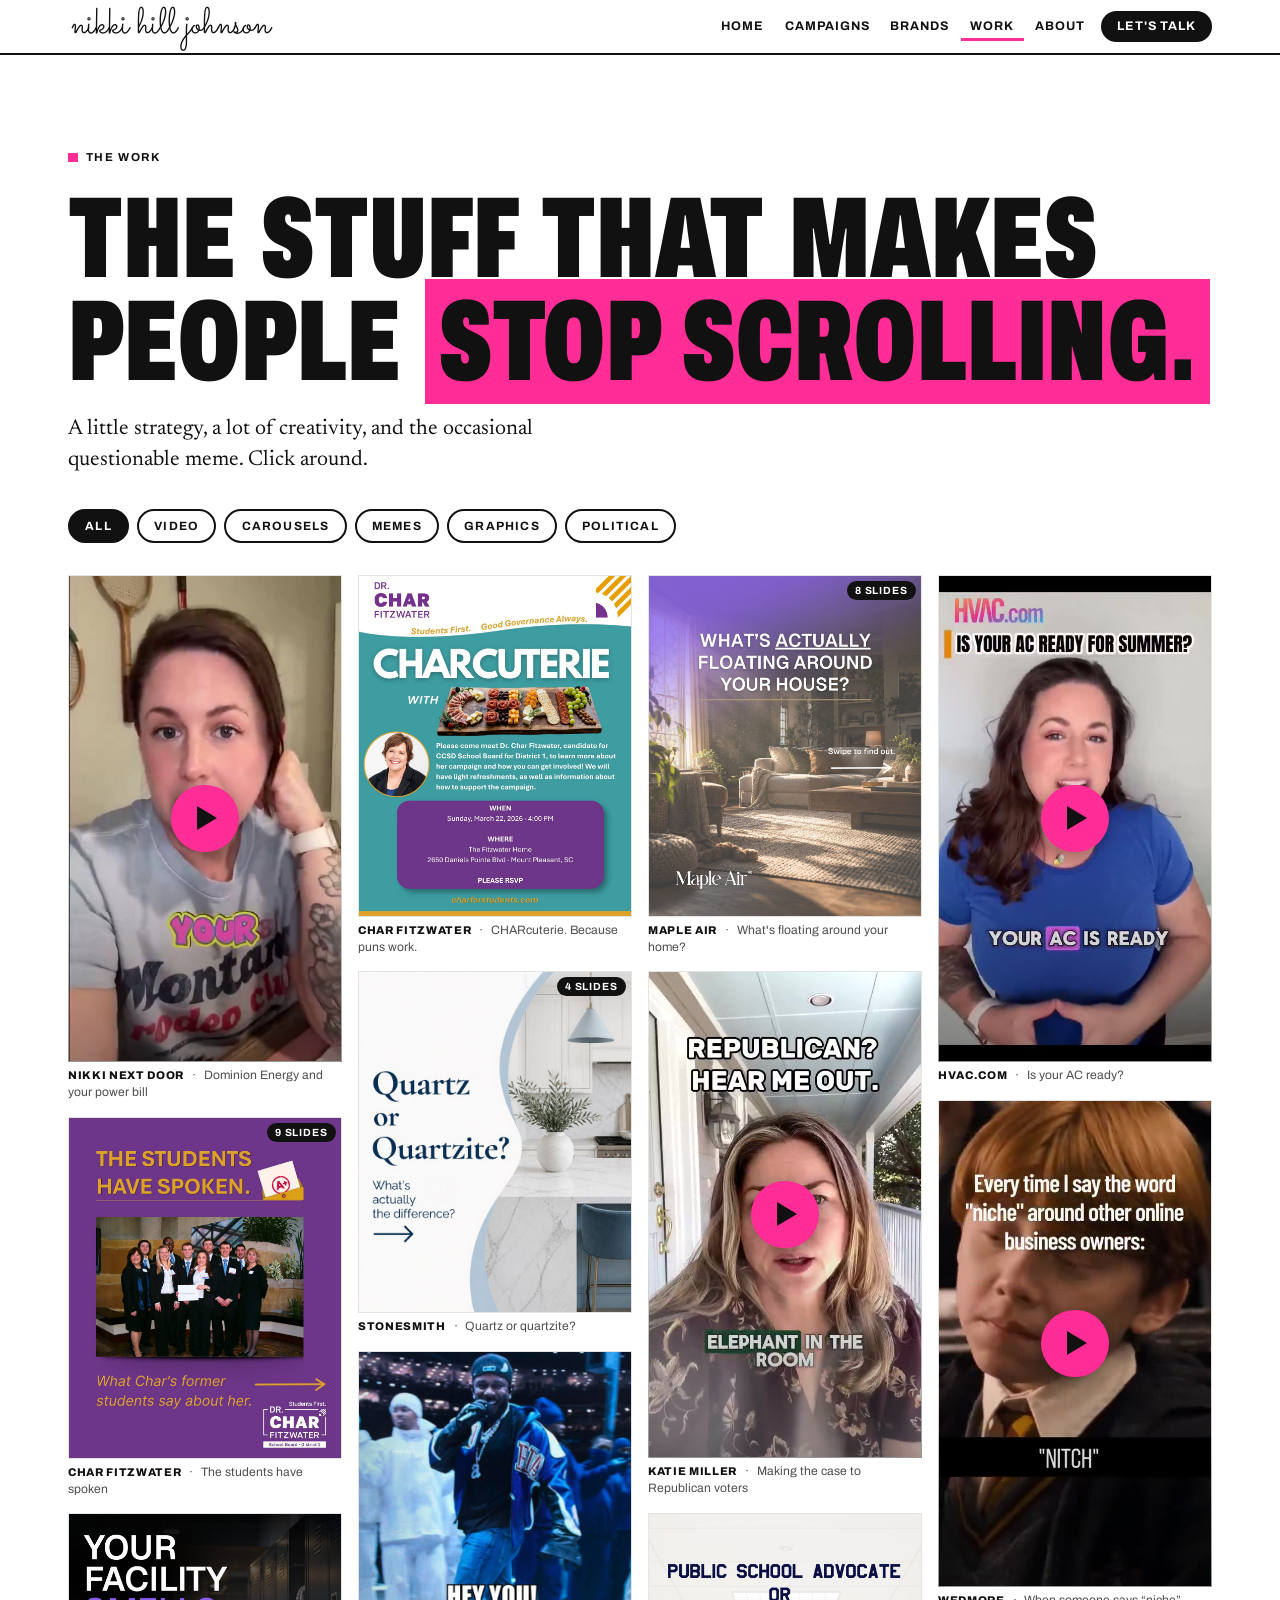
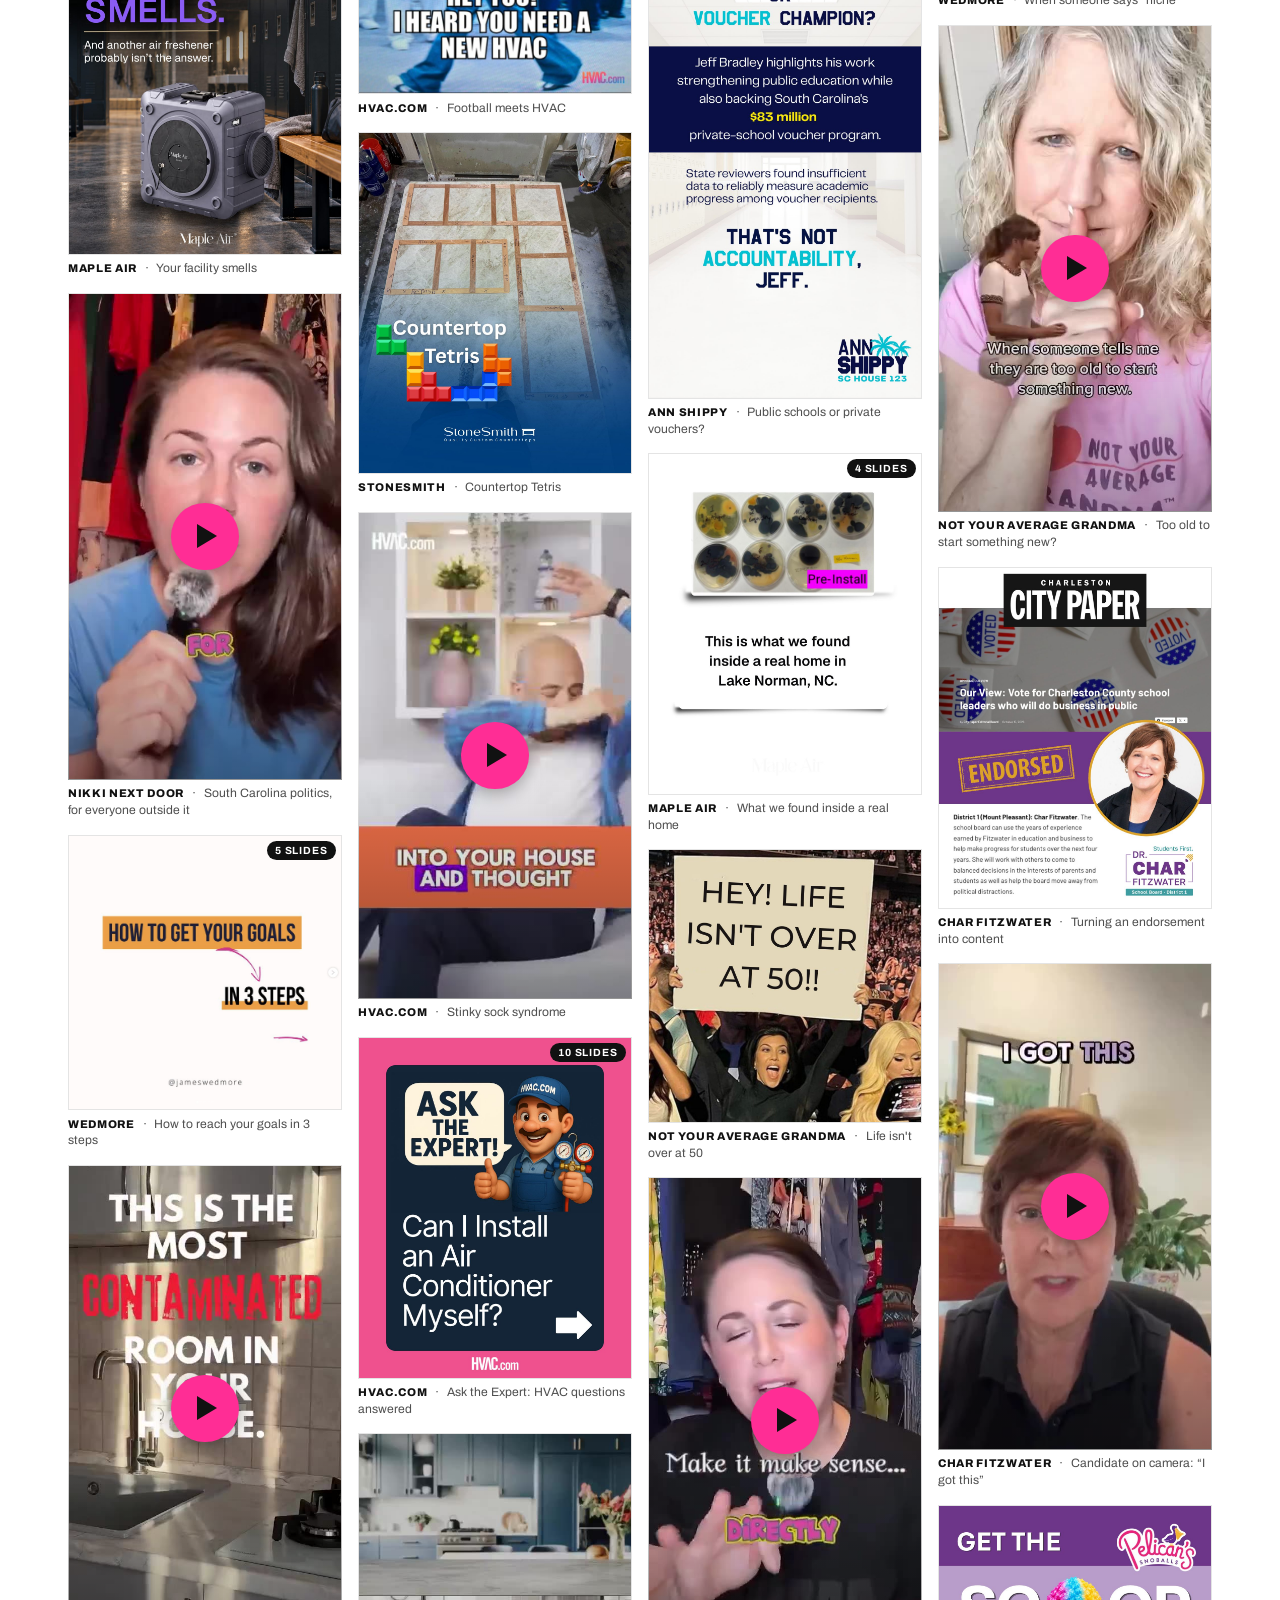
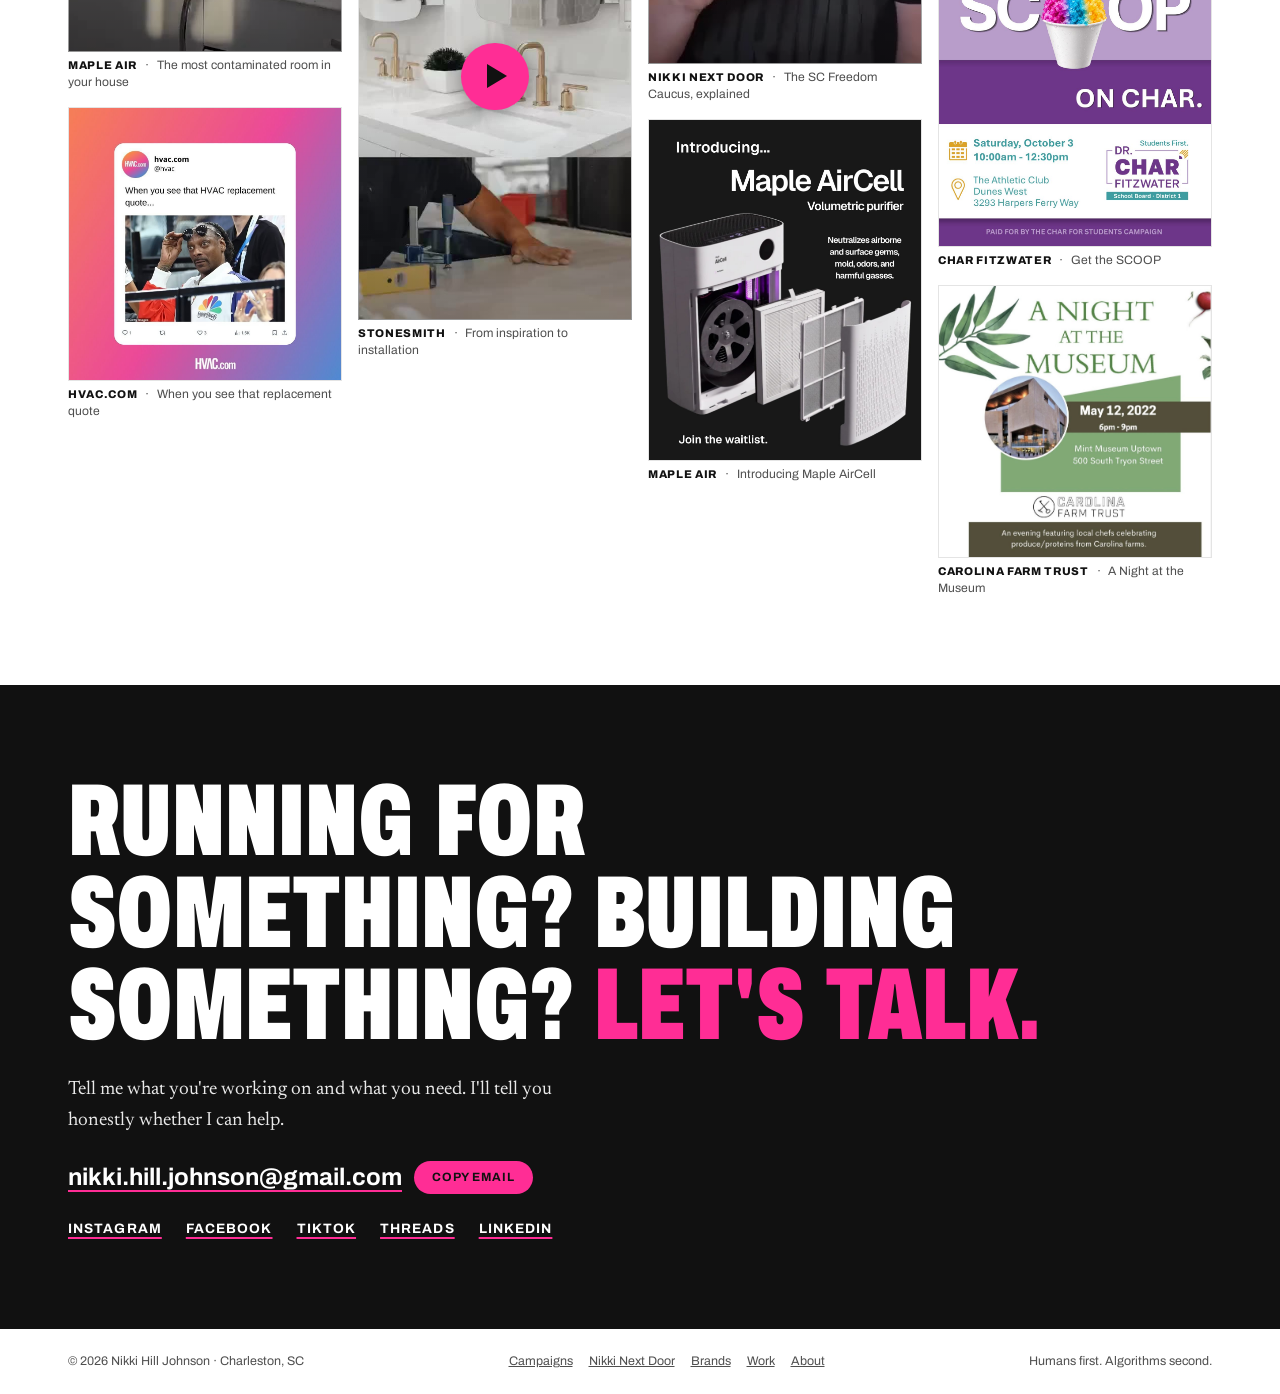
<file: work.html>
<!doctype html>
<html lang="en">
<head>
<meta charset="utf-8">
<meta name="viewport" content="width=device-width, initial-scale=1, viewport-fit=cover">
<title>Portfolio: Video, Carousels, Memes &amp; Graphics | Nikki Hill Johnson</title>
<meta name="description" content="Social media portfolio: short-form video, carousels, memes and graphics for political campaigns and brands, by Charleston strategist Nikki Hill Johnson.">
<link rel="canonical" href="https://nikkihilljohnson.com/work">
<link rel="icon" href="/favicon.svg" type="image/svg+xml">
<link rel="icon" href="/favicon-32.png" sizes="32x32" type="image/png">
<link rel="apple-touch-icon" href="/apple-touch-icon.png">
<meta property="og:type" content="website">
<meta property="og:site_name" content="Nikki Hill Johnson">
<meta property="og:title" content="The Work | Nikki Hill Johnson">
<meta property="og:description" content="The stuff that makes people stop scrolling.">
<meta property="og:url" content="https://nikkihilljohnson.com/work">
<meta property="og:image" content="https://nikkihilljohnson.com/media/share-card.jpg">
<meta property="og:image:width" content="1200">
<meta property="og:image:height" content="630">
<meta property="og:image:alt" content="Get real people to care. Then get them to act. Nikki Hill Johnson, nikkihilljohnson.com">
<meta name="twitter:card" content="summary_large_image">
<meta name="twitter:image" content="https://nikkihilljohnson.com/media/share-card.jpg">

<link rel="preconnect" href="https://fonts.googleapis.com">
<link rel="preconnect" href="https://fonts.gstatic.com" crossorigin>
<link rel="stylesheet" href="https://fonts.googleapis.com/css2?family=Archivo:wdth,wght@62..125,400..900&family=Newsreader:ital,opsz,wght@0,6..72,400;1,6..72,400&family=Sacramento&display=swap">
<link rel="stylesheet" href="/styles.css?v=20261109b">
<script type="application/ld+json">{"@context": "https://schema.org", "@graph": [{"@type": "Person", "@id": "https://nikkihilljohnson.com/#nikki", "name": "Nikki Hill Johnson", "alternateName": "Nikki Next Door", "url": "https://nikkihilljohnson.com/", "image": "https://nikkihilljohnson.com/media/camera.jpg", "email": "mailto:nikki.hill.johnson@gmail.com", "jobTitle": "Digital Marketing Strategist", "description": "Charleston, SC digital strategist running social, paid media and creative for Democratic candidates, progressive causes and brands. Creator of Nikki Next Door.", "address": {"@type": "PostalAddress", "addressLocality": "Charleston", "addressRegion": "SC", "addressCountry": "US"}, "homeLocation": {"@type": "Place", "name": "Charleston, South Carolina"}, "knowsAbout": ["Social media strategy", "Paid social advertising", "Meta ads", "Political campaigns", "Content strategy", "Short-form video", "South Carolina politics", "Creator partnerships", "Influencer marketing"], "sameAs": ["https://instagram.com/nikkihilljohnson", "https://www.threads.com/@nikkihilljohnson", "https://www.tiktok.com/@nikkinextdoorsc", "https://www.facebook.com/nikkinextdoorsc", "https://www.linkedin.com/in/nikkihilljohnson/"]}, {"@type": "WebSite", "@id": "https://nikkihilljohnson.com/#site", "url": "https://nikkihilljohnson.com/", "name": "Nikki Hill Johnson", "publisher": {"@id": "https://nikkihilljohnson.com/#nikki"}}, {"@type": "WebPage", "@id": "https://nikkihilljohnson.com/work#page", "url": "https://nikkihilljohnson.com/work", "name": "Portfolio: Video, Carousels, Memes & Graphics | Nikki Hill Johnson", "description": "Social media portfolio: short-form video, carousels, memes and graphics for political campaigns and brands, by Charleston strategist Nikki Hill Johnson.", "isPartOf": {"@id": "https://nikkihilljohnson.com/#site"}, "about": {"@id": "https://nikkihilljohnson.com/#nikki"}}]}</script>
<script>document.documentElement.classList.add("js")</script>
</head>
<body data-page="work">

<header class="site">
  <div class="wrap">
    <a class="logo" aria-label="Nikki Hill Johnson, home" href="/">nikki hill johnson</a>
    <button class="menu-btn" type="button" id="menu-btn" aria-expanded="false" aria-controls="site-nav"><span class="bars" aria-hidden="true"></span><span class="sr">Menu</span></button>
    <nav aria-label="Main" id="site-nav">
      <a id="nav-home" href="/">Home</a>
      <a id="nav-campaigns" href="/campaigns">Campaigns</a>
      <a id="nav-brands" href="/brands">Brands</a>
      <a id="nav-work" href="/work">Work</a>
      <a id="nav-about" href="/about">About</a>
      <a class="talk" href="#contact" data-jump="contact">Let's talk</a>
    </nav>
  </div>
</header>

<main>
<div class="view" id="view-work">
  <section>
    <div class="wrap">
      <span class="label">The work</span>
      <h1 class="cond page-h1" style="margin-top:1rem">The stuff that makes people <span class="hl">stop scrolling.</span></h1>
      <p class="dek" style="margin-top:1.25rem">A little strategy, a lot of creativity, and the occasional questionable meme. Click around.</p>
      <div class="chips" role="group" aria-label="Filter the work">
        <button type="button" data-f="all" aria-pressed="true">All</button>
        <button type="button" data-f="video" aria-pressed="false">Video</button>
        <button type="button" data-f="carousel" aria-pressed="false">Carousels</button>
        <button type="button" data-f="meme" aria-pressed="false">Memes</button>
        <button type="button" data-f="graphic" aria-pressed="false">Graphics</button>
        <button type="button" data-f="political" aria-pressed="false">Political</button>
      </div>
      <!--
        WORK GALLERY: how to update
        - One <figure> line = one piece. The order of the lines is the order on the page.
        - data-client = a key from the client list just below (it adds the clickable client name).
        - data-k = one or more filters, separated by spaces: video carousel meme graphic political
        - The caption goes inside <figcaption>. Keep it short.
        - To feature a piece, copy its line from its case study (or another tile) and paste it where you want it.
          To unfeature it, delete the line. Media files are never touched.
        - New client? Add a line to the client list: the key, the name to show, and the case study id it links to.
      -->
      <script type="application/json" id="work-clients">{
  "nnd": {"name": "Nikki Next Door", "case": "case-nnd", "page": "nikki-next-door"},
  "char": {"name": "Char Fitzwater", "case": "case-char", "page": "campaigns"},
  "ann": {"name": "Ann Shippy", "case": "case-ann", "page": "campaigns"},
  "katie": {"name": "Katie Miller", "case": "case-katie", "page": "campaigns"},
  "maple": {"name": "Maple Air", "case": "case-maple", "page": "brands"},
  "stonesmith": {"name": "StoneSmith", "case": "case-stonesmith", "page": "brands"},
  "hvac": {"name": "HVAC.com", "case": "case-hvac", "page": "brands"},
  "wedmore": {"name": "Wedmore", "case": "case-wedmore", "page": "brands"},
  "nyag": {"name": "Not Your Average Grandma", "case": "case-nyag", "page": "brands"},
  "cft": {"name": "Carolina Farm Trust", "case": "case-cft", "page": "brands"}
}</script>
      <div class="gallery" id="gallery">
        <figure class="tile" data-client="nnd" data-k="video political"><video playsinline preload="none" poster="/media/v-nnd-dominion.jpg" src="/media/v-nnd-dominion.mp4" width="480" height="854"></video><figcaption>Dominion Energy and your power bill</figcaption></figure>
        <figure class="tile" data-client="char" data-k="graphic political"><img src="/media/char-charcuterie.jpg" alt="CHARcuterie flyer" width="1080" height="1350" loading="lazy" decoding="async"><figcaption>CHARcuterie. Because puns work.</figcaption></figure>
        <figure class="tile" data-client="maple" data-k="carousel"><button type="button" class="carbtn" data-car="ma-floating" data-n="8" aria-label="Open carousel: What's floating in your house"><img src="/media/car/ma-floating/1.jpg" alt="What's floating in your house" width="1080" height="1350" loading="lazy" decoding="async"><span class="slides">8 slides</span></button><figcaption>What's floating around your home?</figcaption></figure>
        <figure class="tile" data-client="hvac" data-k="video"><video playsinline preload="none" poster="/media/v-hvac-blue.jpg" src="/media/v-hvac-blue.mp4" width="540" height="960"></video><figcaption>Is your AC ready?</figcaption></figure>
        <figure class="tile" data-client="stonesmith" data-k="carousel"><button type="button" class="carbtn" data-car="ss-quartz" data-n="4" aria-label="Open carousel: Quartz or quartzite"><img src="/media/car/ss-quartz/1.jpg" alt="Quartz or quartzite" width="1440" height="1800" loading="lazy" decoding="async"><span class="slides">4 slides</span></button><figcaption>Quartz or quartzite?</figcaption></figure>
        <figure class="tile" data-client="katie" data-k="video political"><video playsinline preload="none" poster="/media/v-ann-elephant.jpg" src="/media/v-ann-elephant.mp4" width="540" height="960"></video><figcaption>Making the case to Republican voters</figcaption></figure>
        <figure class="tile" data-client="wedmore" data-k="video meme"><video playsinline preload="none" poster="/media/v-wed-hermione.jpg" src="/media/v-wed-hermione.mp4" width="540" height="960"></video><figcaption>When someone says “niche”</figcaption></figure>
        <figure class="tile" data-client="char" data-k="carousel political"><button type="button" class="carbtn" data-car="char-approved" data-n="9" aria-label="Open carousel: The students have spoken"><img src="/media/car/char-approved/1.jpg" alt="The students have spoken" width="1080" height="1350" loading="lazy" decoding="async"><span class="slides">9 slides</span></button><figcaption>The students have spoken</figcaption></figure>
        <figure class="tile" data-client="hvac" data-k="meme"><img src="/media/meme-kendrick.jpg" alt="HVAC.com meme: I heard you need a new HVAC" width="662" height="831" loading="lazy" decoding="async"><figcaption>Football meets HVAC</figcaption></figure>
        <figure class="tile" data-client="maple" data-k="graphic"><img src="/media/ma-smells.jpg" alt="Maple Air ad: Your facility smells" width="1080" height="1350" loading="lazy" decoding="async"><figcaption>Your facility smells</figcaption></figure>
        <figure class="tile" data-client="ann" data-k="graphic political"><img src="/media/ann-voucher.jpg" alt="Ann Shippy contrast ad on school vouchers" width="1012" height="1800" loading="lazy" decoding="async"><figcaption>Public schools or private vouchers?</figcaption></figure>
        <figure class="tile" data-client="nyag" data-k="video meme"><video playsinline preload="none" poster="/media/v-nyag-taylor.jpg" src="/media/v-nyag-taylor.mp4" width="540" height="960"></video><figcaption>Too old to start something new?</figcaption></figure>
        <figure class="tile" data-client="stonesmith" data-k="graphic"><img src="/media/ss-tetris.jpg" alt="Countertop Tetris" width="1080" height="1350" loading="lazy" decoding="async"><figcaption>Countertop Tetris</figcaption></figure>
        <figure class="tile" data-client="nnd" data-k="video political"><video playsinline preload="none" poster="/media/v-nnd-colbert.jpg" src="/media/v-nnd-colbert.mp4" width="480" height="854"></video><figcaption>South Carolina politics, for everyone outside it</figcaption></figure>
        <figure class="tile" data-client="maple" data-k="carousel"><button type="button" class="carbtn" data-car="ma-casestudy" data-n="4" aria-label="Open carousel: Lake Norman home test results"><img src="/media/car/ma-casestudy/1.jpg" alt="Lake Norman home test results" width="1080" height="1350" loading="lazy" decoding="async"><span class="slides">4 slides</span></button><figcaption>What we found inside a real home</figcaption></figure>
        <figure class="tile" data-client="hvac" data-k="video"><video playsinline preload="none" poster="/media/v-ma-sock.jpg" src="/media/v-ma-sock.mp4" width="360" height="640"></video><figcaption>Stinky sock syndrome</figcaption></figure>
        <figure class="tile" data-client="char" data-k="graphic political"><img src="/media/char-citypaper.jpg" alt="Char Fitzwater City Paper endorsement graphic" width="1080" height="1350" loading="lazy" decoding="async"><figcaption>Turning an endorsement into content</figcaption></figure>
        <figure class="tile" data-client="wedmore" data-k="carousel"><button type="button" class="carbtn" data-car="wed-goals" data-n="5" aria-label="Open carousel: Goals in 3 steps"><img src="/media/car/wed-goals/1.jpg" alt="Goals in 3 steps" width="1364" height="1370" loading="lazy" decoding="async"><span class="slides">5 slides</span></button><figcaption>How to reach your goals in 3 steps</figcaption></figure>
        <figure class="tile" data-client="nyag" data-k="meme"><img src="/media/meme-kardashian.jpg" alt="Meme: Life isn't over at 50" width="1080" height="1080" loading="lazy" decoding="async"><figcaption>Life isn't over at 50</figcaption></figure>
        <figure class="tile" data-client="char" data-k="video political"><video playsinline preload="none" poster="/media/v-char-talk.jpg" src="/media/v-char-talk.mp4" width="480" height="854"></video><figcaption>Candidate on camera: “I got this”</figcaption></figure>
        <figure class="tile" data-client="hvac" data-k="carousel"><button type="button" class="carbtn" data-car="hvac-expert" data-n="10" aria-label="Open carousel: Ask the Expert"><img src="/media/car/hvac-expert/1.jpg" alt="Ask the Expert" width="1080" height="1350" loading="lazy" decoding="async"><span class="slides">10 slides</span></button><figcaption>Ask the Expert: HVAC questions answered</figcaption></figure>
        <figure class="tile" data-client="maple" data-k="video"><video playsinline preload="none" poster="/media/v-ma-contam.jpg" src="/media/v-ma-contam.mp4" width="480" height="854"></video><figcaption>The most contaminated room in your house</figcaption></figure>
        <figure class="tile" data-client="nnd" data-k="video political"><video playsinline preload="none" poster="/media/v-nnd-freedom.jpg" src="/media/v-nnd-freedom.mp4" width="480" height="854"></video><figcaption>The SC Freedom Caucus, explained</figcaption></figure>
        <figure class="tile" data-client="stonesmith" data-k="video"><video playsinline preload="none" poster="/media/v-ss-inspo.jpg" src="/media/v-ss-inspo.mp4" width="540" height="960"></video><figcaption>From inspiration to installation</figcaption></figure>
        <figure class="tile" data-client="char" data-k="graphic political"><img src="/media/char-scoop.jpg" alt="Get the Scoop on Char" width="1080" height="1350" loading="lazy" decoding="async"><figcaption>Get the SCOOP</figcaption></figure>
        <figure class="tile" data-client="hvac" data-k="meme"><img src="/media/meme-snoop.jpg" alt="HVAC.com meme with Snoop Dogg" width="1080" height="1080" loading="lazy" decoding="async"><figcaption>When you see that replacement quote</figcaption></figure>
        <figure class="tile" data-client="maple" data-k="graphic"><img src="/media/ma-aircell.jpg" alt="Introducing Maple AirCell" width="1080" height="1350" loading="lazy" decoding="async"><figcaption>Introducing Maple AirCell</figcaption></figure>
        <figure class="tile" data-client="cft" data-k="graphic"><img src="/media/cft-flyer.jpg" alt="Carolina Farm Trust event flyer" width="1374" height="1368" loading="lazy" decoding="async"><figcaption>A Night at the Museum</figcaption></figure>
      </div>
    </div>
  </section>

</div>

<section class="contact" id="contact">
  <div class="wrap">
    <h2 class="cond">Running for something? Building something? <span class="p">Let's talk.</span></h2>
    <p>Tell me what you're working on and what you need. I'll tell you honestly whether I can help.</p>
    <div class="mail">
      <a id="email" class="email" href="mailto:nikki.hill.johnson@gmail.com">nikki.hill.johnson@gmail.com</a>
      <button class="copy-btn" type="button" id="copy-email">Copy email</button>
    </div>
    <div class="links">
      <a href="https://instagram.com/nikkihilljohnson" target="_blank" rel="noopener">Instagram</a>
      <a href="https://www.facebook.com/nikkinextdoorsc" target="_blank" rel="noopener">Facebook</a>
      <a href="https://www.tiktok.com/@nikkinextdoorsc" target="_blank" rel="noopener">TikTok</a>
      <a href="https://www.threads.com/@nikkihilljohnson" target="_blank" rel="noopener">Threads</a>
      <a href="https://www.linkedin.com/in/nikkihilljohnson/" target="_blank" rel="noopener">LinkedIn</a>
    </div>
  </div>
</section>
</main>

<footer class="site"><div class="wrap"><span>© 2026 Nikki Hill Johnson · Charleston, SC</span><span class="foot-links"><a href="/campaigns">Campaigns</a><a href="/nikki-next-door">Nikki Next Door</a><a href="/brands">Brands</a><a href="/work">Work</a><a href="/about">About</a></span><span>Humans first. Algorithms second.</span></div></footer>

<div class="lbx" id="lbx" hidden role="dialog" aria-modal="true" aria-label="Enlarged view">
  <div class="lbx-top"><span class="lbx-count" id="lbx-count"></span><button type="button" class="lbx-close" id="lbx-close" aria-label="Close enlarged view">Close ✕</button></div>
  <div class="lbx-stage" id="lbx-stage"></div>
  <button type="button" class="lbx-nav prev" id="lbx-prev" aria-label="Previous item">←</button>
  <button type="button" class="lbx-nav next" id="lbx-next" aria-label="Next item">→</button>
  <p class="lbx-cap" id="lbx-cap"></p>
</div>
<script src="/site.js?v=20261103b"></script>
</body>
</html>
</file>
<file: styles.css>
/* Layout: a political magazine. Hot-pink cover, condensed cover lines, serif for the reading voice.
   Single deliberate light look (print object). Pink = fills + big type only; small text stays black. */
:root{
  color-scheme:light;
  --paper:#FFFFFF; --ink:#111111; --grey:#4F4F4F; --line:#E4E4E4;
  --pink:#FF2D95; --blush:#FFE4F1; --teal:#0F8B8D; --gold:#E9B949;
  --sans:"Archivo","Helvetica Neue",Arial,sans-serif;
  --serif:"Newsreader",Georgia,"Times New Roman",serif;
  --script:"Sacramento","Snell Roundhand",cursive;
  --wrap:76rem;
}
*{box-sizing:border-box}
body{background:var(--paper);color:var(--ink);font-family:var(--sans);font-size:16.5px;line-height:1.6;-webkit-font-smoothing:antialiased}
body::before{content:"";position:fixed;inset:0 0 auto;height:env(safe-area-inset-top,0px);z-index:10;background:var(--paper)}
.wrap{max-width:var(--wrap);margin-inline:auto;padding-left:max(16px,env(safe-area-inset-left,0px));padding-right:max(16px,env(safe-area-inset-right,0px))}
@media (min-width:760px){.wrap{padding-left:max(36px,env(safe-area-inset-left,0px));padding-right:max(36px,env(safe-area-inset-right,0px))}}
h1,h2,h3,p{margin:0}
h1,h2,h3{text-wrap:balance}
a{color:inherit}
img,video{max-width:100%}
:focus-visible{outline:3px solid var(--ink);outline-offset:3px}
.cond{font-family:var(--sans);font-stretch:62%;font-weight:900;text-transform:uppercase;line-height:.9;letter-spacing:0}
.label{display:inline-flex;align-items:center;gap:.5rem;font-size:.72rem;font-weight:700;letter-spacing:.14em;text-transform:uppercase}
.label::before{content:"";width:.6rem;height:.6rem;background:var(--pink)}
.serif{font-family:var(--serif)}
.rule{border-top:2px solid var(--ink)}

.note{background:var(--ink);color:#fff;font-size:.78rem}
.note .wrap{padding-block:.5rem}
.note b{color:var(--gold)}

header.site{position:sticky;top:env(safe-area-inset-top,0px);z-index:5;background:var(--paper);border-bottom:2px solid var(--ink)}
header.site .wrap{display:flex;align-items:center;justify-content:space-between;gap:.5rem 1rem;padding-block:.5rem;flex-wrap:wrap}
.logo{font-family:var(--script);font-size:2.3rem;line-height:1;color:var(--ink);background:none;border:0;padding:0 .2rem;cursor:pointer}
nav{display:flex;flex-wrap:wrap;gap:.1rem;align-items:center}
nav button,nav a{font:700 .78rem var(--sans);letter-spacing:.08em;text-transform:uppercase;color:var(--ink);background:none;border:0;padding:.5rem .6rem;cursor:pointer;text-decoration:none}
nav button[aria-current="page"],nav a[aria-current="page"]{box-shadow:inset 0 -3px 0 var(--pink)}
nav .talk{background:var(--ink);color:#fff;border-radius:999px;padding:.55rem 1rem;margin-left:.3rem}

.btn{display:inline-flex;align-items:center;font:700 .82rem var(--sans);letter-spacing:.08em;text-transform:uppercase;padding:.95rem 1.4rem;border-radius:999px;border:2px solid var(--ink);cursor:pointer;text-decoration:none}
.btn.solid{background:var(--ink);color:#fff}
.btn.ghost{background:transparent;color:var(--ink)}
.actions{display:flex;gap:.75rem;flex-wrap:wrap}

section{padding-block:clamp(3.25rem,7vw,6rem)}
.h2{font-size:clamp(2.4rem,6vw,4.4rem)}

/* cover */
.cover{background:var(--pink);padding-block:clamp(2.5rem,5vw,4.5rem) clamp(3rem,6vw,5.5rem)}
.cover .wrap,.c-hero .wrap{display:grid;grid-template-columns:1fr;gap:3rem;align-items:center}
@media (min-width:900px){.cover .wrap,.c-hero .wrap{grid-template-columns:1.35fr .9fr}}
.copy{display:flex;flex-direction:column;gap:1.5rem;min-width:0}
.cover h1{font-size:clamp(3.3rem,10vw,8rem)}
.cover h1 span{display:block}
.cover h1 .w{color:#fff}
.dek{font-family:var(--serif);font-size:clamp(1.15rem,2vw,1.35rem);line-height:1.45;max-width:35rem}
.print{position:relative;margin:0;justify-self:center;width:min(100%,25rem);z-index:0}
.print img{display:block;width:100%;aspect-ratio:4/5;object-fit:cover;object-position:50% 20%;border:10px solid #fff;background:#fff}
.sticker{position:absolute;left:-.9rem;bottom:-1.6rem;width:8.5rem;height:8.5rem;border-radius:50%;background:var(--gold);color:var(--ink);display:grid;place-items:center;text-align:center;padding:1rem;transform:rotate(-10deg);font:900 1rem/1 var(--sans);font-stretch:62%;text-transform:uppercase}
@media (min-width:900px){.sticker{left:-3rem;width:9.5rem;height:9.5rem;font-size:1.12rem}}
.print.teal,.print.gold{width:min(100%,30rem)}
.print.teal img{aspect-ratio:4/3;object-position:50% 40%}
.print.gold img{aspect-ratio:4/5;object-fit:contain;background:#fff}
img,video{height:auto}
.print.teal::before,.print.gold::before{content:"";position:absolute;inset:1.2rem -1.2rem -1.2rem 1.2rem;z-index:-1}
.print.teal::before{background:var(--teal)}
.print.gold::before{background:var(--gold)}
.page-h1{font-size:clamp(3.2rem,9.5vw,7.2rem)}
.hl{background:var(--pink);padding:0 .12em;box-decoration-break:clone;-webkit-box-decoration-break:clone}
.filter{font-weight:800;font-size:1.1rem;border-left:6px solid var(--pink);padding-left:.9rem}

/* proof band */
.band{background:var(--ink);color:#fff}
.band-head{display:flex;justify-content:space-between;align-items:baseline;gap:1rem;flex-wrap:wrap;margin-bottom:2.25rem}
.band-head h2{font-size:clamp(2.2rem,5vw,3.6rem)}
.asof{font-size:.72rem;font-weight:700;letter-spacing:.12em;text-transform:uppercase;color:var(--gold)}
.asof.dark{color:var(--ink);display:inline-flex;align-items:center;gap:.5rem}
.asof.dark::before{content:"";width:.55rem;height:.55rem;border-radius:50%;background:var(--pink)}
.proof{display:grid;grid-template-columns:repeat(auto-fit,minmax(13.5rem,1fr));gap:2.25rem 2.5rem;list-style:none;margin:0;padding:0}
.proof li{display:flex;flex-direction:column;gap:.5rem;min-width:0}
.big{font-family:var(--sans);font-stretch:70%;font-weight:900;font-size:clamp(3rem,6.5vw,4.8rem);line-height:.9;color:var(--pink);font-variant-numeric:tabular-nums}
.proof p{font-size:.98rem;max-width:18rem}
.proof .src{font-size:.7rem;font-weight:700;letter-spacing:.12em;text-transform:uppercase;color:var(--gold)}

/* doors */
.doors{display:grid;grid-template-columns:1fr;margin-top:2.5rem;border-top:2px solid var(--ink)}
@media (min-width:800px){.doors{grid-template-columns:1fr 1fr}.door + .door{border-left:2px solid var(--ink)}}
.door{display:flex;flex-direction:column;gap:1rem;padding:2rem 0;min-width:0}
@media (min-width:800px){.door{padding:2.25rem 2.5rem 2.25rem 0}.door + .door{padding-left:2.5rem;padding-right:0}}
@media (max-width:799px){.door + .door{border-top:1px solid var(--line)}}
.door h3{font-size:1.65rem;line-height:1.15;font-weight:800}
.door p{color:var(--grey)}
.go{margin-top:auto;align-self:flex-start;font:700 .78rem var(--sans);letter-spacing:.1em;text-transform:uppercase;background:none;border:0;border-bottom:3px solid var(--pink);padding:0 0 .2rem;cursor:pointer;color:var(--ink)}

/* pov */
.split{display:grid;gap:2rem}
@media (min-width:900px){.split{grid-template-columns:1fr 1.2fr;gap:4rem;align-items:start}}
.p{color:var(--pink)}
.reading{display:flex;flex-direction:column;gap:1.1rem;font-family:var(--serif);font-size:1.22rem;line-height:1.55;max-width:36rem}

/* quotes */
.quotes-sec{background:var(--blush)}
.quotes{display:grid;grid-template-columns:1fr;gap:2.5rem;margin-top:2rem}
@media (min-width:900px){.quotes{grid-template-columns:repeat(3,1fr)}}
blockquote{margin:0;display:flex;flex-direction:column;gap:1rem;min-width:0}
blockquote::before{content:"\201C";font:900 4.5rem/.6 var(--serif);color:var(--pink)}
blockquote p{font-family:var(--serif);font-size:1.28rem;line-height:1.4}
blockquote footer{font-size:.82rem;color:var(--grey)}
blockquote footer b{color:var(--ink)}
.pull{background:var(--pink);padding:clamp(1.75rem,4vw,3rem);margin-top:2.5rem}
.pull blockquote::before{color:#fff}
.pull blockquote p{font-size:clamp(1.6rem,3.6vw,2.6rem);line-height:1.2;max-width:50rem}
.pull blockquote footer{color:var(--ink)}
.pull{width:fit-content;max-width:100%;box-sizing:border-box;padding:clamp(1.4rem,3vw,2.2rem) clamp(1.4rem,3.2vw,2.6rem)}
.pull blockquote::before{display:block;line-height:1;height:2.3rem;margin-top:.35rem;overflow:hidden}
.pull blockquote p{max-width:42rem;margin:0 0 .9rem}

/* career list */
.cv{list-style:none;margin:.5rem 0 0;padding:0;display:grid;grid-template-columns:repeat(auto-fit,minmax(10rem,1fr));border-top:2px solid var(--ink)}
.cv li{padding:.7rem 1rem .7rem 0;border-bottom:1px solid var(--line);display:flex;flex-direction:column;font-size:.85rem}
.cv b{font-weight:800}
.cv span{color:var(--grey);font-variant-numeric:tabular-nums}

/* contact */
.contact{background:var(--ink);color:#fff}
.contact .wrap{display:flex;flex-direction:column;gap:1.5rem}
.contact h2{font-size:clamp(2.8rem,8vw,6.5rem)}
.contact p{font-family:var(--serif);font-size:1.2rem;max-width:34rem;color:#E9E9E9}
.mail{display:flex;gap:.75rem;align-items:center;flex-wrap:wrap}
.mail code{font:700 clamp(1.05rem,3.5vw,1.5rem) var(--sans);user-select:all;word-break:break-all}
.copy-btn{font:700 .75rem var(--sans);letter-spacing:.08em;text-transform:uppercase;background:var(--pink);color:var(--ink);border:0;border-radius:999px;padding:.6rem 1.1rem;cursor:pointer}
.links{display:flex;gap:1.5rem;flex-wrap:wrap;font-size:.85rem;font-weight:700;letter-spacing:.08em;text-transform:uppercase}
.links a{color:#fff;text-decoration-color:var(--pink);text-underline-offset:4px;text-decoration-thickness:2px}
footer.site .wrap{padding-block:1.4rem;font-size:.78rem;color:var(--grey);display:flex;justify-content:space-between;gap:1rem;flex-wrap:wrap}

/* services + method */
.offers{display:grid;grid-template-columns:1fr;margin-top:2.25rem;border-top:2px solid var(--ink)}
@media (min-width:760px){.offers{grid-template-columns:1fr 1fr}}
.offer{padding:1.6rem 1.5rem 1.6rem 0;border-bottom:1px solid var(--line);display:flex;flex-direction:column;gap:.5rem;min-width:0}
.offer h3{font-size:1.35rem;font-weight:800}
.offer p{color:var(--grey)}
.offer.creator h3::after{content:"New";margin-left:.6rem;font-size:.65rem;letter-spacing:.12em;text-transform:uppercase;background:var(--gold);padding:.2rem .5rem;vertical-align:middle;border-radius:999px}
.method{list-style:none;margin:2.25rem 0 0;padding:0;display:grid;grid-template-columns:1fr;gap:2rem;counter-reset:m}
@media (min-width:760px){.method{grid-template-columns:1fr 1fr}}
@media (min-width:1100px){.method{grid-template-columns:repeat(4,1fr)}}
.method li{counter-increment:m;display:flex;flex-direction:column;gap:.45rem;min-width:0}
.method li::before{content:counter(m);font:900 3.4rem/.9 var(--sans);font-stretch:62%;color:var(--teal)}
.method b{font-weight:800;font-size:1.05rem}
.method p{color:var(--grey);font-size:.95rem}

/* case studies */
.cycle-head{display:flex;justify-content:space-between;align-items:baseline;gap:1rem;flex-wrap:wrap}
.case{display:grid;grid-template-columns:1fr;gap:2rem;padding-block:3rem;border-top:2px solid var(--ink)}
.case.first{margin-top:2.25rem}
@media (min-width:900px){.case{grid-template-columns:1.25fr 1fr;gap:4rem}}
.case .main{display:flex;flex-direction:column;gap:1rem;min-width:0}
.meta{display:flex;flex-wrap:wrap;gap:.4rem .5rem;align-items:center;font-size:.72rem;font-weight:700;letter-spacing:.12em;text-transform:uppercase}
.meta .who{font-size:.95rem;letter-spacing:.04em}
.meta .tag{border:1.5px solid currentColor;border-radius:999px;padding:.12rem .55rem}
.case h3{font-size:clamp(1.9rem,3.6vw,2.7rem);font-stretch:70%;font-weight:900;line-height:1;text-transform:uppercase}
.role{font-weight:700;font-size:.95rem}
.txt{font-family:var(--serif);font-size:1.15rem;line-height:1.55;max-width:38rem}
.finding{background:var(--blush);padding:1rem 1.2rem;font-size:.98rem;max-width:38rem}
.finding b{text-decoration:underline;text-decoration-color:var(--pink);text-decoration-thickness:3px;text-underline-offset:4px}
.stats{display:grid;grid-template-columns:repeat(2,minmax(0,1fr));gap:1.6rem 1.25rem;margin:0;align-content:start}
.stats div{display:flex;flex-direction:column;gap:.35rem;border-top:1px solid var(--ink);padding-top:.8rem;min-width:0}
.stats dt{order:2;font-size:.84rem;color:var(--grey);line-height:1.4}
.stats dd{order:1;margin:0;font-family:var(--sans);font-stretch:70%;font-weight:900;font-size:clamp(2.3rem,4.5vw,3.1rem);line-height:.95;color:var(--pink);font-variant-numeric:tabular-nums}
.stats dd.word{font-size:clamp(1.6rem,3vw,2.1rem)}
.case.dark{background:var(--ink);color:#fff;border-top:0;padding-inline:clamp(1.25rem,4vw,3rem);margin-top:1rem}
.case.dark .finding{background:#2A2A2A;color:#fff}
.case.dark .stats div{border-color:#fff}
.case.dark .stats dt{color:#CFCFCF}
.media{grid-column:1/-1;display:flex;gap:1rem;overflow-x:auto;padding-bottom:.6rem;scroll-snap-type:x proximity}
.media > *{flex:0 0 auto;scroll-snap-align:start}
.media figure{margin:0;display:flex;flex-direction:column;gap:.4rem;width:11.5rem}
.media figure.sq{width:14rem}
.media video,.media img{display:block;width:100%;background:#000;border:1px solid var(--line)}
.media video{aspect-ratio:9/16;object-fit:cover}
.media figcaption{font-size:.74rem;color:var(--grey)}
.case.dark .media figcaption{color:#CFCFCF}
.ba{display:grid;grid-template-columns:1fr 1fr;gap:.75rem;max-width:30rem}
.ba figure{margin:0;display:flex;flex-direction:column;gap:.35rem}
.ba img{border:1px solid var(--line);width:100%}
.ba figcaption{font-size:.72rem;font-weight:700;letter-spacing:.12em;text-transform:uppercase}
.ground{font-family:var(--serif);font-size:1.15rem;padding-top:2.5rem}
.logos{display:grid;grid-template-columns:repeat(3,1fr);gap:2rem 1.5rem;align-items:center;justify-items:center;margin-top:2rem}
.logos img{height:clamp(3.5rem,8vw,5.5rem);width:100%;max-width:12rem;object-fit:contain;filter:grayscale(1) contrast(1.1)}
@media (min-width:900px){.logos{grid-template-columns:repeat(6,1fr)}}
.caselogo{height:4.5rem;width:auto;align-self:flex-start}
.logos span{font:900 1.35rem/1 var(--sans);font-stretch:70%;text-transform:uppercase;opacity:.85}

/* work */
.chips{display:flex;flex-wrap:wrap;gap:.5rem;margin-top:2rem}
.chips button{font:700 .75rem var(--sans);letter-spacing:.1em;text-transform:uppercase;border:2px solid var(--ink);background:#fff;color:var(--ink);border-radius:999px;padding:.5rem .95rem;cursor:pointer}
.chips button[aria-pressed="true"]{background:var(--ink);color:#fff}
.gallery{columns:2 11rem;column-gap:1rem;margin-top:2rem}
@media (min-width:900px){.gallery{columns:4 13rem}}
.tile{break-inside:avoid;margin:0 0 1.25rem;display:flex;flex-direction:column;gap:.4rem}
.tile img,.tile video{display:block;width:100%;border:1px solid var(--line);background:#000}
.tile video{aspect-ratio:9/16;object-fit:cover}
.tile figcaption{font-size:.76rem;color:var(--grey)}
.tile figcaption b{color:var(--ink);font-weight:800;letter-spacing:.06em;text-transform:uppercase;font-size:.7rem;margin-right:.35rem}
.receipts{background:var(--blush)}
.rwall{columns:1;column-gap:1.25rem;margin-top:2rem}
@media (min-width:700px){.rwall{columns:2}}
@media (min-width:1100px){.rwall{columns:3}}
.rwall figure{break-inside:avoid;margin:0 0 1.25rem;background:#fff;padding:.6rem;border:2px solid var(--ink);display:flex;flex-direction:column;gap:.5rem}
.rwall figure:nth-child(3n+1){transform:rotate(-.6deg)}
.rwall figure:nth-child(3n+2){transform:rotate(.5deg)}
.rwall img{display:block;width:100%}
.rwall figcaption{font-size:.74rem;font-weight:700;letter-spacing:.08em;text-transform:uppercase}

/* about */
.timeline{list-style:none;margin:2rem 0 0;padding:0;border-top:2px solid var(--ink)}
.timeline li{display:grid;grid-template-columns:1fr;gap:.35rem 2rem;padding:1.4rem 0;border-bottom:1px solid var(--line)}
@media (min-width:760px){.timeline li{grid-template-columns:9rem 1fr}}
.timeline .yrs{font:900 1.5rem/1 var(--sans);font-stretch:70%;color:var(--pink);font-variant-numeric:tabular-nums}
.timeline h3{font-size:1.2rem;font-weight:800}
.timeline .ttl{font-size:.9rem;color:var(--grey)}
.timeline p{font-size:.98rem;max-width:44rem;margin-top:.3rem}


[hidden]{display:none!important}
.rot{display:grid;gap:2rem;align-items:center}
@media (min-width:900px){.rot{grid-template-columns:.8fr 1.6fr;gap:4rem}}
.rot-side{display:flex;flex-direction:column;gap:1.25rem;align-items:flex-start}
.rot-ctl{display:flex;align-items:center;gap:.75rem}
.rot-ctl button{width:3rem;height:3rem;border-radius:50%;border:2px solid var(--ink);background:transparent;font:700 1.1rem var(--sans);cursor:pointer;color:var(--ink)}
.rot-ctl button:hover{background:var(--ink);color:#fff}
.rot-n{font:700 .85rem var(--sans);letter-spacing:.08em;font-variant-numeric:tabular-nums;min-width:3.5rem;text-align:center}
.rot-stage{display:grid;min-width:0}
.rq{grid-area:1/1;display:flex;flex-direction:column;gap:1.4rem;justify-content:center}
.rq::before{font-size:5.5rem;margin-bottom:-1.4rem}
.rq p{font-size:clamp(1.5rem,2.8vw,2.3rem)!important;line-height:1.28!important}
.rq footer{display:flex;flex-direction:column;gap:.15rem;font-size:.9rem}
.rq footer b{font-size:1.05rem}
@media (prefers-reduced-motion:no-preference){.rq:not([hidden]){animation:fadein .5s ease-out}@keyframes fadein{from{opacity:0;transform:translateY(6px)}to{opacity:1;transform:none}}}

.vwrap{position:relative;display:block}
.vwrap .play{position:absolute;inset:0;display:grid;place-items:center;background:linear-gradient(transparent 55%,rgba(0,0,0,.35));border:0;cursor:pointer;padding:0}
.vwrap .play span{width:4.2rem;height:4.2rem;border-radius:50%;background:var(--pink);display:grid;place-items:center;box-shadow:0 4px 18px rgba(0,0,0,.35);transition:transform .15s}
.vwrap .play:hover span{transform:scale(1.08)}
.vwrap .play span::before{content:"";margin-left:.3rem;border-left:1.3rem solid var(--ink);border-top:.8rem solid transparent;border-bottom:.8rem solid transparent}

.carbtn{all:unset;display:block;position:relative;cursor:pointer;width:100%}
.carbtn img{display:block;width:100%}
.carbtn:focus-visible{outline:3px solid var(--ink);outline-offset:3px}
.slides{position:absolute;right:.4rem;top:.4rem;background:var(--ink);color:#fff;font:700 .65rem var(--sans);letter-spacing:.08em;text-transform:uppercase;padding:.25rem .5rem;border-radius:999px}
.lb{position:fixed;inset:0;z-index:50;background:rgba(17,17,17,.94);display:flex;flex-direction:column;align-items:center;justify-content:center;gap:1rem;padding:calc(1rem + env(safe-area-inset-top,0px)) max(16px,env(safe-area-inset-right,0px)) calc(1rem + env(safe-area-inset-bottom,0px)) max(16px,env(safe-area-inset-left,0px))}
.lb-track{display:flex;overflow-x:auto;scroll-snap-type:x mandatory;width:min(100%,34rem);gap:0;scrollbar-width:none}
.lb-track::-webkit-scrollbar{display:none}
.lb-track img{flex:0 0 100%;width:100%;max-height:78vh;object-fit:contain;scroll-snap-align:center;background:#000}
.lb-bar{display:flex;align-items:center;gap:1rem;color:#fff}
.lb-bar button{font:700 .8rem var(--sans);letter-spacing:.08em;text-transform:uppercase;background:#fff;color:var(--ink);border:0;border-radius:999px;padding:.6rem 1rem;cursor:pointer}
.lb-bar .x{background:var(--pink)}
.lb-count{font:700 .85rem var(--sans);min-width:4.5rem;text-align:center;font-variant-numeric:tabular-nums}
@media (prefers-reduced-motion:no-preference){
  .view:not([hidden]) h1{animation:rise .55s ease-out both}
  .view:not([hidden]) .sticker{animation:spin .7s .15s ease-out both}
  @keyframes rise{from{transform:translateY(12px);opacity:.35}to{transform:none;opacity:1}}
  @keyframes spin{from{transform:rotate(-40deg) scale(.85)}to{transform:rotate(-10deg) scale(1)}}
}

/* ---- v4 additions ---- */
.sr{position:absolute;width:1px;height:1px;overflow:hidden;clip:rect(0 0 0 0);white-space:nowrap}
.hl{white-space:nowrap}
.menu-btn{display:none;background:none;border:2px solid var(--ink);border-radius:999px;width:2.9rem;height:2.9rem;align-items:center;justify-content:center;cursor:pointer;padding:0}
.menu-btn .bars,.menu-btn .bars::before,.menu-btn .bars::after{display:block;width:1.15rem;height:2px;background:var(--ink);position:relative;transition:transform .2s}
.menu-btn .bars::before,.menu-btn .bars::after{content:"";position:absolute;left:0}
.menu-btn .bars::before{top:-6px}.menu-btn .bars::after{top:6px}
.menu-open .menu-btn .bars{background:transparent}
.menu-open .menu-btn .bars::before{transform:translateY(6px) rotate(45deg)}
.menu-open .menu-btn .bars::after{transform:translateY(-6px) rotate(-45deg)}
@media (max-width:759px){
  header.site .wrap{flex-wrap:nowrap;position:relative}
  .logo{font-size:2rem}
  .menu-btn{display:inline-flex}
  header.site nav{display:none;position:absolute;left:0;right:0;top:100%;background:var(--paper);border-bottom:2px solid var(--ink);flex-direction:column;align-items:stretch;gap:0;padding:.5rem max(16px,env(safe-area-inset-right,0px)) 1rem max(16px,env(safe-area-inset-left,0px))}
  header.site.menu-open nav{display:flex}
  header.site nav button,header.site nav a{font-size:.95rem;padding:.85rem 0;text-align:left;border-bottom:1px solid var(--line)}
  header.site nav button[aria-current="page"],nav a[aria-current="page"]{box-shadow:none;color:var(--ink);text-decoration:underline;text-decoration-color:var(--pink);text-decoration-thickness:3px;text-underline-offset:6px}
  header.site nav .talk{margin:1rem 0 0;text-align:center;border-bottom:0;padding:.85rem 1rem}
  .cover{padding-block:2rem 2.75rem}
  .cover .wrap,.c-hero .wrap{gap:2.25rem}
  .copy{gap:1.15rem}
  .dek{font-size:1.06rem;line-height:1.5}
  .actions{gap:.6rem}
  .actions .btn{padding:.7rem 1.05rem;font-size:.72rem;min-height:44px}
  .print{width:min(100%,19rem)}
  .sticker{width:7rem;height:7rem;font-size:.85rem;left:-.5rem;bottom:-1.2rem}
  section{padding-block:clamp(2.75rem,9vw,4rem)}
  .print.teal::before,.print.gold::before{inset:.8rem -.8rem -.8rem .8rem}
}
main{overflow-x:clip}
.email{font:700 clamp(1.05rem,3.5vw,1.5rem) var(--sans);color:#fff;text-decoration:underline;text-decoration-color:var(--pink);text-decoration-thickness:2px;text-underline-offset:5px;word-break:break-all}
.ig{align-self:flex-start;color:#fff;font-weight:700;font-size:.9rem;text-decoration:underline;text-decoration-color:var(--pink);text-decoration-thickness:2px;text-underline-offset:4px}
.statwrap{display:flex;flex-direction:column;gap:1rem;min-width:0}
.statnote{font-size:.74rem;color:#BDBDBD;letter-spacing:.02em}
.case .main .txt + .txt{margin-top:-.25rem}

/* ---- portfolio rails ---- */
.rail{grid-column:1/-1;position:relative;min-width:0}
.media{--mh:clamp(15rem,40vw,21rem);display:flex;gap:1.1rem;overflow-x:auto;overscroll-behavior-x:contain;scroll-snap-type:x proximity;padding-bottom:.8rem;-webkit-overflow-scrolling:touch}
.media > figure{flex:0 0 auto;width:min-content;margin:0;display:flex;flex-direction:column;gap:.55rem;scroll-snap-align:start}
.media img,.media video{display:block;height:var(--mh);width:auto;max-width:none;border:1px solid var(--line);background:#fff}
.media video{background:#000;object-fit:cover}
.media .carbtn{width:auto;display:block}
.media .vwrap{display:block}
.media figcaption{font-size:.78rem;line-height:1.35;color:var(--grey);min-height:2.7em;display:-webkit-box;-webkit-line-clamp:2;-webkit-box-orient:vertical;overflow:hidden}
.case.dark .media figcaption{color:#CFCFCF}
.case.dark .media img,.case.dark .media video{border-color:#333}
.rail-btn{display:none}
@media (hover:hover) and (min-width:900px){
  .rail-btn{display:grid;place-items:center;position:absolute;top:calc(var(--mh,18rem)/2 - 1.4rem);width:2.8rem;height:2.8rem;border-radius:50%;border:2px solid var(--ink);background:#fff;color:var(--ink);font:700 1.1rem var(--sans);cursor:pointer;z-index:2;box-shadow:0 2px 10px rgba(0,0,0,.12);transition:opacity .2s}
  .rail-btn.prev{left:-1.2rem}.rail-btn.next{right:-1.2rem}
  .rail-btn[disabled]{opacity:0;pointer-events:none}
  .case.dark .rail-btn{border-color:#fff}
}
.rail{--mh:clamp(15rem,40vw,21rem)}

/* clickable work */
.lbable{cursor:zoom-in;transition:transform .15s,box-shadow .15s}
@media (hover:hover){.rwall .lbable:hover,.ba .lbable:hover{transform:translateY(-2px);box-shadow:0 6px 18px rgba(0,0,0,.14)}}
.lbable:focus-visible{outline:3px solid var(--pink);outline-offset:3px}

/* ---- shared lightbox ---- */
.lbx{position:fixed;inset:0;z-index:60;background:rgba(12,12,12,.97);display:flex;flex-direction:column;color:#fff;padding:calc(.75rem + env(safe-area-inset-top,0px)) max(12px,env(safe-area-inset-right,0px)) calc(.75rem + env(safe-area-inset-bottom,0px)) max(12px,env(safe-area-inset-left,0px))}
.lbx-top{display:flex;justify-content:space-between;align-items:center;gap:1rem;min-height:3rem}
.lbx-count{font:700 .8rem var(--sans);letter-spacing:.08em;font-variant-numeric:tabular-nums}
.lbx-close{background:var(--pink);color:var(--ink);border:0;border-radius:999px;font:700 .8rem var(--sans);letter-spacing:.08em;text-transform:uppercase;padding:.75rem 1.1rem;cursor:pointer;min-height:44px}
.lbx-stage{flex:1;min-height:0;display:flex;align-items:center;justify-content:center;position:relative;overflow:auto;touch-action:pan-x pan-y pinch-zoom}
.lbx-stage img{max-width:100%;max-height:100%;object-fit:contain;cursor:zoom-in;user-select:none}
.lbx-stage.zoom{align-items:flex-start;justify-content:flex-start}
.lbx-stage.zoom img{max-width:none;max-height:none;cursor:zoom-out}
.lbx-stage video{max-width:100%;max-height:100%;background:#000}
.lbx-nav{position:absolute;top:50%;transform:translateY(-50%);width:3rem;height:3rem;border-radius:50%;border:0;background:rgba(255,255,255,.92);color:var(--ink);font:700 1.2rem var(--sans);cursor:pointer;z-index:2}
.lbx-nav.prev{left:max(8px,env(safe-area-inset-left,0px))}.lbx-nav.next{right:max(8px,env(safe-area-inset-right,0px))}
.lbx-nav[disabled]{opacity:.25;cursor:default}
.lbx-cap{text-align:center;font-size:.85rem;padding:.6rem 3rem 0;min-height:2.2rem;color:#E6E6E6}
@media (max-width:700px){.lbx-nav{top:auto;bottom:calc(.75rem + env(safe-area-inset-bottom,0px));transform:none;width:2.9rem;height:2.9rem}.lbx-cap{padding-inline:3.6rem}}

/* Oct 27 pm: brand logos, NYAG before/after, case anchors */
.case{scroll-margin-top:5.5rem}
.logos img{height:var(--lh,3.6rem);width:auto;max-width:100%;object-fit:contain;filter:grayscale(1) contrast(1.1);transition:filter .2s,opacity .2s,transform .2s}
.logo-link{display:flex;align-items:center;justify-content:center;width:100%;min-height:5rem;padding:.4rem;border-radius:6px}
.logo-link:hover img,.logo-link:focus-visible img{filter:none;transform:translateY(-2px)}
.logo-link:focus-visible{outline:2px solid var(--pink);outline-offset:3px}
.lg-maple{--lh:2.5rem}.lg-hvac{--lh:4.6rem}.lg-wedmore{--lh:4.1rem}.lg-stonesmith{--lh:3.9rem}.lg-nyag{--lh:2rem}.lg-cft{--lh:4.9rem}
.logos{grid-template-columns:repeat(2,minmax(0,1fr));gap:1.25rem 1rem}
@media (min-width:360px){.logos{grid-template-columns:repeat(3,minmax(0,1fr))}}
@media (min-width:900px){.logos{grid-template-columns:repeat(6,minmax(0,1fr));gap:1.5rem}}
@media (max-width:899px){.lg-maple{--lh:2rem}.lg-hvac{--lh:3.8rem}.lg-wedmore{--lh:3.4rem}.lg-stonesmith{--lh:3.2rem}.lg-nyag{--lh:1.6rem}.lg-cft{--lh:4rem}}
.statnote.light{color:var(--grey)}
.case .ba{grid-column:1/-1;display:grid;grid-template-columns:repeat(2,minmax(0,19rem));gap:clamp(.75rem,3vw,2rem);max-width:none;padding:clamp(1rem,3vw,1.75rem);border:1px solid var(--line);justify-content:center}
.case .ba img{width:100%;height:auto;aspect-ratio:auto;object-fit:contain}
.case .ba figcaption{text-align:center}

/* Work gallery: ordered masonry (JS places cards left to right; DOM order = reading order) */
.gallery.masonry{columns:auto;position:relative}
.gallery.masonry .tile{position:absolute;top:0;left:0;margin:0}
.tile{margin:0 0 1rem;gap:.35rem}
.tile figcaption{line-height:1.35}
.tile figcaption .cl{color:var(--ink);font-weight:800;letter-spacing:.06em;text-transform:uppercase;font-size:.7rem;text-decoration:none;border-bottom:1.5px solid transparent}
.tile figcaption .cl:hover,.tile figcaption .cl:focus-visible{border-bottom-color:var(--pink)}
.tile figcaption .sep{color:var(--grey);margin:0 .3rem}

/* number odometer (JS adds .odo while rolling; plain text is restored at the end) */
.odo{display:inline-block;white-space:nowrap}
.odo .oc{display:inline-block;vertical-align:top;height:var(--w);margin:calc((var(--lh) - var(--w)) / 2) 0;overflow:hidden}
.odo .os{display:block;will-change:transform}
.odo .os span{display:block;height:var(--ih);line-height:var(--ih)}

/* ---- motion pass 2: highlighter, reveals, hovers ---- */
.hl{background:linear-gradient(var(--pink),var(--pink)) 0 0/100% 100% no-repeat}
@keyframes hlswipe{from{background-size:0% 100%}to{background-size:100% 100%}}
@media (prefers-reduced-motion:no-preference){
  .view:not([hidden]) h1 .hl{animation:hlswipe .5s .32s cubic-bezier(.7,0,.25,1) both}
  html.mo .rv{opacity:0;transform:translateY(14px);transition:opacity .45s ease-out,transform .45s cubic-bezier(.2,.7,.3,1)}
  html.mo .rv.rv-x{transform:translateX(16px)}
  html.mo .rv.in{opacity:1;transform:none}
}
@keyframes ulin{from{background-size:0% var(--ut)}to{background-size:100% var(--ut)}}
@media (hover:hover){
  .tile > :first-child{transition:transform .2s ease}
  .tile img,.tile video,.media figure img,.media figure video{transition:box-shadow .2s ease}
  .tile:hover > :first-child{transform:translateY(-3px)}
  .tile:hover img,.tile:hover video,.media figure:hover img,.media figure:hover video{box-shadow:5px 5px 0 var(--pink)}
  .ig,.email,.links a,.tile figcaption .cl,.go{--ut:2px;background:linear-gradient(var(--pink),var(--pink)) 0 100%/0% var(--ut) no-repeat}
  .go{--ut:3px;background-origin:border-box}
  .ig:hover,.email:hover,.links a:hover{text-decoration-color:transparent;background-size:100% var(--ut);animation:ulin .3s ease-out}
  .tile figcaption .cl:hover{border-bottom-color:transparent;background-size:100% var(--ut);animation:ulin .3s ease-out}
  .go:hover{border-bottom-color:transparent;background-size:100% var(--ut);animation:ulin .3s ease-out}
  .btn,nav .talk,.copy-btn,.chips button,.rail-btn{transition:background-color .15s,color .15s,transform .15s,border-color .15s}
  .btn.solid:hover{background:var(--pink);border-color:var(--ink);color:var(--ink);transform:translateY(-1px)}
  .btn.ghost:hover{background:var(--ink);color:#fff;transform:translateY(-1px)}
  nav .talk:hover{background:var(--pink);color:var(--ink)}
  .copy-btn:hover{background:#fff;color:var(--ink);transform:translateY(-1px)}
  .chips button[aria-pressed="false"]:hover{background:var(--blush)}
  .rail-btn:not(:disabled):hover{background:var(--ink);color:#fff}
}
@media (prefers-reduced-motion:reduce){
  .tile > :first-child,.btn,nav .talk,.copy-btn{transition:none!important;transform:none!important}
  .ig:hover,.email:hover,.links a:hover,.tile figcaption .cl:hover,.go:hover{animation:none}
}

/* Receipts carousel (home) */
.proof-sec{background:var(--blush);padding-top:clamp(2.25rem,5vw,4rem)}
.tc-head{display:flex;justify-content:space-between;align-items:flex-end;gap:1rem}
.tc-ctl{flex:none;padding-bottom:.35rem}
.tc-ctl{display:flex;gap:.75rem}
.tc-ctl button{width:3rem;height:3rem;border-radius:50%;border:2px solid var(--ink);background:transparent;font:700 1.1rem var(--sans);cursor:pointer;color:var(--ink);transition:background-color .15s,color .15s}
.tc-ctl button:hover,.tc-ctl button:focus-visible{background:var(--ink);color:#fff}
.tc{margin-top:2rem}
.tc-track{--gap:1.5rem;display:flex;gap:var(--gap);overflow-x:auto;scroll-snap-type:x mandatory;scroll-behavior:smooth;overscroll-behavior-x:contain;scrollbar-width:none;padding:1.25rem max(16px,calc((100vw - var(--wrapw,1144px))/2)) 1.5rem;scroll-padding-inline:max(16px,calc((100vw - var(--wrapw,1144px))/2))}
.tc-track::-webkit-scrollbar{display:none}
.tc-track:focus-visible{outline:3px solid var(--ink);outline-offset:-3px}
.tc-card{flex:0 0 min(85%,24rem);margin:0;scroll-snap-align:start;height:25rem}
@media (min-width:900px){.tc-card{flex-basis:calc((min(100vw - 32px,1144px) - var(--gap)*2)/2.35);height:27rem}}
.tc-paper{position:relative;height:100%;box-sizing:border-box;background:#fff;border:2px solid var(--ink);display:flex;flex-direction:column;padding:1.1rem}
.tc-card:nth-child(odd) .tc-paper{transform:rotate(-.6deg)}
.tc-card:nth-child(even) .tc-paper{transform:rotate(.5deg)}
.tc-shot .tc-paper::before{content:"";position:absolute;top:-.85rem;left:50%;width:6rem;height:1.6rem;transform:translateX(-50%) rotate(-3deg);background:rgba(233,185,73,.75);z-index:2}
.tc-imgbox{position:relative;flex:1;min-height:0;overflow:hidden;cursor:zoom-in;display:flex;flex-direction:column;justify-content:center}
.tc-imgbox img{display:block;width:100%;height:auto;border:1px solid var(--line);flex:none}
.tc-imgbox.tall{justify-content:flex-start}
.tc-imgbox.tall::after{content:"";position:absolute;inset:auto 0 0;height:4.5rem;background:linear-gradient(rgba(255,255,255,0),#fff);pointer-events:none}
.tc-more{display:none;position:absolute;right:.6rem;bottom:.6rem;z-index:1;font:700 .7rem var(--sans);letter-spacing:.08em;text-transform:uppercase;background:var(--ink);color:#fff;border-radius:999px;padding:.4rem .75rem;pointer-events:none}
.tc-imgbox.tall .tc-more{display:block}
.tc-shot figcaption{padding-top:.8rem;font-size:.8rem;color:var(--grey);line-height:1.4}
.tc-shot figcaption b,.tc-quote figcaption b{display:block;color:var(--ink);font-weight:800;letter-spacing:.06em;text-transform:uppercase;font-size:.78rem}
.tc-quote .tc-paper{padding:1.6rem 1.6rem 1.3rem}
.tc-mark{font:400 6rem/1 var(--serif);color:var(--pink);height:3.2rem;margin-top:-.6rem;overflow:hidden}
.tc-quote blockquote::before{content:none!important;display:none!important}
.tc-quote blockquote{margin:0;flex:1;min-height:0;overflow:auto}
.tc-quote blockquote p{font:400 clamp(1.08rem,1.6vw,1.22rem)/1.5 var(--serif);margin:0}
.tc-quote figcaption{display:flex;flex-direction:column;gap:.15rem;padding-top:1rem;border-top:1px solid var(--line);margin-top:1rem;font-size:.82rem;color:var(--grey)}
.tc-src{align-self:flex-start;margin-top:.45rem;font:700 .66rem var(--sans);letter-spacing:.1em;text-transform:uppercase;border:1.5px solid var(--ink);color:var(--ink);border-radius:999px;padding:.2rem .55rem}
.tc-dots{display:flex;gap:.55rem;justify-content:center;margin-top:.5rem}
.tc-dots button{width:.8rem;height:.8rem;border-radius:50%;border:2px solid var(--ink);background:transparent;padding:0;cursor:pointer;position:relative}
.tc-dots button::after{content:"";position:absolute;inset:-14px}
.tc-dots button[aria-current="true"]{background:var(--ink)}
.sr{position:absolute!important;width:1px;height:1px;overflow:hidden;clip:rect(0 0 0 0);white-space:nowrap;margin:-1px;padding:0;border:0}
.receipts-link{display:inline-block;margin-top:1rem;font:700 .8rem var(--sans);letter-spacing:.1em;text-transform:uppercase;color:var(--ink);text-decoration:none;border-bottom:3px solid var(--pink);padding-bottom:.2rem}
@media (prefers-reduced-motion:reduce){.tc-track{scroll-behavior:auto}}

/* condensed headlines: a little more air between words */
.cond{word-spacing:.1em}

html,body{margin:0}img{max-width:100%}/* ---- case study stats column + "See the receipts" panels ---- */
.statwrap{gap:1.4rem;align-self:start}
.statwrap > .label{margin-bottom:-.35rem}
.case .stats{gap:2.1rem 1.5rem}
.case .stats div{gap:.5rem;padding-top:1rem}
.case .stats dd{font-size:clamp(2.8rem,5.4vw,3.9rem);line-height:.9}
.case .stats dt{font-size:.92rem;line-height:1.42;color:#3F3F3F;max-width:17rem}
.case.dark .stats dt{color:#D6D6D6}
/* two or three stats: one per row, number beside its label */
.case .stats.rows{grid-template-columns:1fr;gap:0}
.case .stats.rows div{display:grid;grid-template-columns:clamp(7.5rem,16vw,10.75rem) minmax(0,1fr);align-items:center;column-gap:1.4rem;padding-block:1.1rem}
.case .stats.rows div:last-child{border-bottom:1px solid var(--ink)}
.case .stats.rows dd{white-space:nowrap}
/* trigger */
.rc-btn{display:inline-flex;align-items:center;gap:.65rem;align-self:flex-start;background:none;border:0;border-bottom:2px solid var(--pink);padding:.6rem 0 .45rem;margin-top:.2rem;cursor:pointer;color:var(--ink);font:800 .82rem/1 var(--sans);letter-spacing:.13em;text-transform:uppercase}
.rc-btn:focus-visible{outline:3px solid var(--pink);outline-offset:4px}
.rc-ic{position:relative;width:1.35rem;height:1.35rem;border-radius:50%;background:var(--pink);flex:none}
.rc-ic::before,.rc-ic::after{content:"";position:absolute;left:50%;top:50%;width:.62rem;height:2px;background:#111;transform:translate(-50%,-50%)}
.rc-ic::after{transform:translate(-50%,-50%) rotate(90deg);transition:transform .25s}
.rc-btn[aria-expanded="true"] .rc-ic::after{transform:translate(-50%,-50%) rotate(0deg)}
.case.dark .rc-btn{color:#fff}
/* panel: full width, between the intro and the creative gallery */
.case.has-rc{row-gap:0}
.case.has-rc > .rail,.case.has-rc > .media,.case.has-rc > .ba{margin-top:clamp(2rem,4vw,3.5rem)}
@media (max-width:899px){.case.has-rc > .statwrap{margin-top:2rem}}
.rc{grid-column:1/-1;display:grid;grid-template-rows:1fr;min-width:0}
.js .rc{grid-template-rows:0fr;transition:grid-template-rows .4s cubic-bezier(.2,.7,.3,1)}
.js .rc.open{grid-template-rows:1fr}
.rc-in{overflow:hidden;min-height:0}
.rc-body{margin-top:clamp(1.75rem,3vw,2.5rem);padding:clamp(1.1rem,3vw,2rem);background:#FFF6FA;border-top:2px solid var(--pink)}
.case.dark .rc-body{background:#221C1F}
.rc-head{display:flex;flex-wrap:wrap;align-items:baseline;justify-content:space-between;gap:.4rem 1.5rem;margin-bottom:1.25rem}
.rc-head p{margin:0;font-size:.85rem;color:var(--grey);max-width:34rem}
.case.dark .rc-head p{color:#BDBDBD}
.rc-grid{display:flex;flex-wrap:wrap;gap:1.5rem;align-items:flex-start}
.rc-shot{margin:0;display:flex;flex-direction:column;gap:.55rem;width:min(100%,19rem)}
.rc-shot.wide{width:min(100%,42rem)}
.rc-shot img{display:block;width:100%;height:auto;max-height:34rem;object-fit:contain;object-position:left top;background:#fff;border:1px solid var(--line);padding:.6rem;box-sizing:border-box}
.rc-shot figcaption{font-size:.78rem;line-height:1.4;color:var(--grey)}
.case.dark .rc-shot figcaption{color:#CFCFCF}
@media (prefers-reduced-motion:reduce){.js .rc{transition:none}.rc-ic::after{transition:none}}
.rc-shot.native{width:min(100%,calc(var(--w,227px) + 1.2rem + 2px))}

/* links that used to be buttons */
a.logo{text-decoration:none}
a.go{text-decoration:none;display:inline-block}
.foot-links{display:flex;flex-wrap:wrap;gap:.25rem 1rem}
.foot-links a{color:inherit}

/* Nikki Next Door teaser visual (campaigns page) */
.nnd-vis{position:relative;display:block;align-self:center;justify-self:center;width:min(100%,27rem);text-decoration:none;color:#fff}
.nnd-fan{display:grid;grid-template-columns:repeat(3,1fr);align-items:center;padding:.5rem 1.25rem 0}
.nnd-fan img{display:block;width:100%;height:auto;aspect-ratio:9/16;object-fit:cover;border:5px solid #fff;border-radius:6px;box-shadow:0 14px 34px rgba(0,0,0,.5);transition:transform .35s ease}
.nnd-fan img:nth-child(1){transform:rotate(-7deg) translate(16%,7%)}
.nnd-fan img:nth-child(2){position:relative;z-index:2;transform:scale(1.14)}
.nnd-fan img:nth-child(3){transform:rotate(7deg) translate(-16%,7%)}
.nnd-vis:hover .nnd-fan img:nth-child(1){transform:rotate(-10deg) translate(8%,5%)}
.nnd-vis:hover .nnd-fan img:nth-child(3){transform:rotate(10deg) translate(-8%,5%)}
.nnd-mark{position:relative;z-index:3;display:block;margin-top:-2.6rem;text-align:center;font-family:var(--sans);font-stretch:62%;font-weight:900;text-transform:uppercase;line-height:.84}
.nnd-mark span{display:block}
.nnd-mark span:first-child{color:var(--pink);font-size:clamp(4.2rem,10vw,6.8rem);text-shadow:0 4px 18px rgba(0,0,0,.55)}
.nnd-mark span:last-child{color:#fff;font-size:clamp(1.7rem,3.8vw,2.6rem);letter-spacing:.03em}
@media (max-width:899px){.nnd-vis{width:min(100%,21rem)}}
@media (prefers-reduced-motion:reduce){.nnd-fan img{transition:none}}
.btn.pink{background:var(--pink);border-color:var(--pink);color:var(--ink);align-self:flex-start;margin-top:.5rem;transition:background .2s,border-color .2s,transform .2s}
.btn.pink:hover{background:#fff;border-color:#fff;transform:translateY(-1px)}

/* Campaigns hero: "That's me" tag + arrow */
.print.tall img{aspect-ratio:4/5;object-position:50% 50%}
.print.teal.me-shot{width:min(100%,34rem)}
.me-shot .me-arrow{position:absolute;left:10px;top:10px;width:calc(100% - 20px);height:auto;aspect-ratio:740/925;overflow:visible;pointer-events:none;z-index:2}
.me-arrow path{fill:none;stroke:var(--pink);stroke-width:11;stroke-linecap:round}
.me-arrow polygon{fill:var(--pink);stroke:var(--pink);stroke-width:4;stroke-linejoin:round}
.me-arrow .u{stroke:#fff;stroke-width:19}
.me-arrow polygon.u{fill:#fff;stroke-width:12}
.me-tag{position:absolute;right:-1.4rem;top:24%;z-index:3;background:var(--pink);color:var(--ink);font:900 1.35rem/1 var(--sans);font-stretch:62%;text-transform:uppercase;letter-spacing:.02em;padding:.55rem .8rem .5rem;transform:rotate(-5deg);box-shadow:0 6px 16px rgba(0,0,0,.28);white-space:nowrap}
@media (max-width:899px){.me-tag{right:-.5rem;font-size:1.15rem}}
/* rows: number column sizes to the widest number so labels never collide */
.case .stats.rows{grid-template-columns:max-content minmax(0,1fr);column-gap:1.4rem}
.case .stats.rows div{grid-column:1/-1;grid-template-columns:subgrid}
/* case labels: name + tag on one line, office/category on its own line */
.meta .who{order:1}
.meta .tag{order:2}
.meta .sub{order:3;flex-basis:100%;margin-top:.1rem}

/* about: AOL snapshot under "The short version." */
.short-side{display:flex;flex-direction:column;gap:2rem}
.snap{margin:0;width:min(100%,15rem);transform:rotate(-2deg);background:#fff;padding:.6rem .6rem .8rem;border:2px solid var(--ink);box-shadow:6px 6px 0 var(--pink)}
.snap img{display:block;width:100%;height:auto}
.snap figcaption{padding-top:.6rem;font-size:.76rem;line-height:1.35;color:var(--grey)}
@media (max-width:899px){.snap{width:min(100%,13rem);margin-left:.4rem}}
@media (prefers-reduced-motion:reduce){.snap{transform:none}}

/* 2026-11-09 audit fixes */
.cover .label::before{background:var(--ink)}
.tile figcaption .cl{position:relative}
.tile figcaption .cl::after{content:"";position:absolute;inset:-12px -4px}
@media (hover:none){.tc-imgbox .tc-more{display:block}}
@media (max-width:640px){
  .media figcaption,.tile figcaption,.rc-shot figcaption,.snap figcaption,.tc-shot figcaption{font-size:.85rem}
  .foot-links{gap:.6rem 1.25rem}
  .foot-links a{display:inline-block;padding-block:.35rem}
}

/* 2026-11-09 SEO heading fixes (visual match) */
h2.label{font-family:var(--sans);line-height:normal}
.case h2.ch{font-size:clamp(1.9rem,3.6vw,2.7rem);font-stretch:70%;font-weight:900;line-height:1;text-transform:uppercase}
</file>
